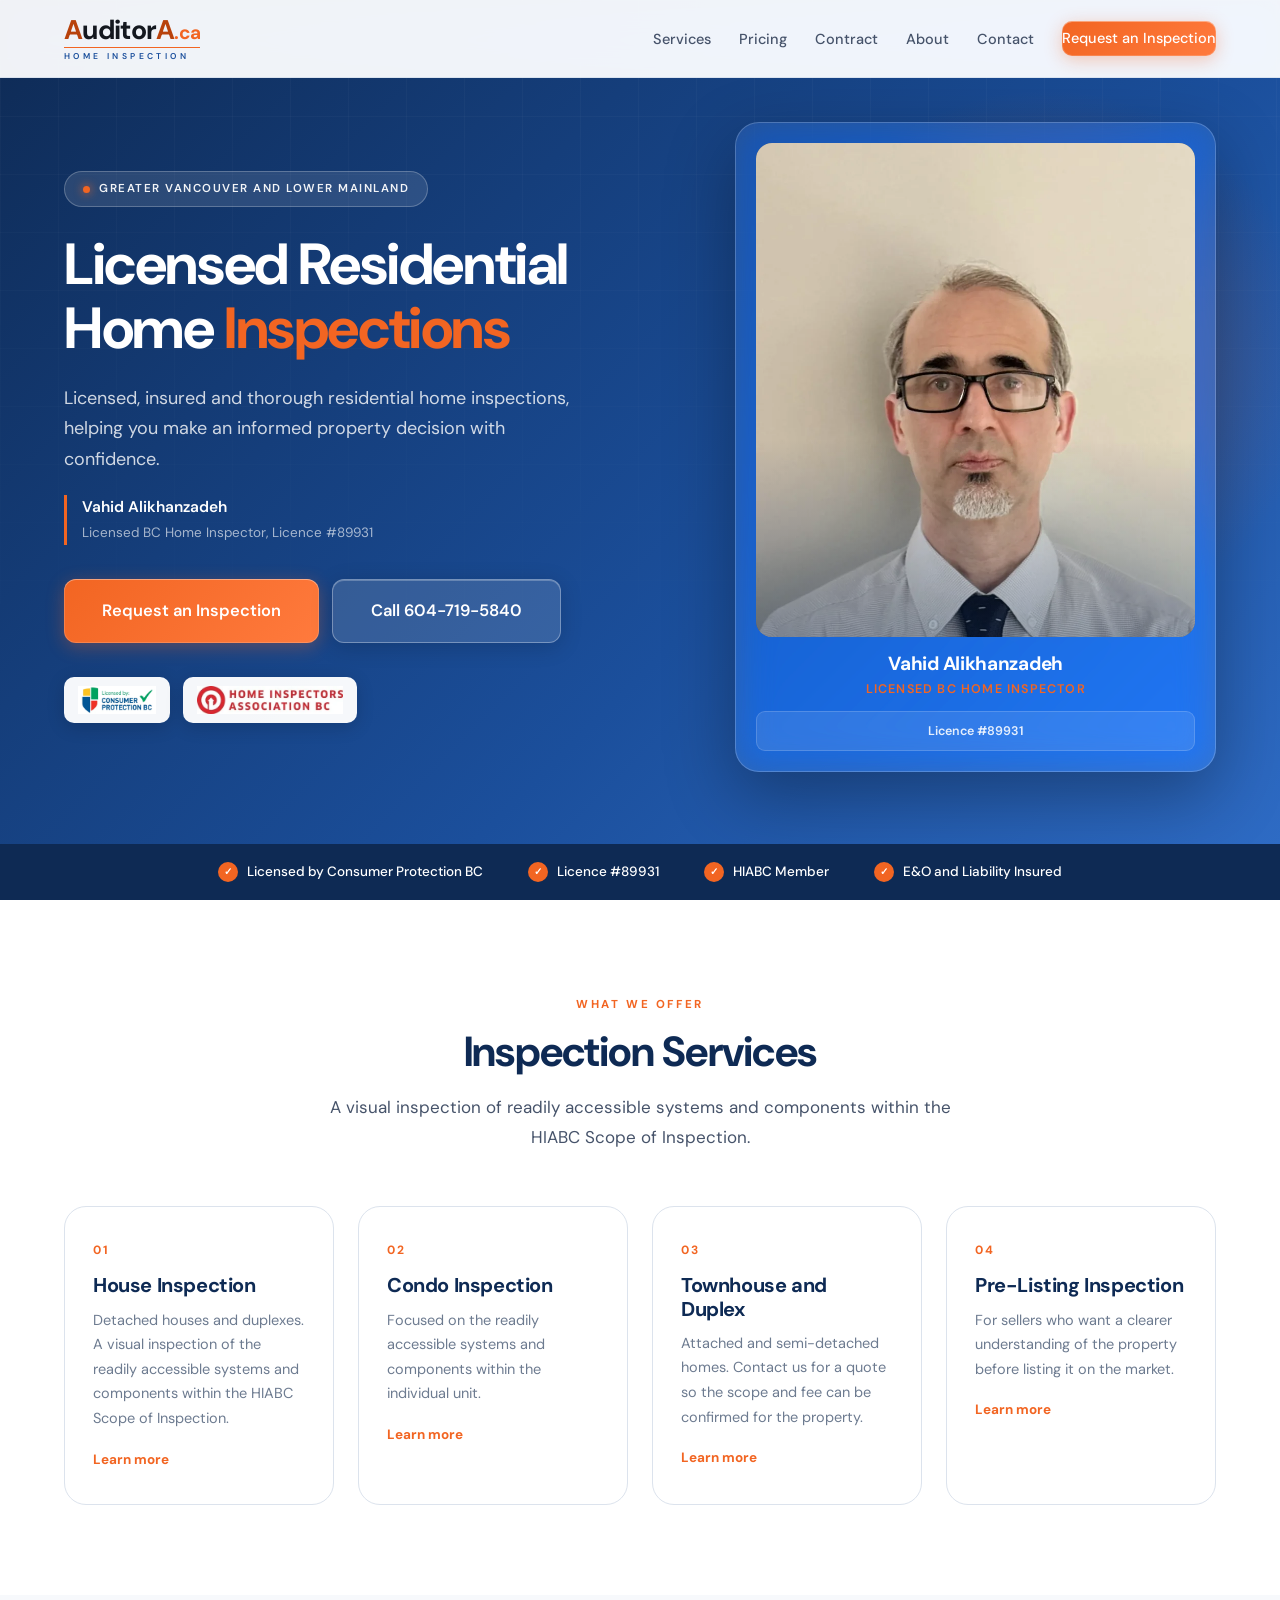
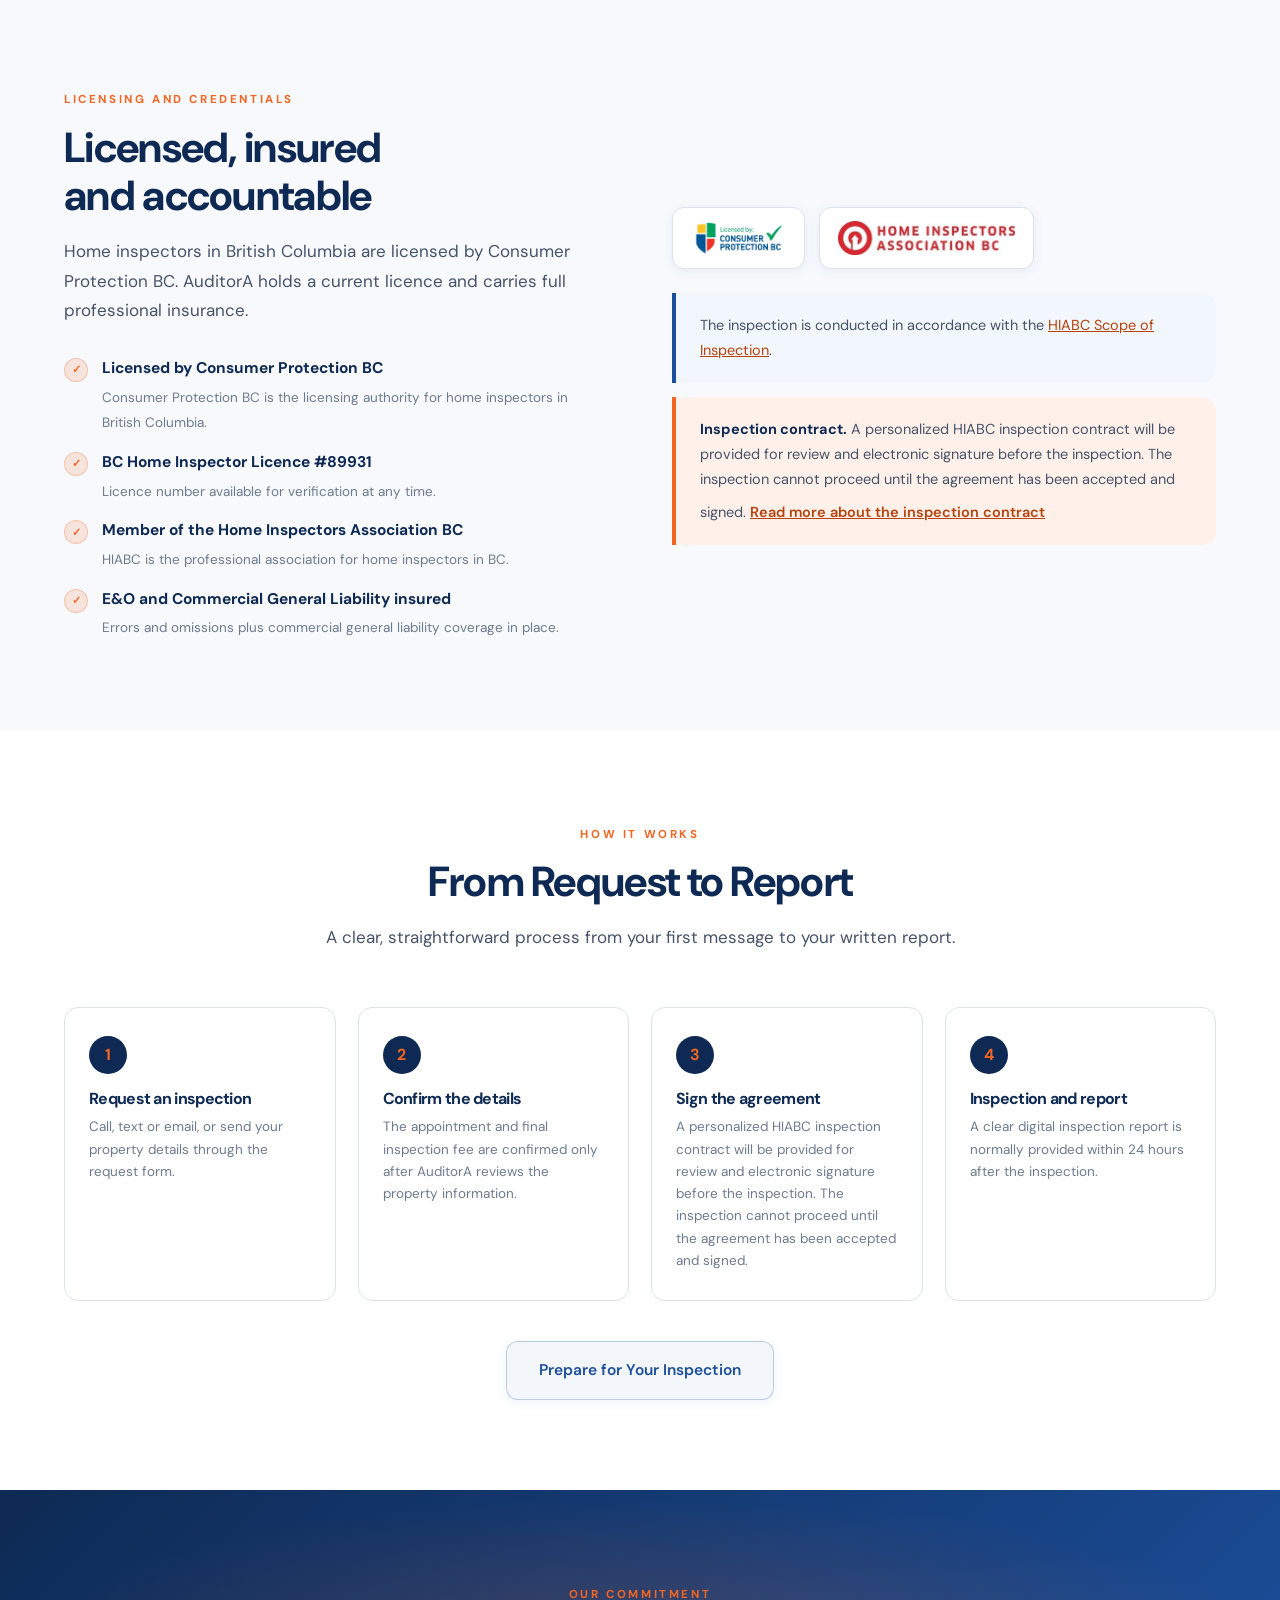
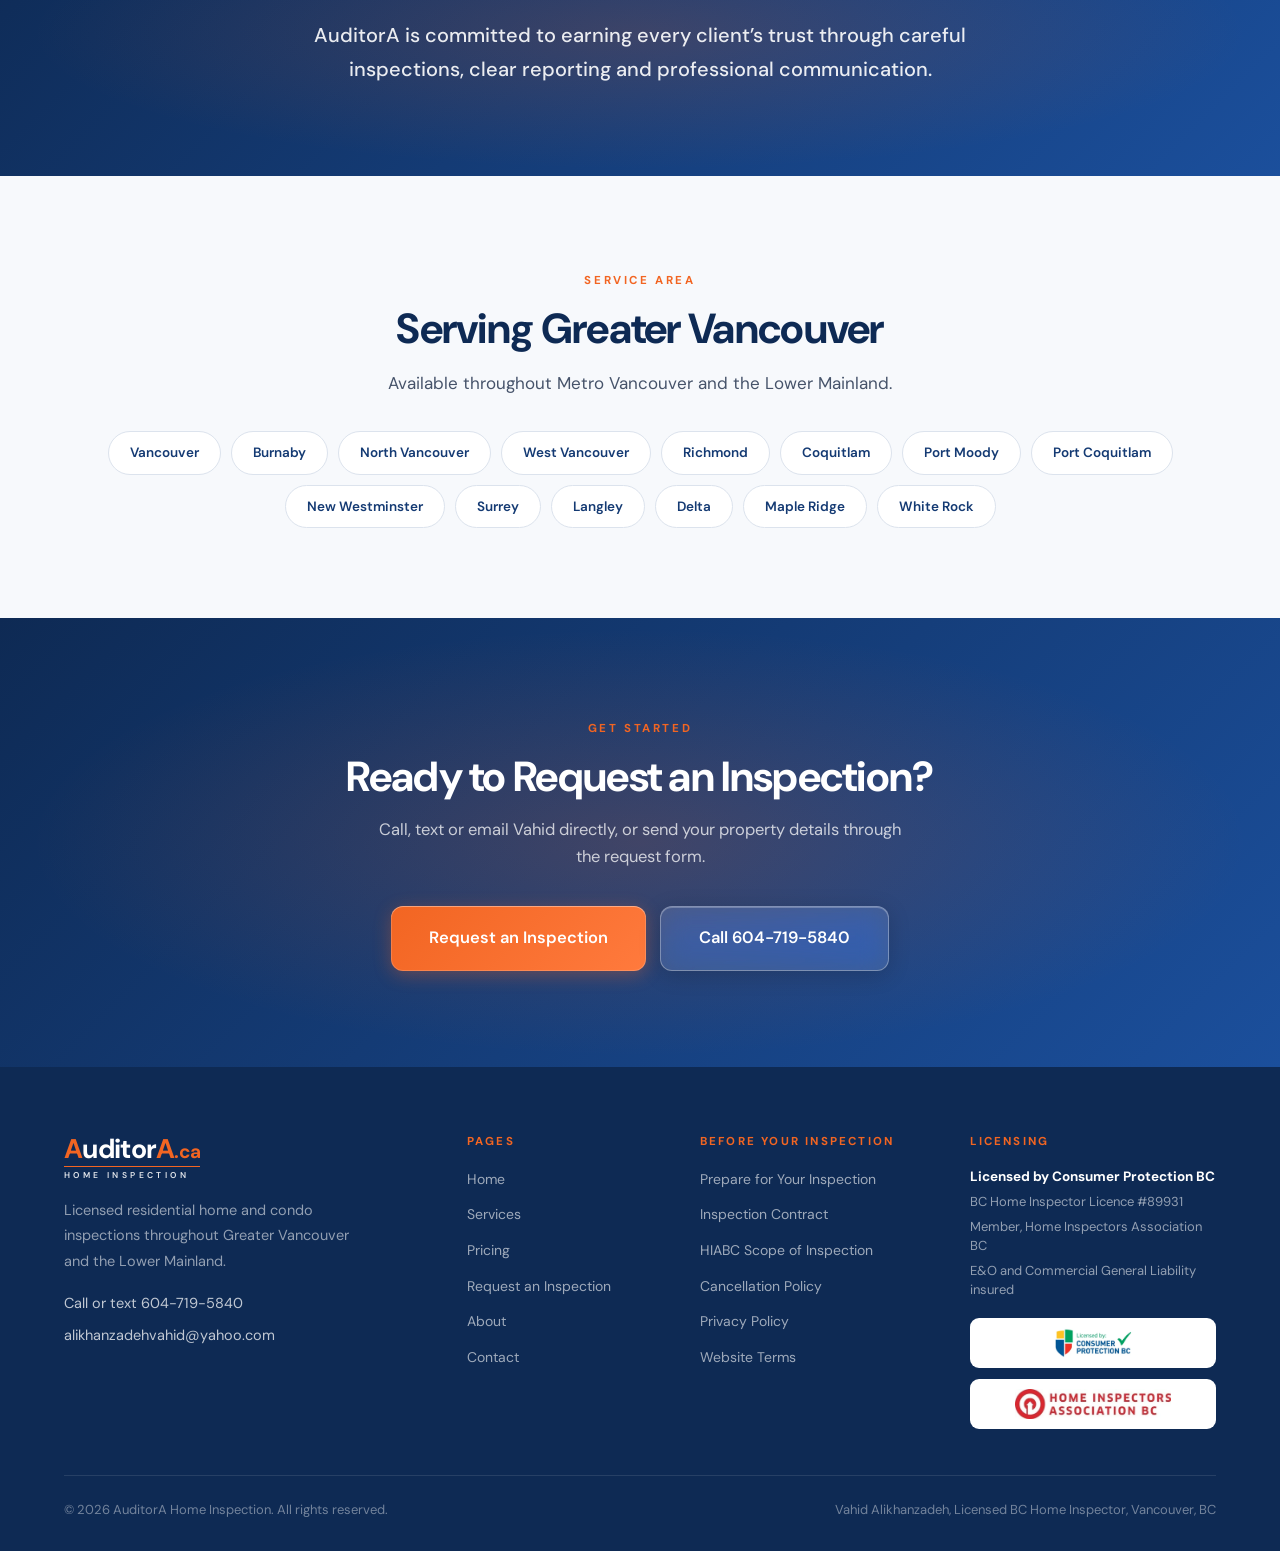
<file: index.html>
<!DOCTYPE html>
<html lang="en">
<head>
<meta charset="UTF-8"/>
<meta name="viewport" content="width=device-width, initial-scale=1.0"/>
<title>Licensed BC Home Inspector in Vancouver | AuditorA Home Inspection</title>
<meta name="description" content="Licensed, insured and thorough residential home inspections in Greater Vancouver by Vahid Alikhanzadeh, Licensed BC Home Inspector, Licence #89931. Call 604-719-5840."/>
<meta property="og:title" content="Licensed BC Home Inspector in Vancouver | AuditorA Home Inspection"/>
<meta property="og:description" content="Licensed, insured and thorough residential home inspections in Greater Vancouver by Vahid Alikhanzadeh, Licensed BC Home Inspector, Licence #89931. Call 604-719-5840."/>
<meta property="og:type" content="website"/>
<link rel="preconnect" href="https://fonts.googleapis.com"/>
<link rel="preconnect" href="https://fonts.gstatic.com" crossorigin/>
<link href="https://fonts.googleapis.com/css2?family=DM+Sans:opsz,wght@9..40,400;9..40,500;9..40,600;9..40,700&display=swap" rel="stylesheet"/>
<link rel="stylesheet" href="styles.css?v=4.1"/>
<style>

.hero {
  position: relative; min-height: 92vh; display: flex; align-items: center;
  padding: 122px 5% 72px;
  background: linear-gradient(135deg, #0E2A54 0%, #1B4F9C 62%, #2E6BC4 100%);
  overflow: hidden;
}
.hero-glow { position: absolute; top: 6%; right: -6%; width: 620px; height: 620px;
  background: radial-gradient(circle, rgba(242,101,34,0.28) 0%, transparent 62%); pointer-events: none; }
.hero-lines { position: absolute; inset: 0;
  background-image: linear-gradient(rgba(255,255,255,0.032) 1px, transparent 1px),
                    linear-gradient(90deg, rgba(255,255,255,0.032) 1px, transparent 1px);
  background-size: 58px 58px;
  mask-image: linear-gradient(to bottom, black 0%, transparent 88%);
  -webkit-mask-image: linear-gradient(to bottom, black 0%, transparent 88%); }
.hero-wrap { position: relative; z-index: 3; max-width: 1180px; margin: 0 auto; width: 100%;
  display: grid; grid-template-columns: 1.12fr 0.88fr; gap: 58px; align-items: center; }
.hero-copy { animation: heroUp 0.9s cubic-bezier(0.2,0.8,0.3,1) both; }
@keyframes heroUp { from { opacity:0; transform: translateY(32px);} to {opacity:1;transform:translateY(0);} }
.hero-pill { display: inline-flex; align-items: center; gap: 9px;
  background: rgba(255,255,255,0.11); backdrop-filter: blur(12px);
  border: 1px solid rgba(255,255,255,0.24); border-radius: 100px; padding: 8px 18px;
  font-size: 11.5px; letter-spacing: 1.5px; text-transform: uppercase;
  color: rgba(255,255,255,0.94); font-weight: 600; margin-bottom: 26px; }
.hero-pill::before { content:''; width:7px;height:7px;background:var(--orange);border-radius:50%;
  box-shadow:0 0 10px var(--orange); }
.hero h1 { font-size: clamp(34px, 5.1vw, 58px); font-weight: 700; color: var(--white);
  line-height: 1.10; letter-spacing: -1.4px; margin-bottom: 22px; }
.hero h1 .accent { color: var(--orange); }
.hero-sub { font-size: 18px; color: rgba(255,255,255,0.80); line-height: 1.7; max-width: 540px; margin-bottom: 20px; }
.hero-byline { display: flex; align-items: center; gap: 12px; margin-bottom: 34px;
  padding-left: 15px; border-left: 3px solid var(--orange); }
.hero-byline strong { color: var(--white); font-size: 15.5px; font-weight: 600; display:block; }
.hero-byline span { color: rgba(255,255,255,0.62); font-size: 13.5px; }
.hero-actions { display: flex; gap: 13px; flex-wrap: wrap; margin-bottom: 34px; }
.hero-chips { display: flex; align-items: center; gap: 13px; flex-wrap: wrap; }
.hero-chip { background: rgba(255,255,255,0.96); border-radius: 10px; padding: 9px 14px;
  display: flex; align-items: center; box-shadow: 0 4px 18px rgba(0,0,0,0.16); }
.hero-chip img { height: 28px; width: auto; object-fit: contain; }

.portrait-card { background: rgba(255,255,255,0.09); backdrop-filter: blur(18px) saturate(160%);
  -webkit-backdrop-filter: blur(18px) saturate(160%);
  border: 1px solid rgba(255,255,255,0.20); border-radius: 24px; padding: 20px;
  box-shadow: 0 24px 70px rgba(0,0,0,0.32);
  animation: heroFade 1.1s ease 0.25s both; }
@keyframes heroFade { from {opacity:0; transform: scale(0.96);} to {opacity:1;transform:scale(1);} }
.portrait-img { border-radius: 16px; overflow: hidden; aspect-ratio: 4/4.5;
  background: var(--blue-dark); margin-bottom: 16px; position: relative; }
.portrait-img img { width:100%; height:100%; object-fit: cover; object-position: center 20%; }
.portrait-img::after { content:''; position:absolute; inset:0;
  background: linear-gradient(to top, rgba(14,42,84,0.42) 0%, transparent 40%); }
.portrait-info { text-align: center; }
.portrait-info h2 { color: var(--white); font-size: 19px; font-weight: 700; margin-bottom: 4px; letter-spacing:-0.3px; }
.portrait-info .role { color: var(--orange); font-size: 12.5px; font-weight: 600;
  letter-spacing: 1.2px; text-transform: uppercase; margin-bottom: 12px; }
.portrait-licence { background: rgba(255,255,255,0.10); border: 1px solid rgba(255,255,255,0.16);
  border-radius: 9px; padding: 9px 12px; font-size: 12.5px; color: rgba(255,255,255,0.88); font-weight: 600; }

.svc-grid { display: grid; grid-template-columns: repeat(auto-fit, minmax(252px,1fr)); gap: 24px; }
.svc-card { background: var(--white); border: 1px solid var(--grey-200); border-radius: var(--radius-lg);
  padding: 34px 28px; text-decoration: none; color: inherit; position: relative; overflow: hidden;
  transition: transform 0.3s cubic-bezier(0.34,1.3,0.64,1), box-shadow 0.3s, border-color 0.3s; display: block; }
.svc-card::after { content:''; position:absolute; bottom:0; left:0; right:0; height:4px;
  background: linear-gradient(90deg, var(--orange), #FF8A50);
  transform: scaleX(0); transform-origin: left; transition: transform 0.35s cubic-bezier(0.4,0,0.2,1); }
.svc-card:hover { transform: translateY(-6px); box-shadow: var(--shadow-lg); border-color: rgba(242,101,34,0.3); }
.svc-card:hover::after { transform: scaleX(1); }
.svc-num { font-size: 12px; font-weight: 700; color: var(--orange); letter-spacing: 2px; margin-bottom: 14px; }
.svc-card p { font-size: 14.5px; color: var(--muted); line-height: 1.7; margin-bottom: 18px; }
.svc-link { font-size: 13.5px; color: var(--orange); font-weight: 700; transition: padding-left 0.25s; }
.svc-card:hover .svc-link { padding-left: 5px; }

.cred-section { background: var(--off-white); }
.cred-inner { display: grid; grid-template-columns: 1fr 1fr; gap: 64px; align-items: center; }

.commit { background: linear-gradient(135deg, var(--blue-deep) 0%, var(--blue) 100%);
  position: relative; overflow: hidden; text-align: center; }
.commit::before { content:''; position:absolute; inset:0;
  background: radial-gradient(ellipse 70% 70% at 50% 50%, rgba(242,101,34,0.18) 0%, transparent 68%); }
.commit-in { position: relative; z-index: 2; max-width: 720px; margin: 0 auto; }
.commit p { font-size: 20px; color: rgba(255,255,255,0.90); line-height: 1.7; font-weight: 500; }

.process-grid { display: grid; grid-template-columns: repeat(auto-fit, minmax(230px,1fr)); gap: 22px; }
.step-card { background: var(--white); border: 1px solid var(--grey-200); border-radius: var(--radius);
  padding: 28px 24px; position: relative; }
.step-n { width: 38px; height: 38px; background: var(--blue-deep); color: var(--orange);
  border-radius: 50%; display: flex; align-items: center; justify-content: center;
  font-weight: 700; font-size: 16px; margin-bottom: 16px; }
.step-card h3 { font-size: 16px; font-weight: 700; color: var(--blue-deep); margin-bottom: 8px; }
.step-card p { font-size: 13.5px; color: var(--muted); line-height: 1.65; }

.areas { background: var(--off-white); text-align: center; }
.area-chips { display: flex; flex-wrap: wrap; gap: 10px; justify-content: center; margin-top: 32px; }
.area-chip { background: var(--white); border: 1px solid var(--grey-200); border-radius: 100px;
  padding: 10px 21px; font-size: 13.5px; color: var(--blue-dark); font-weight: 600;
  transition: background 0.25s, border-color 0.25s, transform 0.2s, color 0.25s; }
.area-chip:hover { background: var(--orange); border-color: var(--orange); color: #fff; transform: translateY(-3px); }

.cta { background: linear-gradient(135deg, var(--blue-deep) 0%, var(--blue) 100%);
  text-align: center; position: relative; overflow: hidden; padding: 96px 5%; }
.cta::before { content:''; position:absolute; inset:0;
  background: radial-gradient(ellipse 70% 70% at 50% 50%, rgba(242,101,34,0.20) 0%, transparent 68%); }
.cta-in { position:relative; z-index:2; }
.cta h2 { color: var(--white); }
.cta p { color: rgba(255,255,255,0.74); font-size: 16.5px; max-width: 540px; margin: 0 auto 36px; }
.cta-btns { display:flex; gap:14px; justify-content:center; flex-wrap:wrap; }

@media (max-width: 1040px) {
  .hero-wrap { grid-template-columns: 1fr; gap: 46px; }
  .portrait-card { max-width: 380px; }
  .cred-inner { grid-template-columns: 1fr; gap: 44px; }
}
@media (max-width: 640px) {
  .hero { padding: 106px 5% 58px; min-height: auto; }
  .hero h1 { font-size: 33px; letter-spacing:-1px; }
  .hero-actions { flex-direction: column; }
}

</style>
</head>
<body>

<nav>
  <a href="index.html" class="nav-logo" aria-label="AuditorA Home Inspection, home page">
    <div class="wordmark"><div class="wm-name"><span class="wm-a">A</span>uditor<span class="wm-a">A</span><span class="wm-tld">.ca</span></div><div class="wm-sub">Home Inspection</div></div>
  </a>
  <ul class="nav-links">
    <li><a href="services.html">Services</a></li>
    <li><a href="pricing.html">Pricing</a></li>
    <li><a href="agreement.html">Contract</a></li>
    <li><a href="about.html">About</a></li>
    <li><a href="contact.html">Contact</a></li>
    <li><a href="request.html" class="btn btn-primary btn-nav">Request an Inspection</a></li>
  </ul>
  <button class="hamburger" id="hamburger" onclick="toggleMenu()" aria-label="Open menu" aria-expanded="false">
    <span></span><span></span><span></span>
  </button>
</nav>
<div class="mobile-menu" id="mobileMenu">
  <a href="services.html">Services</a>
  <a href="pricing.html">Pricing</a>
  <a href="agreement.html">Contract</a>
  <a href="about.html">About</a>
  <a href="contact.html">Contact</a>
  <a href="prepare.html">Prepare for Your Inspection</a>
  <a href="request.html" class="btn btn-primary">Request an Inspection</a>
</div>


<section class="hero">
  <div class="hero-lines"></div>
  <div class="hero-glow"></div>
  <div class="hero-wrap">
    <div class="hero-copy">
      <div class="hero-pill">Greater Vancouver and Lower Mainland</div>
      <h1>Licensed Residential<br>Home <span class="accent">Inspections</span></h1>
      <p class="hero-sub">
        Licensed, insured and thorough residential home inspections, helping you make an
        informed property decision with confidence.
      </p>
      <div class="hero-byline">
        <div>
          <strong>Vahid Alikhanzadeh</strong>
          <span>Licensed BC Home Inspector, Licence #89931</span>
        </div>
      </div>
      <div class="hero-actions">
        <a href="request.html" class="btn btn-primary btn-lg">Request an Inspection</a>
        <a href="tel:6047195840" class="btn btn-glass btn-lg">Call 604-719-5840</a>
      </div>
      <div class="hero-chips">
        <div class="hero-chip"><img src="images/badge-cpbc.webp" alt="Licensed by Consumer Protection BC" loading="lazy" decoding="async"/></div>
        <div class="hero-chip"><img src="images/badge-hiabc-wide.webp" alt="Member of the Home Inspectors Association BC" loading="lazy" decoding="async"/></div>
      </div>
    </div>

    <div class="portrait-card">
      <div class="portrait-img">
        <img src="images/headshot.webp" alt="Licensed BC home inspector Vahid Alikhanzadeh." fetchpriority="high" decoding="async"/>
      </div>
      <div class="portrait-info">
        <h2>Vahid Alikhanzadeh</h2>
        <div class="role">Licensed BC Home Inspector</div>
        <div class="portrait-licence">Licence #89931</div>
      </div>
    </div>
  </div>
</section>

<div class="trust-strip">
  <div class="trust-item"><span class="ti-check" aria-hidden="true">&#10003;</span> Licensed by Consumer Protection BC</div>
  <div class="trust-item"><span class="ti-check" aria-hidden="true">&#10003;</span> Licence #89931</div>
  <div class="trust-item"><span class="ti-check" aria-hidden="true">&#10003;</span> HIABC Member</div>
  <div class="trust-item"><span class="ti-check" aria-hidden="true">&#10003;</span> E&amp;O and Liability Insured</div>
</div>

<section class="services">
  <div class="container">
    <div class="section-head center reveal">
      <div class="eyebrow">What We Offer</div>
      <h2 class="h-section">Inspection Services</h2>
      <p class="lead">A visual inspection of readily accessible systems and components within the HIABC Scope of Inspection.</p>
    </div>
    <div class="svc-grid" data-stagger>
      <a href="services.html#house" class="svc-card reveal">
        <div class="svc-num">01</div>
        <h3 class="h-card">House Inspection</h3>
        <p>Detached houses and duplexes. A visual inspection of the readily accessible systems and
           components within the HIABC Scope of Inspection.</p>
        <div class="svc-link">Learn more</div>
      </a>
      <a href="services.html#condo" class="svc-card reveal">
        <div class="svc-num">02</div>
        <h3 class="h-card">Condo Inspection</h3>
        <p>Focused on the readily accessible systems and components within the individual unit.</p>
        <div class="svc-link">Learn more</div>
      </a>
      <a href="services.html#townhouse" class="svc-card reveal">
        <div class="svc-num">03</div>
        <h3 class="h-card">Townhouse and Duplex</h3>
        <p>Attached and semi-detached homes. Contact us for a quote so the scope and fee can be
           confirmed for the property.</p>
        <div class="svc-link">Learn more</div>
      </a>
      <a href="services.html#prelisting" class="svc-card reveal">
        <div class="svc-num">04</div>
        <h3 class="h-card">Pre-Listing Inspection</h3>
        <p>For sellers who want a clearer understanding of the property before listing it on the market.</p>
        <div class="svc-link">Learn more</div>
      </a>
    </div>
  </div>
</section>

<section class="cred-section">
  <div class="container">
    <div class="cred-inner">
      <div class="reveal">
        <div class="eyebrow">Licensing and Credentials</div>
        <h2 class="h-section">Licensed, insured<br>and accountable</h2>
        <p class="lead" style="margin-bottom:30px;">
          Home inspectors in British Columbia are licensed by Consumer Protection BC. AuditorA holds a
          current licence and carries full professional insurance.
        </p>
      <div class="cred-list">
        <div class="cred-row">
          <span class="cred-check" aria-hidden="true">&#10003;</span>
          <div><strong>Licensed by Consumer Protection BC</strong><span>Consumer Protection BC is the licensing authority for home inspectors in British Columbia.</span></div>
        </div>
        <div class="cred-row">
          <span class="cred-check" aria-hidden="true">&#10003;</span>
          <div><strong>BC Home Inspector Licence #89931</strong><span>Licence number available for verification at any time.</span></div>
        </div>
        <div class="cred-row">
          <span class="cred-check" aria-hidden="true">&#10003;</span>
          <div><strong>Member of the Home Inspectors Association BC</strong><span>HIABC is the professional association for home inspectors in BC.</span></div>
        </div>
        <div class="cred-row">
          <span class="cred-check" aria-hidden="true">&#10003;</span>
          <div><strong>E&amp;O and Commercial General Liability insured</strong><span>Errors and omissions plus commercial general liability coverage in place.</span></div>
        </div>
      </div>
      </div>
      <div class="reveal">
      <div class="cred-logos">
        <div class="cred-logo"><img src="images/badge-cpbc.webp" alt="Licensed by Consumer Protection BC" loading="lazy" decoding="async"/></div>
        <div class="cred-logo"><img src="images/badge-hiabc-wide.webp" alt="Member of the Home Inspectors Association BC" loading="lazy" decoding="async"/></div>
      </div>
        <div class="note-box" style="margin-top:24px;">
          The inspection is conducted in accordance with the <a href="https://hiabc.ca/about-us/scope-of-inspection/" target="_blank" rel="noopener">HIABC Scope of Inspection</a>.
        </div>
        <div class="note-box orange" style="margin-top:14px;">
          <strong>Inspection contract.</strong> A personalized HIABC inspection contract will be provided for review and electronic signature before the inspection. The inspection cannot proceed until the agreement has been accepted and signed.
          <a href="agreement.html" style="display:inline-block;margin-top:8px;font-weight:600;">Read more about the inspection contract</a>
        </div>
      </div>
    </div>
  </div>
</section>

<section class="process">
  <div class="container">
    <div class="section-head center reveal">
      <div class="eyebrow">How It Works</div>
      <h2 class="h-section">From Request to Report</h2>
      <p class="lead">A clear, straightforward process from your first message to your written report.</p>
    </div>
    <div class="process-grid" data-stagger>
      <div class="step-card reveal">
        <div class="step-n">1</div>
        <h3>Request an inspection</h3>
        <p>Call, text or email, or send your property details through the request form.</p>
      </div>
      <div class="step-card reveal">
        <div class="step-n">2</div>
        <h3>Confirm the details</h3>
        <p>The appointment and final inspection fee are confirmed only after AuditorA reviews the property information.</p>
      </div>
      <div class="step-card reveal">
        <div class="step-n">3</div>
        <h3>Sign the agreement</h3>
        <p>A personalized HIABC inspection contract will be provided for review and electronic signature before the inspection. The inspection cannot proceed until the agreement has been accepted and signed.</p>
      </div>
      <div class="step-card reveal">
        <div class="step-n">4</div>
        <h3>Inspection and report</h3>
        <p>A clear digital inspection report is normally provided within 24 hours after the inspection.</p>
      </div>
    </div>
    <div class="center" style="margin-top:40px;">
      <a href="prepare.html" class="btn btn-ghost">Prepare for Your Inspection</a>
    </div>
  </div>
</section>

<section class="commit">
  <div class="commit-in reveal">
    <div class="eyebrow">Our Commitment</div>
    <p>AuditorA is committed to earning every client’s trust through careful inspections, clear reporting and professional communication.</p>
  </div>
</section>

<section class="areas">
  <div class="container reveal">
    <div class="eyebrow">Service Area</div>
    <h2 class="h-section">Serving Greater Vancouver</h2>
    <p class="lead" style="max-width:560px;margin:0 auto;">
      Available throughout Metro Vancouver and the Lower Mainland.
    </p>
    <div class="area-chips">
      <div class="area-chip">Vancouver</div><div class="area-chip">Burnaby</div>
      <div class="area-chip">North Vancouver</div><div class="area-chip">West Vancouver</div>
      <div class="area-chip">Richmond</div><div class="area-chip">Coquitlam</div>
      <div class="area-chip">Port Moody</div><div class="area-chip">Port Coquitlam</div>
      <div class="area-chip">New Westminster</div><div class="area-chip">Surrey</div>
      <div class="area-chip">Langley</div><div class="area-chip">Delta</div>
      <div class="area-chip">Maple Ridge</div><div class="area-chip">White Rock</div>
    </div>
  </div>
</section>

<section class="cta">
  <div class="cta-in reveal">
    <div class="eyebrow">Get Started</div>
    <h2 class="h-section">Ready to Request an Inspection?</h2>
    <p>Call, text or email Vahid directly, or send your property details through the request form.</p>
    <div class="cta-btns">
      <a href="request.html" class="btn btn-primary btn-lg">Request an Inspection</a>
      <a href="tel:6047195840" class="btn btn-glass btn-lg">Call 604-719-5840</a>
    </div>
  </div>
</section>


<footer>
  <div class="container">
    <div class="footer-grid">
      <div class="footer-brand">
        <a href="index.html" style="text-decoration:none;display:inline-block;">
          <div class="wordmark light"><div class="wm-name"><span class="wm-a">A</span>uditor<span class="wm-a">A</span><span class="wm-tld">.ca</span></div><div class="wm-sub">Home Inspection</div></div>
        </a>
        <p>Licensed residential home and condo inspections throughout Greater Vancouver and the Lower Mainland.</p>
        <div class="footer-contact">
          <a href="tel:6047195840">Call or text 604-719-5840</a>
          <a href="mailto:alikhanzadehvahid@yahoo.com">alikhanzadehvahid@yahoo.com</a>
        </div>
      </div>

      <div class="footer-col">
        <h4>Pages</h4>
        <ul>
          <li><a href="index.html">Home</a></li>
          <li><a href="services.html">Services</a></li>
          <li><a href="pricing.html">Pricing</a></li>
          <li><a href="request.html">Request an Inspection</a></li>
          <li><a href="about.html">About</a></li>
          <li><a href="contact.html">Contact</a></li>
        </ul>
      </div>

      <div class="footer-col">
        <h4>Before Your Inspection</h4>
        <ul>
          <li><a href="prepare.html">Prepare for Your Inspection</a></li>
          <li><a href="agreement.html">Inspection Contract</a></li>
          <li><a href="https://hiabc.ca/about-us/scope-of-inspection/" target="_blank" rel="noopener">HIABC Scope of Inspection</a></li>
          <li><a href="cancellation.html">Cancellation Policy</a></li>
          <li><a href="privacy.html">Privacy Policy</a></li>
          <li><a href="terms.html">Website Terms</a></li>
        </ul>
      </div>

      <div class="footer-col">
        <h4>Licensing</h4>
        <div class="footer-cred">
          <strong>Licensed by Consumer Protection BC</strong>
          <span>BC Home Inspector Licence #89931</span>
          <span>Member, Home Inspectors Association BC</span>
          <span>E&amp;O and Commercial General Liability insured</span>
        </div>
        <div class="footer-badges">
          <div class="footer-badge"><img src="images/badge-cpbc.webp" alt="Licensed by Consumer Protection BC" loading="lazy" decoding="async"/></div>
          <div class="footer-badge"><img src="images/badge-hiabc-wide.webp" alt="Home Inspectors Association BC" loading="lazy" decoding="async"/></div>
        </div>
      </div>
    </div>

    <div class="footer-bottom">
      <span>&copy; 2026 AuditorA Home Inspection. All rights reserved.</span>
      <span>Vahid Alikhanzadeh, Licensed BC Home Inspector, Vancouver, BC</span>
    </div>
  </div>
</footer>

<script src="script.js?v=4.1"></script>
<!-- Cloudflare Web Analytics --><script defer src="https://static.cloudflareinsights.com/beacon.min.js" data-cf-beacon='{"token": "b3aedcc70441407d8560815a5f0ff880"}'></script><!-- End Cloudflare Web Analytics -->
</body>
</html>
</file>
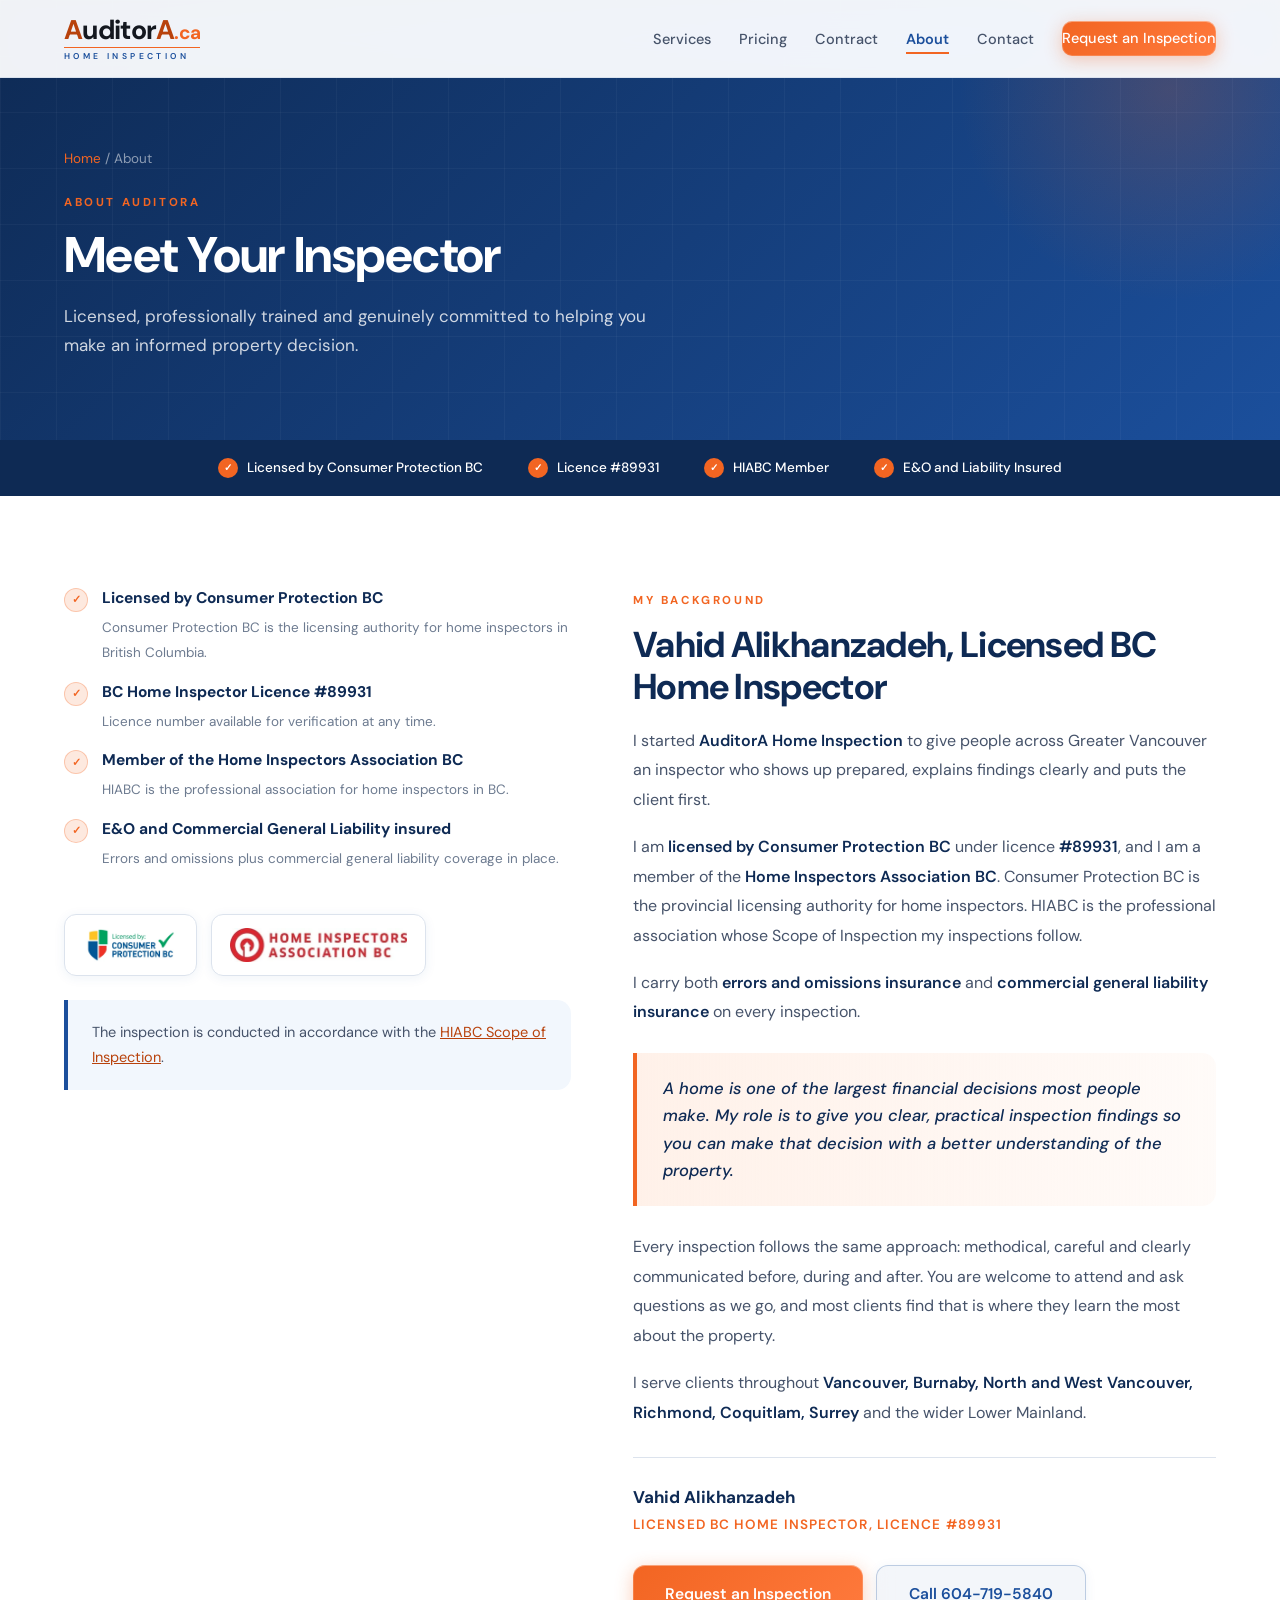
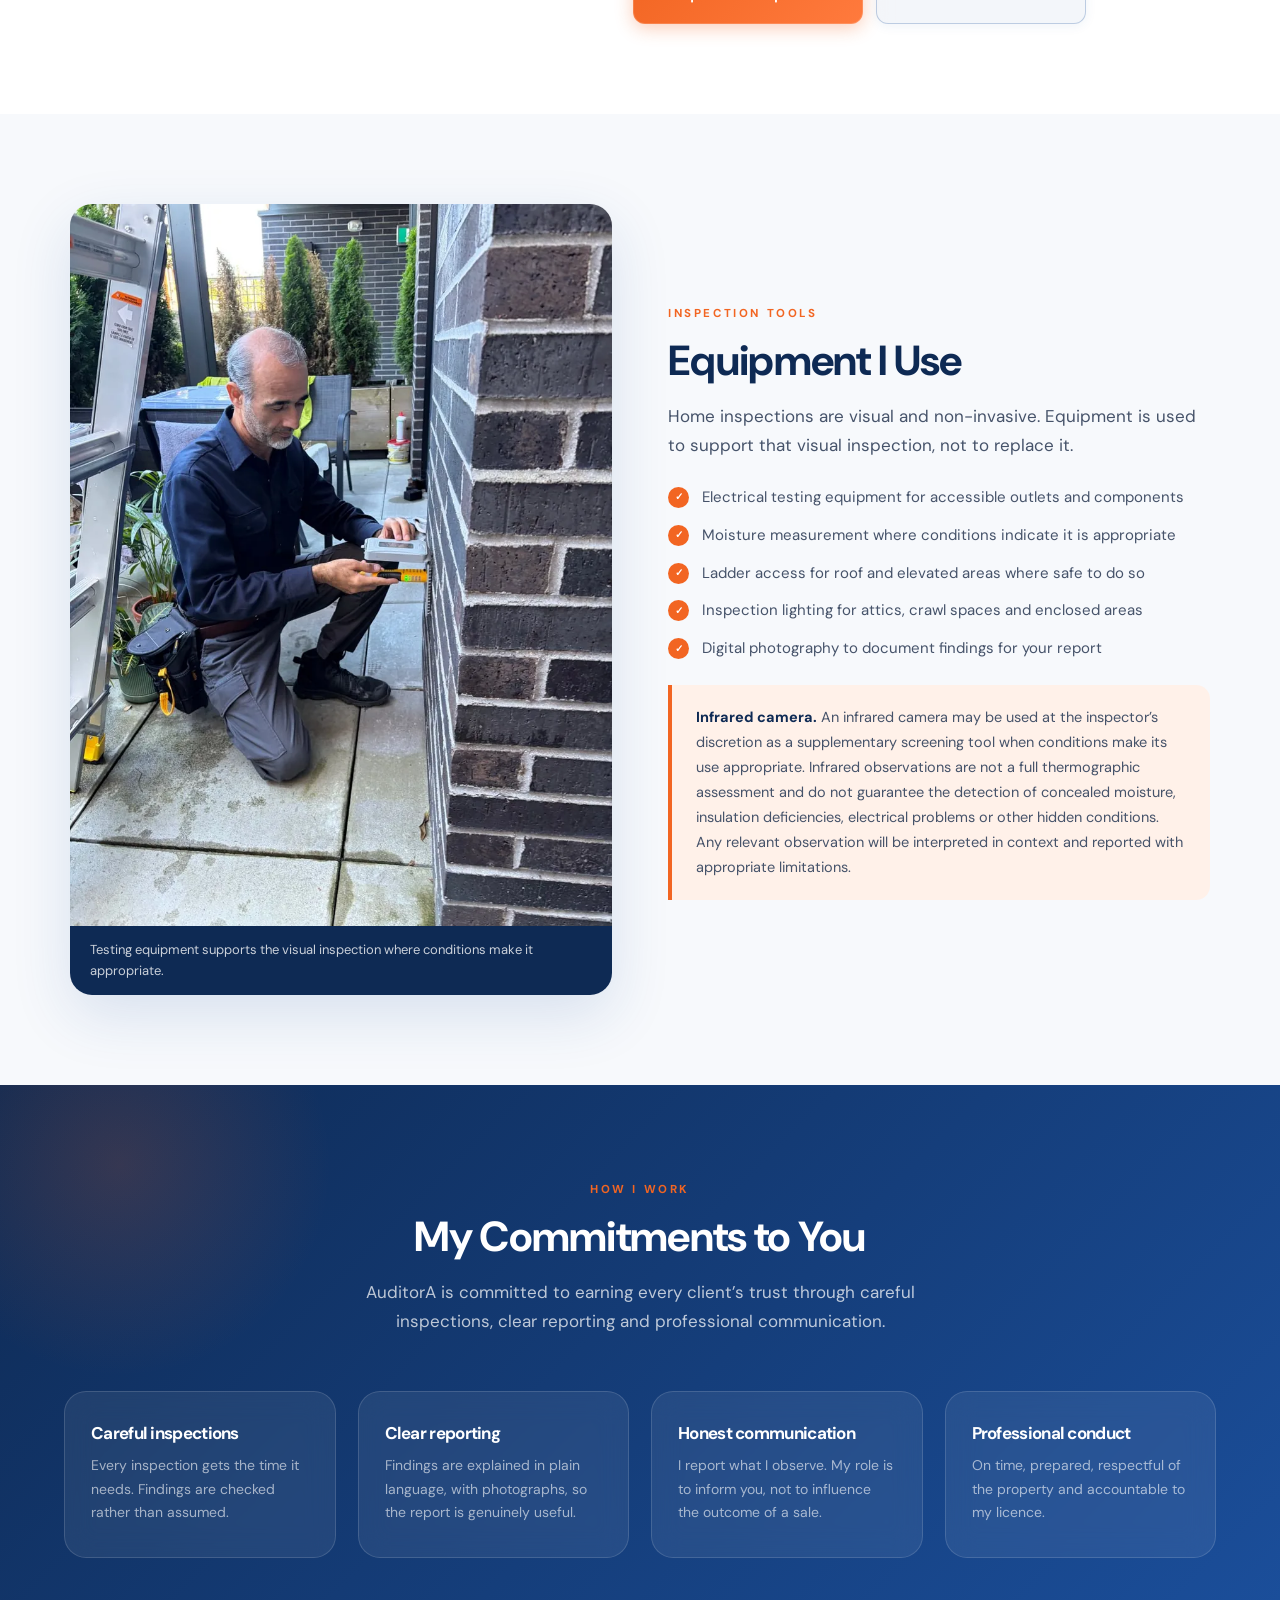
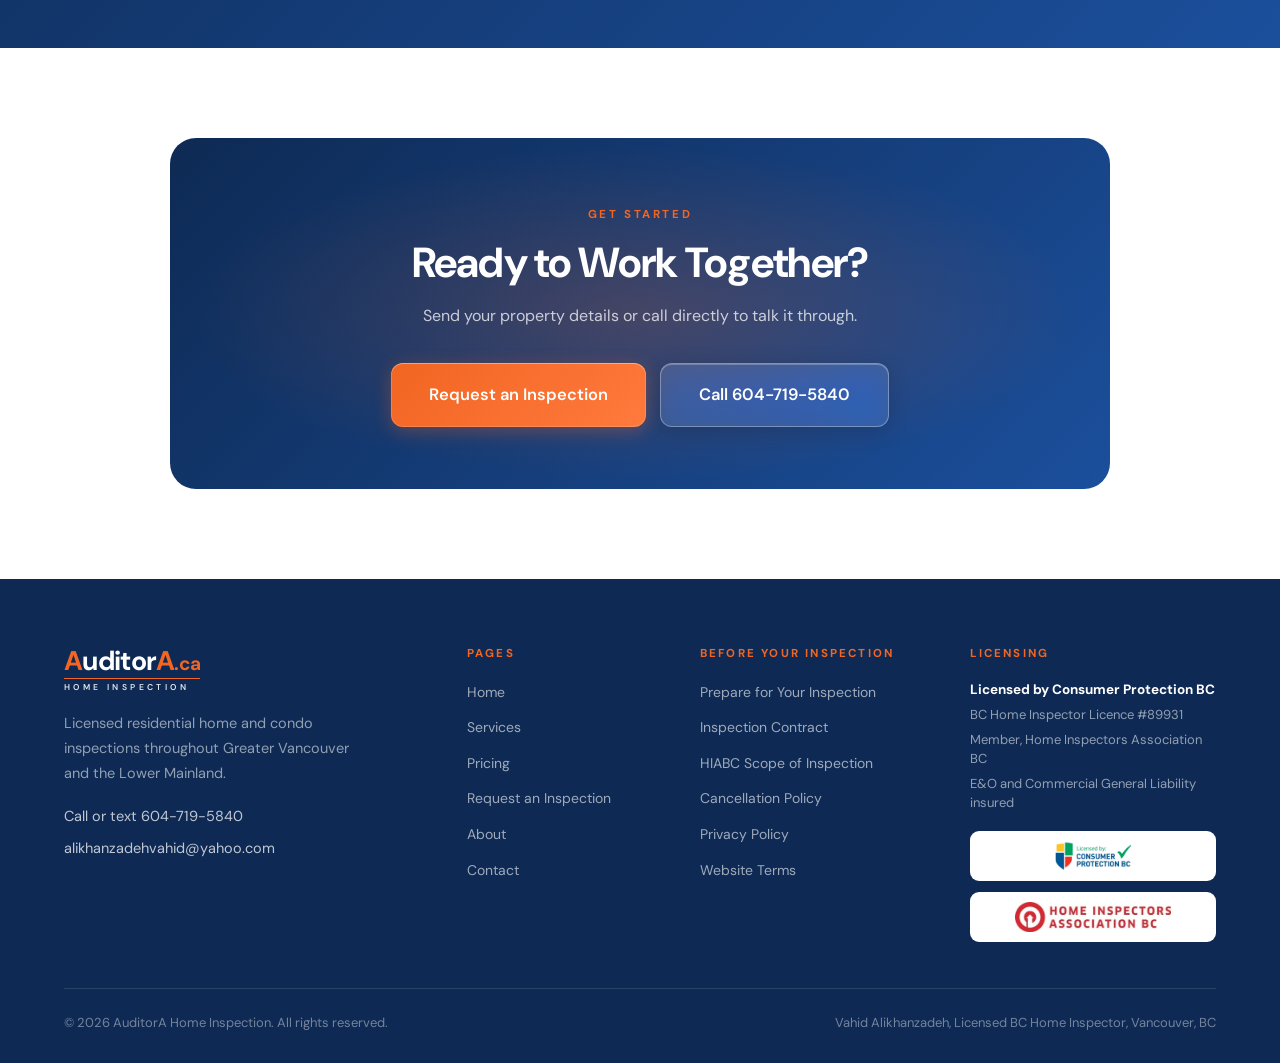
<file: about.html>
<!DOCTYPE html>
<html lang="en">
<head>
<meta charset="UTF-8"/>
<meta name="viewport" content="width=device-width, initial-scale=1.0"/>
<title>About Vahid Alikhanzadeh | AuditorA Home Inspection Vancouver</title>
<meta name="description" content="Vahid Alikhanzadeh is a Licensed BC Home Inspector, Licence #89931, licensed by Consumer Protection BC and a member of the Home Inspectors Association BC."/>
<meta property="og:title" content="About Vahid Alikhanzadeh | AuditorA Home Inspection Vancouver"/>
<meta property="og:description" content="Vahid Alikhanzadeh is a Licensed BC Home Inspector, Licence #89931, licensed by Consumer Protection BC and a member of the Home Inspectors Association BC."/>
<meta property="og:type" content="website"/>
<link rel="preconnect" href="https://fonts.googleapis.com"/>
<link rel="preconnect" href="https://fonts.gstatic.com" crossorigin/>
<link href="https://fonts.googleapis.com/css2?family=DM+Sans:opsz,wght@9..40,400;9..40,500;9..40,600;9..40,700&display=swap" rel="stylesheet"/>
<link rel="stylesheet" href="styles.css?v=4.1"/>
<style>

.about-main { background: var(--white); }
.about-inner { display: grid; grid-template-columns: 1fr 1.15fr; gap: 62px; align-items: start; }
.about-side { display: flex; flex-direction: column; gap: 18px; position: sticky; top: 100px; }
.about-story h2 { font-size: clamp(25px,3vw,36px); font-weight: 700; color: var(--blue-deep);
  margin-bottom: 18px; }
.about-story p { font-size: 16px; color: var(--text-mid); line-height: 1.84; margin-bottom: 18px; }
.about-story p strong { color: var(--blue-deep); font-weight: 600; }
.about-quote { border-left: 4px solid var(--orange);
  background: linear-gradient(90deg, var(--orange-light) 0%, rgba(255,241,233,0.3) 100%);
  border-radius: 0 14px 14px 0; padding: 22px 26px; margin: 26px 0;
  font-size: 16.5px; color: var(--blue-deep); line-height: 1.66; font-weight: 500; font-style: italic; }
.signature { margin-top: 30px; padding-top: 26px; border-top: 1px solid var(--grey-200); }
.signature strong { display: block; font-size: 17px; font-weight: 700; color: var(--blue-deep); }
.signature span { font-size: 13.5px; color: var(--orange); font-weight: 600;
  letter-spacing: 1.1px; text-transform: uppercase; }
.tools-section { background: var(--off-white); }
.tools-inner { display: grid; grid-template-columns: 1fr 1fr; gap: 56px; align-items: center;
  max-width: 1140px; margin: 0 auto; }
.values { background: linear-gradient(135deg, var(--blue-deep) 0%, var(--blue) 100%);
  position: relative; overflow: hidden; }
.values::before { content:''; position:absolute; top:-150px; left:-110px; width:460px; height:460px;
  background: radial-gradient(circle, rgba(242,101,34,0.17) 0%, transparent 65%); }
.values .container { position: relative; z-index: 2; }
.values h2 { color: var(--white); }
.values .lead { color: rgba(255,255,255,0.72); }
.val-grid { display: grid; grid-template-columns: repeat(auto-fit, minmax(225px,1fr));
  gap: 22px; margin-top: 46px; }
.val-card { background: rgba(255,255,255,0.07); backdrop-filter: blur(14px);
  border: 1px solid rgba(255,255,255,0.14); border-radius: var(--radius-lg); padding: 32px 26px;
  transition: background 0.3s, border-color 0.3s, transform 0.3s; }
.val-card:hover { background: rgba(255,255,255,0.12); border-color: rgba(255,255,255,0.28);
  transform: translateY(-5px); }
.val-card h3 { color: var(--white); font-size: 17px; font-weight: 700; margin-bottom: 10px; }
.val-card p { color: rgba(255,255,255,0.60); font-size: 14px; line-height: 1.7; }
.cta { background: var(--white); text-align: center; }
.cta-box { background: linear-gradient(135deg, var(--blue-deep) 0%, var(--blue) 100%);
  border-radius: 26px; padding: 62px 40px; position: relative; overflow: hidden;
  max-width: 940px; margin: 0 auto; }
.cta-box::before { content:''; position:absolute; inset:0;
  background: radial-gradient(ellipse 70% 70% at 50% 50%, rgba(242,101,34,0.22) 0%, transparent 68%); }
.cta-box-in { position: relative; z-index: 2; }
.cta-box h2 { color: var(--white); }
.cta-box p { color: rgba(255,255,255,0.74); font-size: 16px; max-width: 520px; margin: 0 auto 34px; }
.cta-btns { display: flex; gap: 14px; justify-content: center; flex-wrap: wrap; }
@media(max-width:1000px){
  .about-inner { grid-template-columns: 1fr; gap: 40px; }
  .about-side { position: static; max-width: 460px; }
  .tools-inner { grid-template-columns: 1fr; gap: 40px; }
}

</style>
</head>
<body>

<nav>
  <a href="index.html" class="nav-logo" aria-label="AuditorA Home Inspection, home page">
    <div class="wordmark"><div class="wm-name"><span class="wm-a">A</span>uditor<span class="wm-a">A</span><span class="wm-tld">.ca</span></div><div class="wm-sub">Home Inspection</div></div>
  </a>
  <ul class="nav-links">
    <li><a href="services.html">Services</a></li>
    <li><a href="pricing.html">Pricing</a></li>
    <li><a href="agreement.html">Contract</a></li>
    <li><a href="about.html" class="active">About</a></li>
    <li><a href="contact.html">Contact</a></li>
    <li><a href="request.html" class="btn btn-primary btn-nav">Request an Inspection</a></li>
  </ul>
  <button class="hamburger" id="hamburger" onclick="toggleMenu()" aria-label="Open menu" aria-expanded="false">
    <span></span><span></span><span></span>
  </button>
</nav>
<div class="mobile-menu" id="mobileMenu">
  <a href="services.html">Services</a>
  <a href="pricing.html">Pricing</a>
  <a href="agreement.html">Contract</a>
  <a href="about.html">About</a>
  <a href="contact.html">Contact</a>
  <a href="prepare.html">Prepare for Your Inspection</a>
  <a href="request.html" class="btn btn-primary">Request an Inspection</a>
</div>


<div class="page-hero">
  <div class="page-hero-inner">
    <div class="crumb"><a href="index.html">Home</a> / About</div>
    <div class="eyebrow">About AuditorA</div>
    <h1>Meet Your Inspector</h1>
    <p>Licensed, professionally trained and genuinely committed to helping you make an informed
       property decision.</p>
  </div>
</div>

<div class="trust-strip">
  <div class="trust-item"><span class="ti-check" aria-hidden="true">&#10003;</span> Licensed by Consumer Protection BC</div>
  <div class="trust-item"><span class="ti-check" aria-hidden="true">&#10003;</span> Licence #89931</div>
  <div class="trust-item"><span class="ti-check" aria-hidden="true">&#10003;</span> HIABC Member</div>
  <div class="trust-item"><span class="ti-check" aria-hidden="true">&#10003;</span> E&amp;O and Liability Insured</div>
</div>

<section class="about-main">
  <div class="container">
    <div class="about-inner">
      <div class="about-side reveal">
      <div class="cred-list">
        <div class="cred-row">
          <span class="cred-check" aria-hidden="true">&#10003;</span>
          <div><strong>Licensed by Consumer Protection BC</strong><span>Consumer Protection BC is the licensing authority for home inspectors in British Columbia.</span></div>
        </div>
        <div class="cred-row">
          <span class="cred-check" aria-hidden="true">&#10003;</span>
          <div><strong>BC Home Inspector Licence #89931</strong><span>Licence number available for verification at any time.</span></div>
        </div>
        <div class="cred-row">
          <span class="cred-check" aria-hidden="true">&#10003;</span>
          <div><strong>Member of the Home Inspectors Association BC</strong><span>HIABC is the professional association for home inspectors in BC.</span></div>
        </div>
        <div class="cred-row">
          <span class="cred-check" aria-hidden="true">&#10003;</span>
          <div><strong>E&amp;O and Commercial General Liability insured</strong><span>Errors and omissions plus commercial general liability coverage in place.</span></div>
        </div>
      </div>
      <div class="cred-logos">
        <div class="cred-logo"><img src="images/badge-cpbc.webp" alt="Licensed by Consumer Protection BC" loading="lazy" decoding="async"/></div>
        <div class="cred-logo"><img src="images/badge-hiabc-wide.webp" alt="Member of the Home Inspectors Association BC" loading="lazy" decoding="async"/></div>
      </div>
        <div class="note-box" style="margin-top:6px;">The inspection is conducted in accordance with the <a href="https://hiabc.ca/about-us/scope-of-inspection/" target="_blank" rel="noopener">HIABC Scope of Inspection</a>.</div>
      </div>

      <div class="about-story reveal">
        <div class="eyebrow">My Background</div>
        <h2>Vahid Alikhanzadeh, Licensed BC Home Inspector</h2>
        <p>I started <strong>AuditorA Home Inspection</strong> to give people across Greater Vancouver an
           inspector who shows up prepared, explains findings clearly and puts the client first.</p>
        <p>I am <strong>licensed by Consumer Protection BC</strong> under licence <strong>#89931</strong>,
           and I am a member of the <strong>Home Inspectors Association BC</strong>. Consumer Protection BC
           is the provincial licensing authority for home inspectors. HIABC is the professional association
           whose Scope of Inspection my inspections follow.</p>
        <p>I carry both <strong>errors and omissions insurance</strong> and
           <strong>commercial general liability insurance</strong> on every inspection.</p>

        <div class="about-quote">
          A home is one of the largest financial decisions most people make. My role is to give you clear,
          practical inspection findings so you can make that decision with a better understanding of the
          property.
        </div>

        <p>Every inspection follows the same approach: methodical, careful and clearly communicated before,
           during and after. You are welcome to attend and ask questions as we go, and most clients find
           that is where they learn the most about the property.</p>
        <p>I serve clients throughout <strong>Vancouver, Burnaby, North and West Vancouver, Richmond,
           Coquitlam, Surrey</strong> and the wider Lower Mainland.</p>

        <div class="signature">
          <strong>Vahid Alikhanzadeh</strong>
          <span>Licensed BC Home Inspector, Licence #89931</span>
        </div>

        <div style="display:flex;gap:13px;flex-wrap:wrap;margin-top:28px;">
          <a href="request.html" class="btn btn-primary">Request an Inspection</a>
          <a href="tel:6047195840" class="btn btn-ghost">Call 604-719-5840</a>
        </div>
      </div>
    </div>
  </div>
</section>

<section class="tools-section">
  <div class="tools-inner">
    <div class="reveal">
      <figure class="photo-figure">
        <img src="images/work-tester.webp" alt="Home inspector using professional testing equipment during a residential inspection." loading="lazy" decoding="async"/>
        <figcaption>Testing equipment supports the visual inspection where conditions make it appropriate.</figcaption>
      </figure>
    </div>
    <div class="reveal">
      <div class="eyebrow">Inspection Tools</div>
      <h2 class="h-section">Equipment I Use</h2>
      <p class="lead" style="margin-bottom:24px;">
        Home inspections are visual and non-invasive. Equipment is used to support that visual inspection,
        not to replace it.
      </p>
      <ul class="checklist">
        <li>Electrical testing equipment for accessible outlets and components</li>
        <li>Moisture measurement where conditions indicate it is appropriate</li>
        <li>Ladder access for roof and elevated areas where safe to do so</li>
        <li>Inspection lighting for attics, crawl spaces and enclosed areas</li>
        <li>Digital photography to document findings for your report</li>
      </ul>
      <div class="note-box orange" style="margin-top:24px;">
        <strong>Infrared camera.</strong> An infrared camera may be used at the inspector’s discretion as a supplementary screening tool when conditions make its use appropriate. Infrared observations are not a full thermographic assessment and do not guarantee the detection of concealed moisture, insulation deficiencies, electrical problems or other hidden conditions. Any relevant observation will be interpreted in context and reported with appropriate limitations.
      </div>
    </div>
  </div>
</section>

<section class="values">
  <div class="container">
    <div class="section-head center reveal">
      <div class="eyebrow">How I Work</div>
      <h2 class="h-section">My Commitments to You</h2>
      <p class="lead" style="max-width:560px;margin:0 auto;">AuditorA is committed to earning every client’s trust through careful inspections, clear reporting and professional communication.</p>
    </div>
    <div class="val-grid" data-stagger>
      <div class="val-card reveal">
        <h3>Careful inspections</h3>
        <p>Every inspection gets the time it needs. Findings are checked rather than assumed.</p>
      </div>
      <div class="val-card reveal">
        <h3>Clear reporting</h3>
        <p>Findings are explained in plain language, with photographs, so the report is genuinely useful.</p>
      </div>
      <div class="val-card reveal">
        <h3>Honest communication</h3>
        <p>I report what I observe. My role is to inform you, not to influence the outcome of a sale.</p>
      </div>
      <div class="val-card reveal">
        <h3>Professional conduct</h3>
        <p>On time, prepared, respectful of the property and accountable to my licence.</p>
      </div>
    </div>
  </div>
</section>

<section class="cta">
  <div class="cta-box reveal">
    <div class="cta-box-in">
      <div class="eyebrow">Get Started</div>
      <h2 class="h-section">Ready to Work Together?</h2>
      <p>Send your property details or call directly to talk it through.</p>
      <div class="cta-btns">
        <a href="request.html" class="btn btn-primary btn-lg">Request an Inspection</a>
        <a href="tel:6047195840" class="btn btn-glass btn-lg">Call 604-719-5840</a>
      </div>
    </div>
  </div>
</section>


<footer>
  <div class="container">
    <div class="footer-grid">
      <div class="footer-brand">
        <a href="index.html" style="text-decoration:none;display:inline-block;">
          <div class="wordmark light"><div class="wm-name"><span class="wm-a">A</span>uditor<span class="wm-a">A</span><span class="wm-tld">.ca</span></div><div class="wm-sub">Home Inspection</div></div>
        </a>
        <p>Licensed residential home and condo inspections throughout Greater Vancouver and the Lower Mainland.</p>
        <div class="footer-contact">
          <a href="tel:6047195840">Call or text 604-719-5840</a>
          <a href="mailto:alikhanzadehvahid@yahoo.com">alikhanzadehvahid@yahoo.com</a>
        </div>
      </div>

      <div class="footer-col">
        <h4>Pages</h4>
        <ul>
          <li><a href="index.html">Home</a></li>
          <li><a href="services.html">Services</a></li>
          <li><a href="pricing.html">Pricing</a></li>
          <li><a href="request.html">Request an Inspection</a></li>
          <li><a href="about.html">About</a></li>
          <li><a href="contact.html">Contact</a></li>
        </ul>
      </div>

      <div class="footer-col">
        <h4>Before Your Inspection</h4>
        <ul>
          <li><a href="prepare.html">Prepare for Your Inspection</a></li>
          <li><a href="agreement.html">Inspection Contract</a></li>
          <li><a href="https://hiabc.ca/about-us/scope-of-inspection/" target="_blank" rel="noopener">HIABC Scope of Inspection</a></li>
          <li><a href="cancellation.html">Cancellation Policy</a></li>
          <li><a href="privacy.html">Privacy Policy</a></li>
          <li><a href="terms.html">Website Terms</a></li>
        </ul>
      </div>

      <div class="footer-col">
        <h4>Licensing</h4>
        <div class="footer-cred">
          <strong>Licensed by Consumer Protection BC</strong>
          <span>BC Home Inspector Licence #89931</span>
          <span>Member, Home Inspectors Association BC</span>
          <span>E&amp;O and Commercial General Liability insured</span>
        </div>
        <div class="footer-badges">
          <div class="footer-badge"><img src="images/badge-cpbc.webp" alt="Licensed by Consumer Protection BC" loading="lazy" decoding="async"/></div>
          <div class="footer-badge"><img src="images/badge-hiabc-wide.webp" alt="Home Inspectors Association BC" loading="lazy" decoding="async"/></div>
        </div>
      </div>
    </div>

    <div class="footer-bottom">
      <span>&copy; 2026 AuditorA Home Inspection. All rights reserved.</span>
      <span>Vahid Alikhanzadeh, Licensed BC Home Inspector, Vancouver, BC</span>
    </div>
  </div>
</footer>

<script src="script.js?v=4.1"></script>
<!-- Cloudflare Web Analytics --><script defer src="https://static.cloudflareinsights.com/beacon.min.js" data-cf-beacon='{"token": "b3aedcc70441407d8560815a5f0ff880"}'></script><!-- End Cloudflare Web Analytics -->
</body>
</html>
</file>
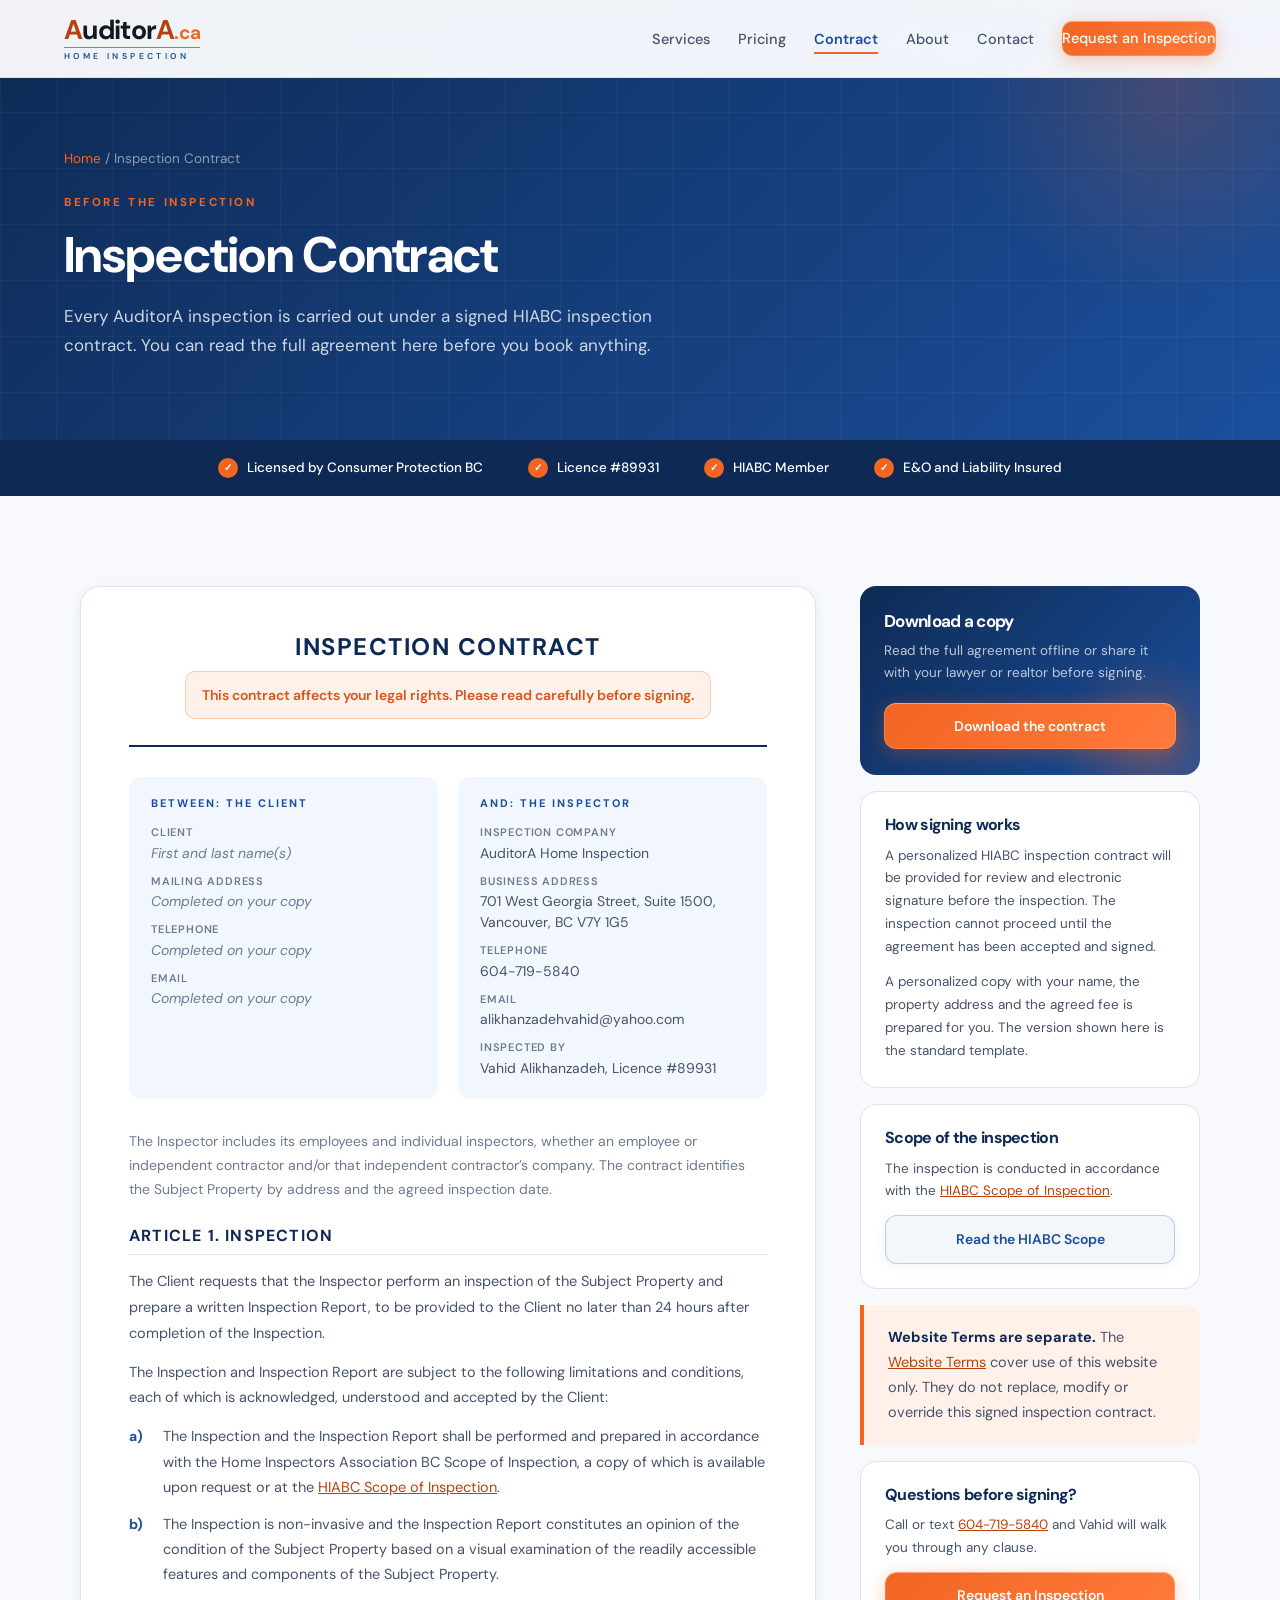
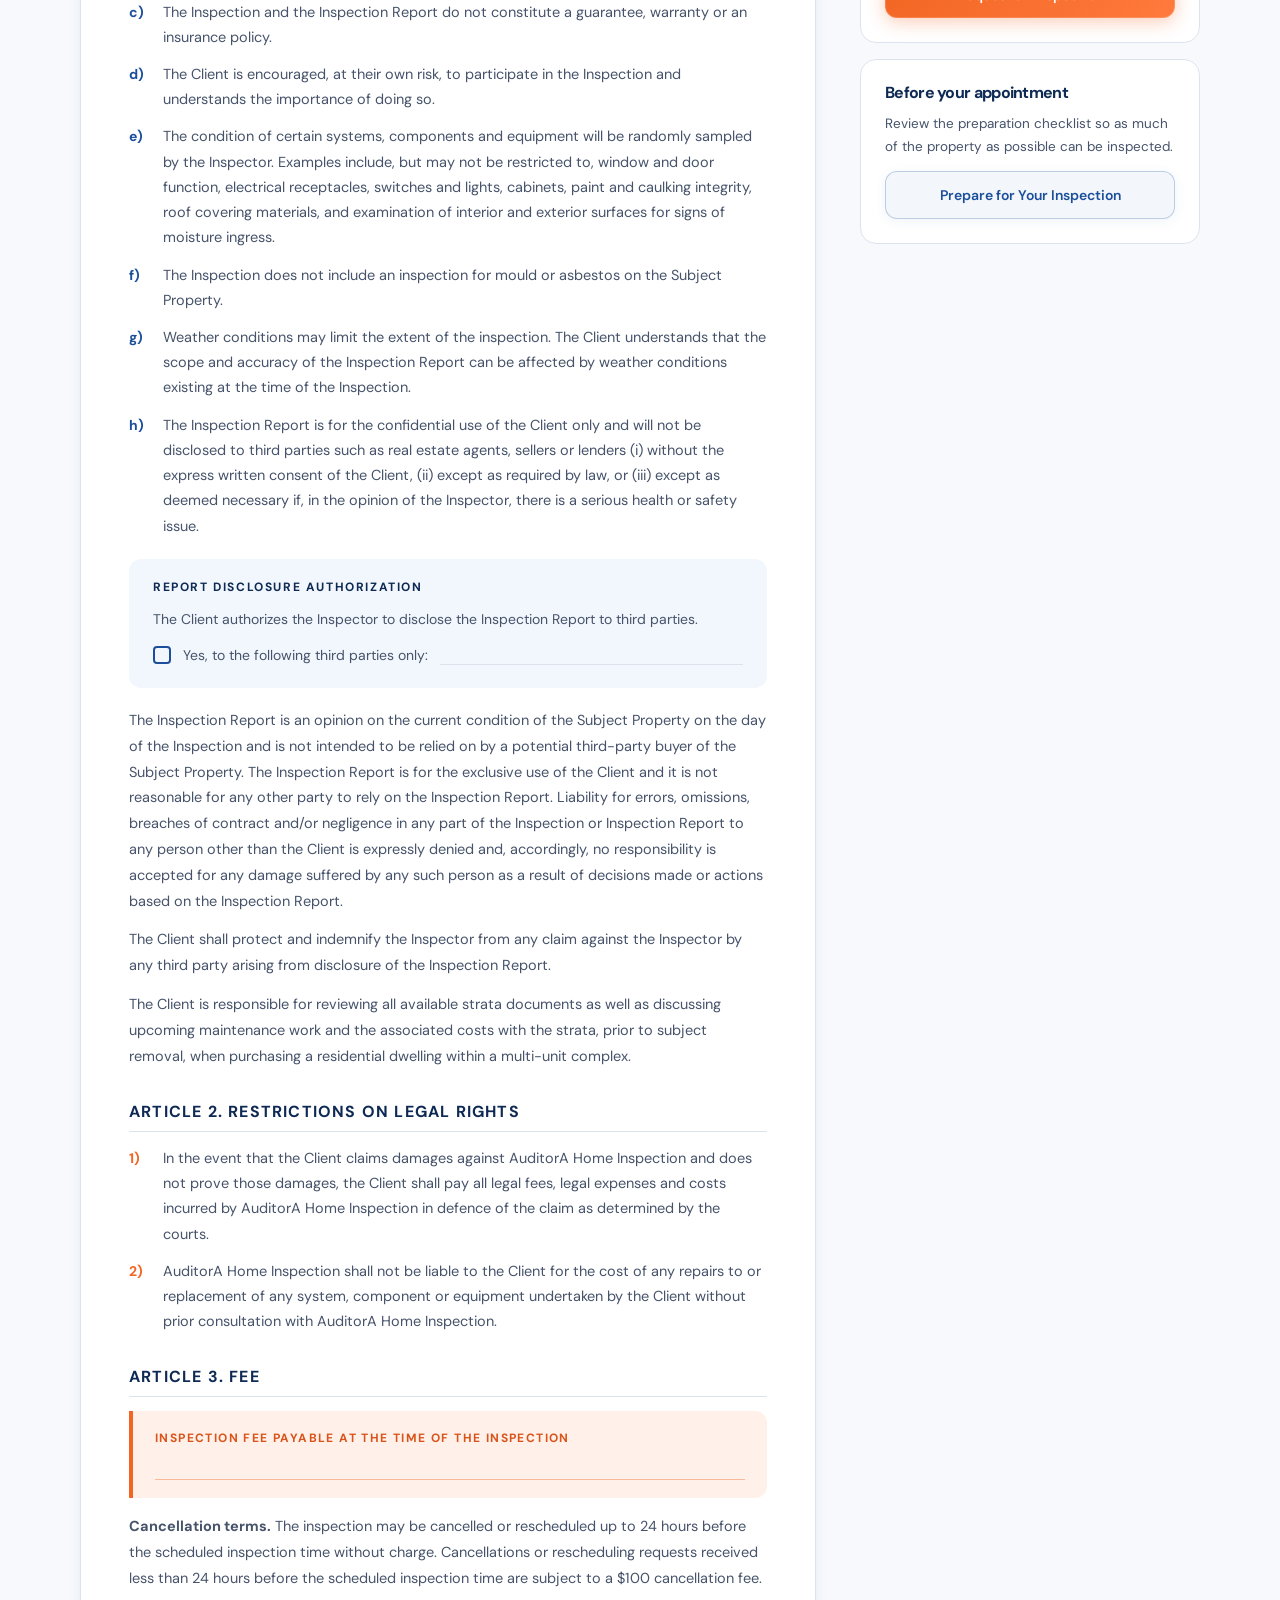
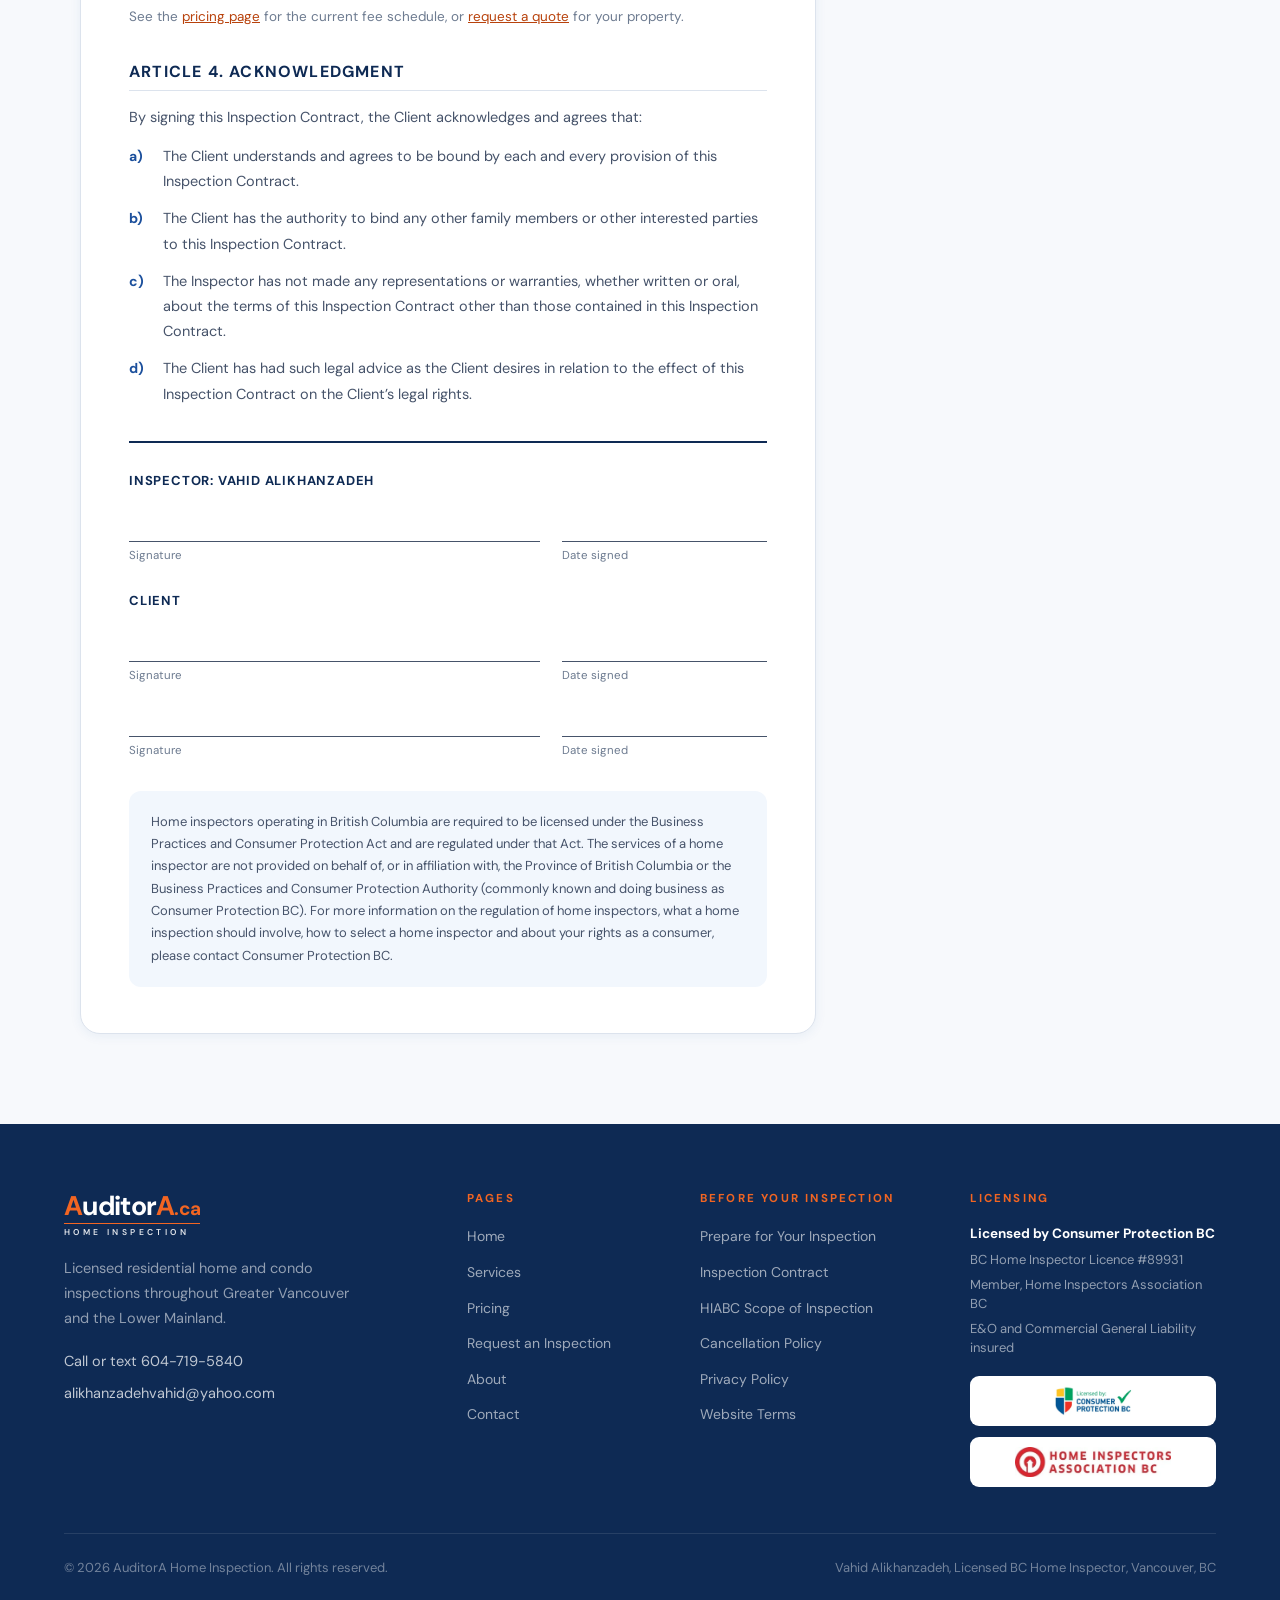
<file: agreement.html>
<!DOCTYPE html>
<html lang="en">
<head>
<meta charset="UTF-8"/>
<meta name="viewport" content="width=device-width, initial-scale=1.0"/>
<title>Inspection Contract | AuditorA Home Inspection</title>
<meta name="description" content="Read the full AuditorA home inspection contract before you book. Provided for review and electronic signature before every inspection, in accordance with the HIABC Scope of Inspection."/>
<meta property="og:title" content="Inspection Contract | AuditorA Home Inspection"/>
<meta property="og:description" content="Read the full AuditorA home inspection contract before you book. Provided for review and electronic signature before every inspection, in accordance with the HIABC Scope of Inspection."/>
<meta property="og:type" content="website"/>
<link rel="preconnect" href="https://fonts.googleapis.com"/>
<link rel="preconnect" href="https://fonts.gstatic.com" crossorigin/>
<link href="https://fonts.googleapis.com/css2?family=DM+Sans:opsz,wght@9..40,400;9..40,500;9..40,600;9..40,700&display=swap" rel="stylesheet"/>
<link rel="stylesheet" href="styles.css?v=4.1"/>
<style>

.contract-shell { background: var(--off-white); }
.contract-inner { max-width: 1120px; margin: 0 auto; display: grid;
  grid-template-columns: 1fr 340px; gap: 44px; align-items: start; }

.doc { background: var(--white); border: 1px solid var(--line, var(--grey-200));
  border-radius: 20px; padding: 46px 48px; box-shadow: var(--shadow-sm); }
.doc-head { text-align: center; padding-bottom: 26px; margin-bottom: 30px;
  border-bottom: 2px solid var(--blue-deep); }
.doc-head h2 { font-size: 24px; font-weight: 700; color: var(--blue-deep);
  letter-spacing: 1.5px; text-transform: uppercase; margin-bottom: 10px; }
.doc-warn { background: var(--orange-light); border: 1px solid rgba(242,101,34,0.28);
  border-radius: 10px; padding: 12px 16px; font-size: 14px; color: var(--orange-dark);
  font-weight: 600; display: inline-block; }

.party-grid { display: grid; grid-template-columns: 1fr 1fr; gap: 20px; margin-bottom: 30px; }
.party { background: var(--blue-tint); border-radius: 12px; padding: 20px 22px; }
.party h3 { font-size: 11px; letter-spacing: 2px; text-transform: uppercase;
  color: var(--blue); font-weight: 700; margin-bottom: 14px; }
.party dl { display: flex; flex-direction: column; gap: 9px; }
.party .fld { font-size: 14px; color: var(--text-mid); line-height: 1.5; }
.party .fld b { display: block; font-size: 11px; letter-spacing: 0.8px;
  text-transform: uppercase; color: var(--muted); font-weight: 600; margin-bottom: 2px; }
.blank { color: var(--muted); font-style: italic; }

.art { margin-bottom: 34px; }
.art > h3 { font-size: 16px; font-weight: 700; color: var(--blue-deep);
  letter-spacing: 1.2px; text-transform: uppercase; margin-bottom: 14px;
  padding-bottom: 9px; border-bottom: 1px solid var(--grey-200); }
.art p { font-size: 14.5px; color: var(--text-mid); line-height: 1.78; margin-bottom: 13px; }
.art ol.clauses { list-style: none; counter-reset: cl; padding: 0; margin: 0 0 14px; }
.art ol.clauses > li { counter-increment: cl; position: relative; padding-left: 34px;
  margin-bottom: 12px; font-size: 14.5px; color: var(--text-mid); line-height: 1.74; }
.art ol.clauses > li::before { content: counter(cl) ")"; position: absolute; left: 0; top: 0;
  font-weight: 700; color: var(--orange); font-size: 14px; }
.art ol.lettered { list-style: none; counter-reset: lt; padding: 0; margin: 0 0 14px; }
.art ol.lettered > li { counter-increment: lt; position: relative; padding-left: 34px;
  margin-bottom: 12px; font-size: 14.5px; color: var(--text-mid); line-height: 1.74; }
.art ol.lettered > li::before { content: counter(lt, lower-alpha) ")"; position: absolute;
  left: 0; top: 0; font-weight: 700; color: var(--blue); font-size: 14px; }

.disclose { background: var(--blue-tint); border-radius: 12px; padding: 22px 24px; margin: 20px 0; }
.disclose h4 { font-size: 12px; letter-spacing: 1.6px; text-transform: uppercase;
  color: var(--blue-deep); font-weight: 700; margin-bottom: 12px; }
.disclose p { font-size: 14px; margin-bottom: 12px; }
.tick-line { display: flex; align-items: center; gap: 12px; font-size: 14px;
  color: var(--text-mid); flex-wrap: wrap; }
.tickbox { width: 18px; height: 18px; border: 2px solid var(--blue); border-radius: 4px; flex-shrink: 0; }
.ruled { flex: 1; min-width: 180px; border-bottom: 1px solid var(--grey-200); height: 20px; }

.fee-line { background: var(--orange-light); border-left: 4px solid var(--orange);
  border-radius: 0 12px 12px 0; padding: 18px 22px; margin-bottom: 16px; }
.fee-line .lbl { font-size: 12px; letter-spacing: 1.4px; text-transform: uppercase;
  color: var(--orange-dark); font-weight: 700; margin-bottom: 8px; }
.fee-line .amount-rule { border-bottom: 1px solid rgba(242,101,34,0.4); height: 24px; }

.sig-block { margin-top: 34px; padding-top: 28px; border-top: 2px solid var(--blue-deep); }
.sig-row { margin-bottom: 26px; }
.sig-row .who { font-size: 13px; font-weight: 700; color: var(--blue-deep);
  letter-spacing: 0.8px; text-transform: uppercase; margin-bottom: 16px; }
.sig-fields { display: grid; grid-template-columns: 2fr 1fr; gap: 22px; }
.sig-fields .f { border-bottom: 1px solid var(--text-mid); height: 34px; }
.sig-fields .cap { font-size: 11.5px; color: var(--muted); margin-top: 5px; }

.cpbc-note { background: var(--blue-tint); border-radius: 12px; padding: 20px 22px;
  margin-top: 30px; font-size: 13px; color: var(--text-mid); line-height: 1.72; }

.side { display: flex; flex-direction: column; gap: 16px; position: sticky; top: 100px; }
.side-card { background: var(--white); border: 1px solid var(--grey-200);
  border-radius: 16px; padding: 24px; }
.side-card h3 { font-size: 16px; font-weight: 700; color: var(--blue-deep); margin-bottom: 10px; }
.side-card p { font-size: 13.5px; color: var(--text-mid); line-height: 1.7; margin-bottom: 12px; }
.side-card p:last-child { margin-bottom: 0; }
.dl-card { background: linear-gradient(135deg, var(--blue-deep), var(--blue));
  border-radius: 16px; padding: 26px 24px; position: relative; overflow: hidden; }
.dl-card::before { content:''; position:absolute; bottom:-70px; right:-50px; width:200px; height:200px;
  background: radial-gradient(circle, rgba(242,101,34,0.28), transparent 65%); }
.dl-in { position: relative; z-index: 2; }
.dl-in h3 { color: var(--white); font-size: 17px; font-weight: 700; margin-bottom: 8px; }
.dl-in p { color: rgba(255,255,255,0.72); font-size: 13.5px; line-height: 1.66; margin-bottom: 18px; }

@media (max-width: 1000px) {
  .contract-inner { grid-template-columns: 1fr; gap: 34px; }
  .side { position: static; }
  .doc { padding: 32px 24px; }
  .party-grid { grid-template-columns: 1fr; }
}
@media (max-width: 640px) {
  .sig-fields { grid-template-columns: 1fr; gap: 16px; }
}
@media print {
  nav, .mobile-menu, .page-hero, .trust-strip, .side, footer, .no-print { display: none !important; }
  .doc { border: none; box-shadow: none; padding: 0; }
  body { background: #fff; }
}

</style>
</head>
<body>

<nav>
  <a href="index.html" class="nav-logo" aria-label="AuditorA Home Inspection, home page">
    <div class="wordmark"><div class="wm-name"><span class="wm-a">A</span>uditor<span class="wm-a">A</span><span class="wm-tld">.ca</span></div><div class="wm-sub">Home Inspection</div></div>
  </a>
  <ul class="nav-links">
    <li><a href="services.html">Services</a></li>
    <li><a href="pricing.html">Pricing</a></li>
    <li><a href="agreement.html" class="active">Contract</a></li>
    <li><a href="about.html">About</a></li>
    <li><a href="contact.html">Contact</a></li>
    <li><a href="request.html" class="btn btn-primary btn-nav">Request an Inspection</a></li>
  </ul>
  <button class="hamburger" id="hamburger" onclick="toggleMenu()" aria-label="Open menu" aria-expanded="false">
    <span></span><span></span><span></span>
  </button>
</nav>
<div class="mobile-menu" id="mobileMenu">
  <a href="services.html">Services</a>
  <a href="pricing.html">Pricing</a>
  <a href="agreement.html">Contract</a>
  <a href="about.html">About</a>
  <a href="contact.html">Contact</a>
  <a href="prepare.html">Prepare for Your Inspection</a>
  <a href="request.html" class="btn btn-primary">Request an Inspection</a>
</div>


<div class="page-hero">
  <div class="page-hero-inner">
    <div class="crumb"><a href="index.html">Home</a> / Inspection Contract</div>
    <div class="eyebrow">Before the Inspection</div>
    <h1>Inspection Contract</h1>
    <p>Every AuditorA inspection is carried out under a signed HIABC inspection contract. You can read
       the full agreement here before you book anything.</p>
  </div>
</div>

<div class="trust-strip">
  <div class="trust-item"><span class="ti-check" aria-hidden="true">&#10003;</span> Licensed by Consumer Protection BC</div>
  <div class="trust-item"><span class="ti-check" aria-hidden="true">&#10003;</span> Licence #89931</div>
  <div class="trust-item"><span class="ti-check" aria-hidden="true">&#10003;</span> HIABC Member</div>
  <div class="trust-item"><span class="ti-check" aria-hidden="true">&#10003;</span> E&amp;O and Liability Insured</div>
</div>

<section class="contract-shell">
  <div class="contract-inner">

    <div class="doc reveal">
      <div class="doc-head">
        <h2>Inspection Contract</h2>
        <div class="doc-warn">This contract affects your legal rights. Please read carefully before signing.</div>
      </div>

      <div class="party-grid">
        <div class="party">
          <h3>Between: The Client</h3>
          <dl>
            <div class="fld"><b>Client</b><span class="blank">First and last name(s)</span></div>
            <div class="fld"><b>Mailing address</b><span class="blank">Completed on your copy</span></div>
            <div class="fld"><b>Telephone</b><span class="blank">Completed on your copy</span></div>
            <div class="fld"><b>Email</b><span class="blank">Completed on your copy</span></div>
          </dl>
        </div>
        <div class="party">
          <h3>And: The Inspector</h3>
          <dl>
            <div class="fld"><b>Inspection company</b>AuditorA Home Inspection</div>
            <div class="fld"><b>Business address</b>701 West Georgia Street, Suite 1500, Vancouver, BC V7Y 1G5</div>
            <div class="fld"><b>Telephone</b>604-719-5840</div>
            <div class="fld"><b>Email</b>alikhanzadehvahid@yahoo.com</div>
            <div class="fld"><b>Inspected by</b>Vahid Alikhanzadeh, Licence #89931</div>
          </dl>
        </div>
      </div>

      <p style="font-size:14px;color:var(--muted);line-height:1.72;margin-bottom:26px;">
        The Inspector includes its employees and individual inspectors, whether an employee or independent
        contractor and/or that independent contractor&#8217;s company. The contract identifies the Subject
        Property by address and the agreed inspection date.
      </p>

      <div class="art">
        <h3>Article 1. Inspection</h3>
        <p>The Client requests that the Inspector perform an inspection of the Subject Property and prepare
           a written Inspection Report, to be provided to the Client no later than 24 hours after completion
           of the Inspection.</p>
        <p>The Inspection and Inspection Report are subject to the following limitations and conditions,
           each of which is acknowledged, understood and accepted by the Client:</p>
        <ol class="lettered">
          <li>The Inspection and the Inspection Report shall be performed and prepared in accordance with the
              Home Inspectors Association BC Scope of Inspection, a copy of which is available upon request
              or at the <a href="https://hiabc.ca/about-us/scope-of-inspection/" target="_blank" rel="noopener">HIABC Scope of Inspection</a>.</li>
          <li>The Inspection is non-invasive and the Inspection Report constitutes an opinion of the condition
              of the Subject Property based on a visual examination of the readily accessible features and
              components of the Subject Property.</li>
          <li>The Inspection and the Inspection Report do not constitute a guarantee, warranty or an
              insurance policy.</li>
          <li>The Client is encouraged, at their own risk, to participate in the Inspection and understands
              the importance of doing so.</li>
          <li>The condition of certain systems, components and equipment will be randomly sampled by the
              Inspector. Examples include, but may not be restricted to, window and door function, electrical
              receptacles, switches and lights, cabinets, paint and caulking integrity, roof covering
              materials, and examination of interior and exterior surfaces for signs of moisture ingress.</li>
          <li>The Inspection does not include an inspection for mould or asbestos on the Subject Property.</li>
          <li>Weather conditions may limit the extent of the inspection. The Client understands that the
              scope and accuracy of the Inspection Report can be affected by weather conditions existing at
              the time of the Inspection.</li>
          <li>The Inspection Report is for the confidential use of the Client only and will not be disclosed
              to third parties such as real estate agents, sellers or lenders (i) without the express written
              consent of the Client, (ii) except as required by law, or (iii) except as deemed necessary if,
              in the opinion of the Inspector, there is a serious health or safety issue.</li>
        </ol>

        <div class="disclose">
          <h4>Report Disclosure Authorization</h4>
          <p>The Client authorizes the Inspector to disclose the Inspection Report to third parties.</p>
          <div class="tick-line">
            <span class="tickbox" aria-hidden="true"></span>
            <span>Yes, to the following third parties only:</span>
            <span class="ruled" aria-hidden="true"></span>
          </div>
        </div>

        <p>The Inspection Report is an opinion on the current condition of the Subject Property on the day of
           the Inspection and is not intended to be relied on by a potential third-party buyer of the Subject
           Property. The Inspection Report is for the exclusive use of the Client and it is not reasonable for
           any other party to rely on the Inspection Report. Liability for errors, omissions, breaches of
           contract and/or negligence in any part of the Inspection or Inspection Report to any person other
           than the Client is expressly denied and, accordingly, no responsibility is accepted for any damage
           suffered by any such person as a result of decisions made or actions based on the Inspection Report.</p>
        <p>The Client shall protect and indemnify the Inspector from any claim against the Inspector by any
           third party arising from disclosure of the Inspection Report.</p>
        <p>The Client is responsible for reviewing all available strata documents as well as discussing
           upcoming maintenance work and the associated costs with the strata, prior to subject removal, when
           purchasing a residential dwelling within a multi-unit complex.</p>
      </div>

      <div class="art">
        <h3>Article 2. Restrictions on Legal Rights</h3>
        <ol class="clauses">
          <li>In the event that the Client claims damages against AuditorA Home Inspection and does not prove
              those damages, the Client shall pay all legal fees, legal expenses and costs incurred by
              AuditorA Home Inspection in defence of the claim as determined by the courts.</li>
          <li>AuditorA Home Inspection shall not be liable to the Client for the cost of any repairs to or
              replacement of any system, component or equipment undertaken by the Client without prior
              consultation with AuditorA Home Inspection.</li>
        </ol>
      </div>

      <div class="art">
        <h3>Article 3. Fee</h3>
        <div class="fee-line">
          <div class="lbl">Inspection fee payable at the time of the Inspection</div>
          <div class="amount-rule" aria-hidden="true"></div>
        </div>
        <p><strong>Cancellation terms.</strong> The inspection may be cancelled or rescheduled up to 24 hours before the scheduled inspection time without charge. Cancellations or rescheduling requests received less than 24 hours before the scheduled inspection time are subject to a $100 cancellation fee.</p>
        <p style="font-size:13.5px;color:var(--muted);">See the
           <a href="pricing.html">pricing page</a> for the current fee schedule, or
           <a href="request.html">request a quote</a> for your property.</p>
      </div>

      <div class="art">
        <h3>Article 4. Acknowledgment</h3>
        <p>By signing this Inspection Contract, the Client acknowledges and agrees that:</p>
        <ol class="lettered">
          <li>The Client understands and agrees to be bound by each and every provision of this Inspection
              Contract.</li>
          <li>The Client has the authority to bind any other family members or other interested parties to
              this Inspection Contract.</li>
          <li>The Inspector has not made any representations or warranties, whether written or oral, about
              the terms of this Inspection Contract other than those contained in this Inspection Contract.</li>
          <li>The Client has had such legal advice as the Client desires in relation to the effect of this
              Inspection Contract on the Client&#8217;s legal rights.</li>
        </ol>
      </div>

      <div class="sig-block">
        <div class="sig-row">
          <div class="who">Inspector: Vahid Alikhanzadeh</div>
          <div class="sig-fields">
            <div><div class="f" aria-hidden="true"></div><div class="cap">Signature</div></div>
            <div><div class="f" aria-hidden="true"></div><div class="cap">Date signed</div></div>
          </div>
        </div>
        <div class="sig-row">
          <div class="who">Client</div>
          <div class="sig-fields">
            <div><div class="f" aria-hidden="true"></div><div class="cap">Signature</div></div>
            <div><div class="f" aria-hidden="true"></div><div class="cap">Date signed</div></div>
          </div>
          <div class="sig-fields" style="margin-top:18px;">
            <div><div class="f" aria-hidden="true"></div><div class="cap">Signature</div></div>
            <div><div class="f" aria-hidden="true"></div><div class="cap">Date signed</div></div>
          </div>
        </div>
      </div>

      <div class="cpbc-note">
        Home inspectors operating in British Columbia are required to be licensed under the Business Practices
        and Consumer Protection Act and are regulated under that Act. The services of a home inspector are not
        provided on behalf of, or in affiliation with, the Province of British Columbia or the Business
        Practices and Consumer Protection Authority (commonly known and doing business as Consumer Protection
        BC). For more information on the regulation of home inspectors, what a home inspection should involve,
        how to select a home inspector and about your rights as a consumer, please contact Consumer Protection BC.
      </div>
    </div>

    <div class="side reveal">
      <div class="dl-card">
        <div class="dl-in">
          <h3>Download a copy</h3>
          <p>Read the full agreement offline or share it with your lawyer or realtor before signing.</p>
          <a href="Auditora-Home-Inspection-Contract.docx" class="btn btn-primary btn-full btn-sm" download>Download the contract</a>
        </div>
      </div>

      <div class="side-card">
        <h3>How signing works</h3>
        <p>A personalized HIABC inspection contract will be provided for review and electronic signature before the inspection. The inspection cannot proceed until the agreement has been accepted and signed.</p>
        <p>A personalized copy with your name, the property address and the agreed fee is prepared for you.
           The version shown here is the standard template.</p>
      </div>

      <div class="side-card">
        <h3>Scope of the inspection</h3>
        <p>The inspection is conducted in accordance with the <a href="https://hiabc.ca/about-us/scope-of-inspection/" target="_blank" rel="noopener">HIABC Scope of Inspection</a>.</p>
        <a href="https://hiabc.ca/about-us/scope-of-inspection/" target="_blank" rel="noopener" class="btn btn-ghost btn-full btn-sm">Read the HIABC Scope</a>
      </div>

      <div class="note-box orange">
        <strong>Website Terms are separate.</strong> The
        <a href="terms.html">Website Terms</a> cover use of this website only. They do not replace, modify or
        override this signed inspection contract.
      </div>

      <div class="side-card">
        <h3>Questions before signing?</h3>
        <p>Call or text <a href="tel:6047195840">604-719-5840</a> and Vahid will walk you through any clause.</p>
        <a href="request.html" class="btn btn-primary btn-full btn-sm">Request an Inspection</a>
      </div>

      <div class="side-card no-print">
        <h3>Before your appointment</h3>
        <p>Review the preparation checklist so as much of the property as possible can be inspected.</p>
        <a href="prepare.html" class="btn btn-ghost btn-full btn-sm">Prepare for Your Inspection</a>
      </div>
    </div>

  </div>
</section>


<footer>
  <div class="container">
    <div class="footer-grid">
      <div class="footer-brand">
        <a href="index.html" style="text-decoration:none;display:inline-block;">
          <div class="wordmark light"><div class="wm-name"><span class="wm-a">A</span>uditor<span class="wm-a">A</span><span class="wm-tld">.ca</span></div><div class="wm-sub">Home Inspection</div></div>
        </a>
        <p>Licensed residential home and condo inspections throughout Greater Vancouver and the Lower Mainland.</p>
        <div class="footer-contact">
          <a href="tel:6047195840">Call or text 604-719-5840</a>
          <a href="mailto:alikhanzadehvahid@yahoo.com">alikhanzadehvahid@yahoo.com</a>
        </div>
      </div>

      <div class="footer-col">
        <h4>Pages</h4>
        <ul>
          <li><a href="index.html">Home</a></li>
          <li><a href="services.html">Services</a></li>
          <li><a href="pricing.html">Pricing</a></li>
          <li><a href="request.html">Request an Inspection</a></li>
          <li><a href="about.html">About</a></li>
          <li><a href="contact.html">Contact</a></li>
        </ul>
      </div>

      <div class="footer-col">
        <h4>Before Your Inspection</h4>
        <ul>
          <li><a href="prepare.html">Prepare for Your Inspection</a></li>
          <li><a href="agreement.html">Inspection Contract</a></li>
          <li><a href="https://hiabc.ca/about-us/scope-of-inspection/" target="_blank" rel="noopener">HIABC Scope of Inspection</a></li>
          <li><a href="cancellation.html">Cancellation Policy</a></li>
          <li><a href="privacy.html">Privacy Policy</a></li>
          <li><a href="terms.html">Website Terms</a></li>
        </ul>
      </div>

      <div class="footer-col">
        <h4>Licensing</h4>
        <div class="footer-cred">
          <strong>Licensed by Consumer Protection BC</strong>
          <span>BC Home Inspector Licence #89931</span>
          <span>Member, Home Inspectors Association BC</span>
          <span>E&amp;O and Commercial General Liability insured</span>
        </div>
        <div class="footer-badges">
          <div class="footer-badge"><img src="images/badge-cpbc.webp" alt="Licensed by Consumer Protection BC" loading="lazy" decoding="async"/></div>
          <div class="footer-badge"><img src="images/badge-hiabc-wide.webp" alt="Home Inspectors Association BC" loading="lazy" decoding="async"/></div>
        </div>
      </div>
    </div>

    <div class="footer-bottom">
      <span>&copy; 2026 AuditorA Home Inspection. All rights reserved.</span>
      <span>Vahid Alikhanzadeh, Licensed BC Home Inspector, Vancouver, BC</span>
    </div>
  </div>
</footer>

<script src="script.js?v=4.1"></script>
<!-- Cloudflare Web Analytics --><script defer src="https://static.cloudflareinsights.com/beacon.min.js" data-cf-beacon='{"token": "b3aedcc70441407d8560815a5f0ff880"}'></script><!-- End Cloudflare Web Analytics -->
</body>
</html>
</file>
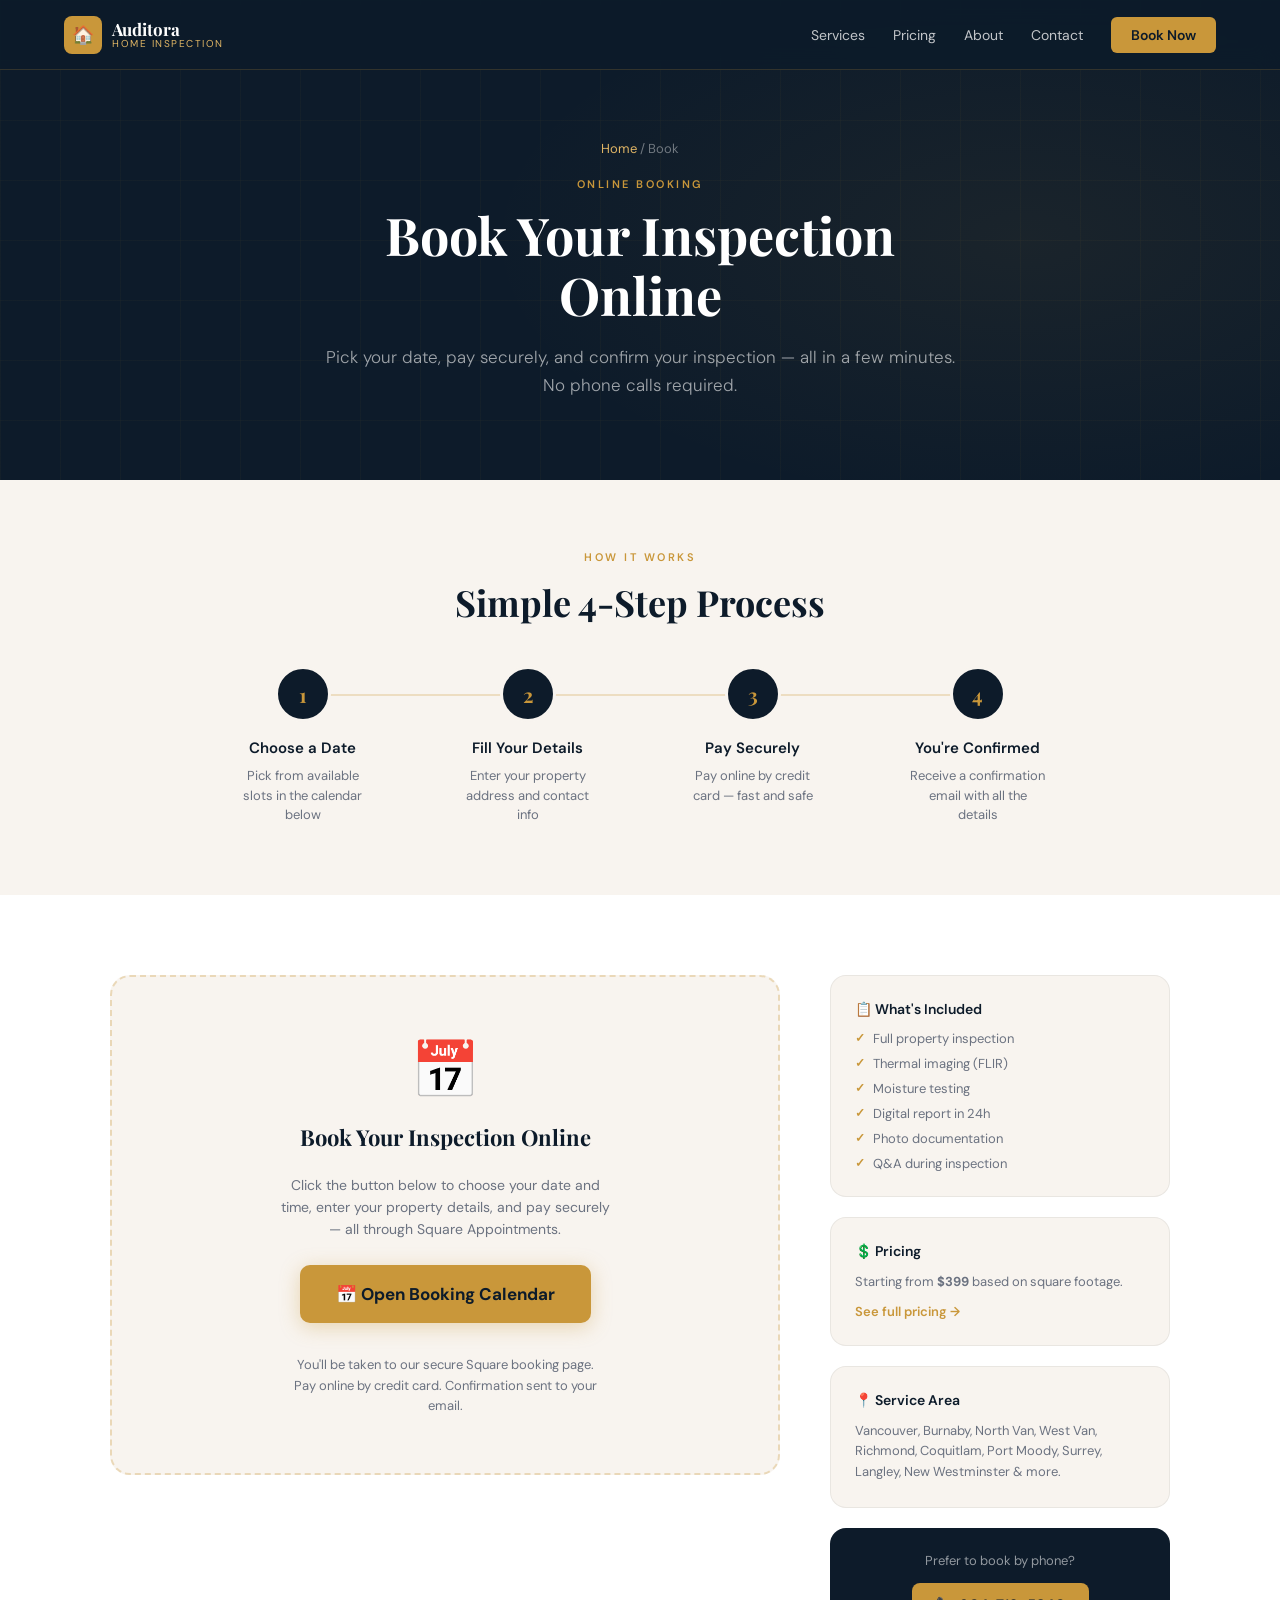
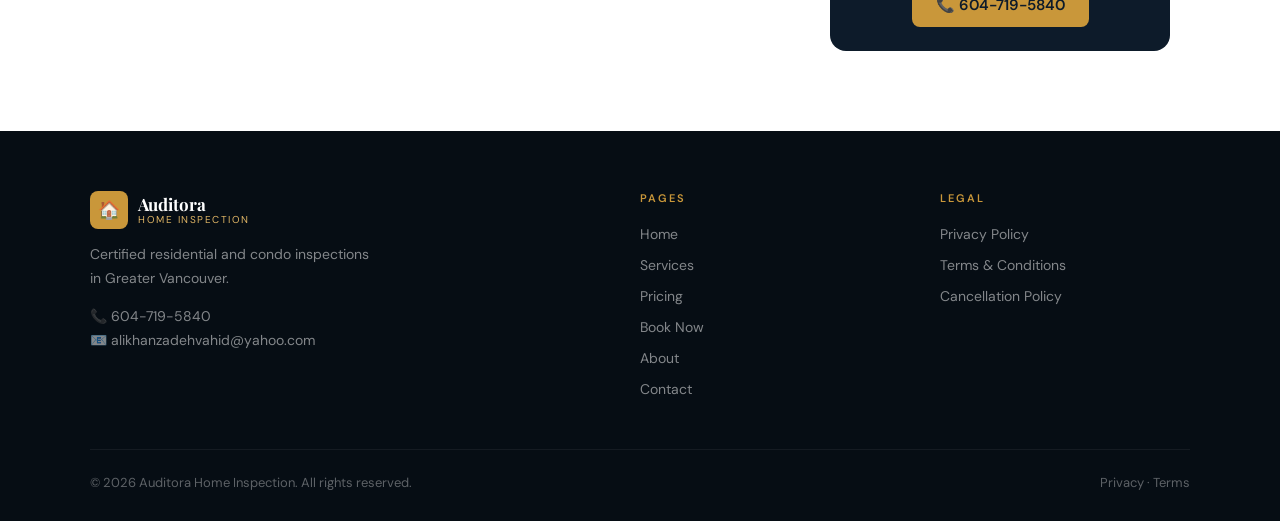
<file: book.html>
<!DOCTYPE html>
<html lang="en">
<head>
  <meta charset="UTF-8"/><meta name="viewport" content="width=device-width,initial-scale=1.0"/>
  <title>Book an Inspection | Auditora Home Inspection Vancouver</title>
  <meta name="description" content="Book your home inspection online with Auditora. Pick a date, pay securely, and confirm your inspection in minutes."/>
  <link rel="canonical" href="https://auditora.ca/book" />
  <meta property="og:type" content="website" />
  <meta property="og:url" content="https://auditora.ca/book" />
  <meta property="og:title" content="Book an Inspection | Auditora Home Inspection Vancouver" />
  <meta property="og:description" content="Book your home inspection online with Auditora. Pick a date, pay securely, and confirm your inspection in minutes." />
  <meta property="og:site_name" content="Auditora Home Inspection" />
  <link href="https://fonts.googleapis.com/css2?family=Playfair+Display:wght@400;600;700&family=DM+Sans:wght@300;400;500;600&display=swap" rel="stylesheet"/>
  <style>
    *,*::before,*::after{box-sizing:border-box;margin:0;padding:0;}
    :root{--navy:#0d1b2a;--gold:#c9973a;--gold-light:#e0b565;--cream:#f8f4ef;--off-white:#f0ece6;--text:#1a1a1a;--muted:#6b7280;--white:#ffffff;}
    html{scroll-behavior:smooth;}body{font-family:'DM Sans',sans-serif;color:var(--text);background:var(--white);overflow-x:hidden;}
    nav{position:fixed;top:0;left:0;right:0;z-index:200;background:rgba(13,27,42,0.97);backdrop-filter:blur(12px);padding:0 5%;display:flex;align-items:center;justify-content:space-between;height:70px;border-bottom:1px solid rgba(201,151,58,0.2);}
    .nav-logo{display:flex;align-items:center;gap:10px;text-decoration:none;}
    .nav-logo-icon{width:38px;height:38px;background:var(--gold);border-radius:8px;display:flex;align-items:center;justify-content:center;font-size:18px;}
    .nav-logo-text{display:flex;flex-direction:column;line-height:1.1;}
    .nav-logo-text span:first-child{font-family:'Playfair Display',serif;font-size:17px;font-weight:700;color:#fff;}
    .nav-logo-text span:last-child{font-size:10px;color:var(--gold-light);letter-spacing:1.5px;text-transform:uppercase;}
    .nav-links{display:flex;align-items:center;gap:28px;list-style:none;}
    .nav-links a{color:rgba(255,255,255,0.75);text-decoration:none;font-size:14px;transition:color 0.2s;}
    .nav-links a:hover,.nav-links a.active{color:var(--gold-light);}
    .btn-nav{background:var(--gold)!important;color:var(--navy)!important;padding:9px 20px;border-radius:6px;font-weight:600!important;}
    .hamburger{display:none;flex-direction:column;gap:5px;cursor:pointer;padding:5px;background:none;border:none;}
    .hamburger span{display:block;width:24px;height:2px;background:#fff;border-radius:2px;}
    .mobile-menu{display:none;position:fixed;top:70px;left:0;right:0;background:var(--navy);z-index:199;padding:20px 5%;flex-direction:column;border-bottom:1px solid rgba(201,151,58,0.2);}
    .mobile-menu.open{display:flex;}
    .mobile-menu a{color:rgba(255,255,255,0.8);text-decoration:none;font-size:16px;padding:14px 0;border-bottom:1px solid rgba(255,255,255,0.06);}
    .mobile-menu a:last-child{border-bottom:none;background:var(--gold);color:var(--navy);font-weight:600;text-align:center;border-radius:8px;margin-top:10px;padding:14px;}
    .page-hero{background:var(--navy);padding:140px 5% 80px;position:relative;overflow:hidden;}
    .page-hero::before{content:'';position:absolute;inset:0;background:radial-gradient(ellipse 60% 80% at 80% 50%,rgba(201,151,58,0.07) 0%,transparent 70%);}
    .page-hero-grid{position:absolute;inset:0;background-image:linear-gradient(rgba(201,151,58,0.04) 1px,transparent 1px),linear-gradient(90deg,rgba(201,151,58,0.04) 1px,transparent 1px);background-size:60px 60px;}
    .page-hero-inner{position:relative;z-index:2;text-align:center;max-width:640px;margin:0 auto;}
    .breadcrumb{font-size:13px;color:rgba(255,255,255,0.4);margin-bottom:20px;}
    .breadcrumb a{color:var(--gold-light);text-decoration:none;}
    .section-tag{font-size:11px;letter-spacing:2.5px;text-transform:uppercase;color:var(--gold);font-weight:600;margin-bottom:14px;}
    .page-hero h1{font-family:'Playfair Display',serif;font-size:clamp(34px,4.5vw,52px);font-weight:700;color:#fff;line-height:1.15;margin-bottom:18px;}
    .page-hero p{font-size:17px;color:rgba(255,255,255,0.6);line-height:1.7;font-weight:300;}
    .container{max-width:1100px;margin:0 auto;}
    /* HOW IT WORKS */
    .how-section{padding:70px 5%;background:var(--cream);}
    .steps{display:flex;gap:0;justify-content:center;max-width:900px;margin:40px auto 0;position:relative;}
    .steps::before{content:'';position:absolute;top:28px;left:15%;right:15%;height:2px;background:rgba(201,151,58,0.25);z-index:0;}
    .step{flex:1;display:flex;flex-direction:column;align-items:center;text-align:center;position:relative;z-index:1;}
    .step-num{width:56px;height:56px;background:var(--navy);border-radius:50%;display:flex;align-items:center;justify-content:center;font-family:'Playfair Display',serif;font-size:20px;font-weight:700;color:var(--gold);margin-bottom:16px;border:3px solid var(--cream);}
    .step h4{font-size:15px;font-weight:600;color:var(--navy);margin-bottom:8px;}
    .step p{font-size:13px;color:var(--muted);line-height:1.5;max-width:140px;}
    /* BOOKING WIDGET */
    .booking-section{padding:80px 5%;background:#fff;}
    .booking-inner{display:grid;grid-template-columns:1fr 340px;gap:50px;max-width:1060px;margin:0 auto;align-items:start;}
    .booking-widget-area{background:var(--cream);border-radius:20px;padding:40px;min-height:500px;border:2px dashed rgba(201,151,58,0.3);display:flex;align-items:center;justify-content:center;flex-direction:column;text-align:center;gap:16px;}
    .widget-icon{font-size:56px;}
    .booking-widget-area h3{font-family:'Playfair Display',serif;font-size:22px;color:var(--navy);margin-bottom:6px;}
    .booking-widget-area p{font-size:14px;color:var(--muted);line-height:1.6;max-width:340px;}
    .booking-widget-area code{font-size:12px;background:rgba(0,0,0,0.07);padding:10px 16px;border-radius:8px;display:block;margin-top:12px;color:var(--navy);font-family:monospace;line-height:1.6;text-align:left;}
    .booking-sidebar{display:flex;flex-direction:column;gap:20px;}
    .side-card{background:var(--cream);border-radius:16px;padding:24px;border:1px solid rgba(0,0,0,0.06);}
    .side-card h4{font-size:14px;font-weight:600;color:var(--navy);margin-bottom:12px;display:flex;align-items:center;gap:8px;}
    .side-card p{font-size:13px;color:var(--muted);line-height:1.6;}
    .side-card ul{list-style:none;display:flex;flex-direction:column;gap:8px;}
    .side-card ul li{font-size:13px;color:var(--muted);display:flex;align-items:center;gap:8px;}
    .side-card ul li::before{content:'✓';color:var(--gold);font-weight:700;font-size:12px;}
    .call-card{background:var(--navy);border-radius:16px;padding:24px;text-align:center;}
    .call-card p{font-size:13px;color:rgba(255,255,255,0.55);margin-bottom:14px;}
    .call-card a{display:inline-flex;align-items:center;gap:8px;background:var(--gold);color:var(--navy);padding:12px 24px;border-radius:8px;text-decoration:none;font-weight:600;font-size:15px;transition:background 0.2s;}
    .call-card a:hover{background:var(--gold-light);}
    footer{background:#060d14;padding:60px 5% 30px;}
    .footer-grid{display:grid;grid-template-columns:2fr 1fr 1fr;gap:50px;margin-bottom:50px;}
    .footer-brand p{font-size:14px;color:rgba(255,255,255,0.5);line-height:1.7;max-width:280px;margin-top:14px;}
    .footer-brand .contact-info{margin-top:16px;display:flex;flex-direction:column;gap:6px;}
    .footer-brand .contact-info a{color:rgba(255,255,255,0.5);text-decoration:none;font-size:14px;}
    .footer-brand .contact-info a:hover{color:var(--gold-light);}
    .footer-col h4{font-size:11px;letter-spacing:2px;text-transform:uppercase;color:var(--gold);margin-bottom:18px;font-weight:600;}
    .footer-col ul{list-style:none;display:flex;flex-direction:column;gap:10px;}
    .footer-col a{color:rgba(255,255,255,0.5);text-decoration:none;font-size:14px;}
    .footer-col a:hover{color:var(--gold-light);}
    .footer-bottom{border-top:1px solid rgba(255,255,255,0.06);padding-top:24px;display:flex;justify-content:space-between;font-size:13px;color:rgba(255,255,255,0.35);gap:12px;flex-wrap:wrap;}
    .footer-bottom a{color:rgba(255,255,255,0.35);text-decoration:none;}
    @media(max-width:900px){.booking-inner{grid-template-columns:1fr;}.steps::before{display:none;}.steps{flex-direction:column;gap:24px;align-items:flex-start;padding-left:20px;}.step{flex-direction:row;text-align:left;gap:16px;align-items:flex-start;}.step-num{flex-shrink:0;}.step p{max-width:none;}.footer-grid{grid-template-columns:1fr 1fr;}.nav-links{display:none;}.hamburger{display:flex;}}
    @media(max-width:600px){.footer-grid{grid-template-columns:1fr;}.footer-bottom{flex-direction:column;text-align:center;}}
  </style>
</head>
<body>
<nav>
  <a href="index.html" class="nav-logo"><div class="nav-logo-icon">🏠</div><div class="nav-logo-text"><span>Auditora</span><span>Home Inspection</span></div></a>
  <ul class="nav-links">
    <li><a href="services.html">Services</a></li><li><a href="pricing.html">Pricing</a></li><li><a href="about.html">About</a></li><li><a href="contact.html">Contact</a></li><li><a href="book.html" class="btn-nav active">Book Now</a></li>
  </ul>
  <button class="hamburger" onclick="toggleMenu()"><span></span><span></span><span></span></button>
</nav>
<div class="mobile-menu" id="mobileMenu">
  <a href="services.html">Services</a><a href="pricing.html">Pricing</a><a href="about.html">About</a><a href="contact.html">Contact</a><a href="book.html">Book Now</a>
</div>

<div class="page-hero">
  <div class="page-hero-grid"></div>
  <div class="page-hero-inner">
    <div class="breadcrumb"><a href="index.html">Home</a> / Book</div>
    <div class="section-tag">Online Booking</div>
    <h1>Book Your Inspection Online</h1>
    <p>Pick your date, pay securely, and confirm your inspection — all in a few minutes. No phone calls required.</p>
  </div>
</div>

<section class="how-section">
  <div style="text-align:center;"><div class="section-tag">How It Works</div><h2 style="font-family:'Playfair Display',serif;font-size:clamp(24px,3vw,36px);color:var(--navy);">Simple 4-Step Process</h2></div>
  <div class="steps">
    <div class="step"><div class="step-num">1</div><h4>Choose a Date</h4><p>Pick from available slots in the calendar below</p></div>
    <div class="step"><div class="step-num">2</div><h4>Fill Your Details</h4><p>Enter your property address and contact info</p></div>
    <div class="step"><div class="step-num">3</div><h4>Pay Securely</h4><p>Pay online by credit card — fast and safe</p></div>
    <div class="step"><div class="step-num">4</div><h4>You're Confirmed</h4><p>Receive a confirmation email with all the details</p></div>
  </div>
</section>

<section class="booking-section">
  <div class="booking-inner">
    <!-- SQUARE APPOINTMENTS BOOKING -->
    <div class="booking-widget-area">
      <div class="widget-icon">📅</div>
      <h3>Book Your Inspection Online</h3>
      <p>Click the button below to choose your date and time, enter your property details, and pay securely — all through Square Appointments.</p>

      <!-- ✅ SQUARE BOOKING BUTTON — replace YOUR_SQUARE_LINK with your actual Square URL -->
      <a href="YOUR_SQUARE_LINK"
         target="_blank"
         rel="noopener noreferrer"
         style="display:inline-flex;align-items:center;gap:10px;background:var(--gold);color:var(--navy);padding:18px 36px;border-radius:10px;text-decoration:none;font-weight:700;font-size:17px;margin-top:8px;box-shadow:0 4px 20px rgba(201,151,58,0.35);transition:background 0.2s;"
         onmouseover="this.style.background='#e0b565'"
         onmouseout="this.style.background='var(--gold)'">
        📅 Open Booking Calendar
      </a>

      <p style="font-size:13px;color:var(--muted);margin-top:16px;">You'll be taken to our secure Square booking page.<br>Pay online by credit card. Confirmation sent to your email.</p>
    </div>

    <div class="booking-sidebar">
      <div class="side-card">
        <h4>📋 What's Included</h4>
        <ul>
          <li>Full property inspection</li>
          <li>Thermal imaging (FLIR)</li>
          <li>Moisture testing</li>
          <li>Digital report in 24h</li>
          <li>Photo documentation</li>
          <li>Q&amp;A during inspection</li>
        </ul>
      </div>
      <div class="side-card">
        <h4>💲 Pricing</h4>
        <p>Starting from <strong>$399</strong> based on square footage.</p>
        <a href="pricing.html" style="display:inline-flex;align-items:center;gap:6px;color:var(--gold);font-size:13px;font-weight:600;text-decoration:none;margin-top:10px;">See full pricing →</a>
      </div>
      <div class="side-card">
        <h4>📍 Service Area</h4>
        <p>Vancouver, Burnaby, North Van, West Van, Richmond, Coquitlam, Port Moody, Surrey, Langley, New Westminster &amp; more.</p>
      </div>
      <div class="call-card">
        <p>Prefer to book by phone?</p>
        <a href="tel:6047195840">📞 604-719-5840</a>
      </div>
    </div>
  </div>
</section>

<footer>
  <div class="container">
    <div class="footer-grid">
      <div class="footer-brand"><a href="index.html" class="nav-logo"><div class="nav-logo-icon">🏠</div><div class="nav-logo-text"><span>Auditora</span><span>Home Inspection</span></div></a><p>Certified residential and condo inspections in Greater Vancouver.</p><div class="contact-info"><a href="tel:6047195840">📞 604-719-5840</a><a href="alikhanzadehvahid@yahoo.com">📧 alikhanzadehvahid@yahoo.com</a></div></div>
      <div class="footer-col"><h4>Pages</h4><ul><li><a href="index.html">Home</a></li><li><a href="services.html">Services</a></li><li><a href="pricing.html">Pricing</a></li><li><a href="book.html">Book Now</a></li><li><a href="about.html">About</a></li><li><a href="contact.html">Contact</a></li></ul></div>
      <div class="footer-col"><h4>Legal</h4><ul><li><a href="privacy.html">Privacy Policy</a></li><li><a href="terms.html">Terms &amp; Conditions</a></li><li><a href="cancellation.html">Cancellation Policy</a></li></ul></div>
    </div>
    <div class="footer-bottom"><span>© 2026 Auditora Home Inspection. All rights reserved.</span><span><a href="privacy.html">Privacy</a> · <a href="terms.html">Terms</a></span></div>
  </div>
</footer>
<script>
  function toggleMenu(){document.getElementById('mobileMenu').classList.toggle('open');}
</script>
</body>
</html>
</file>
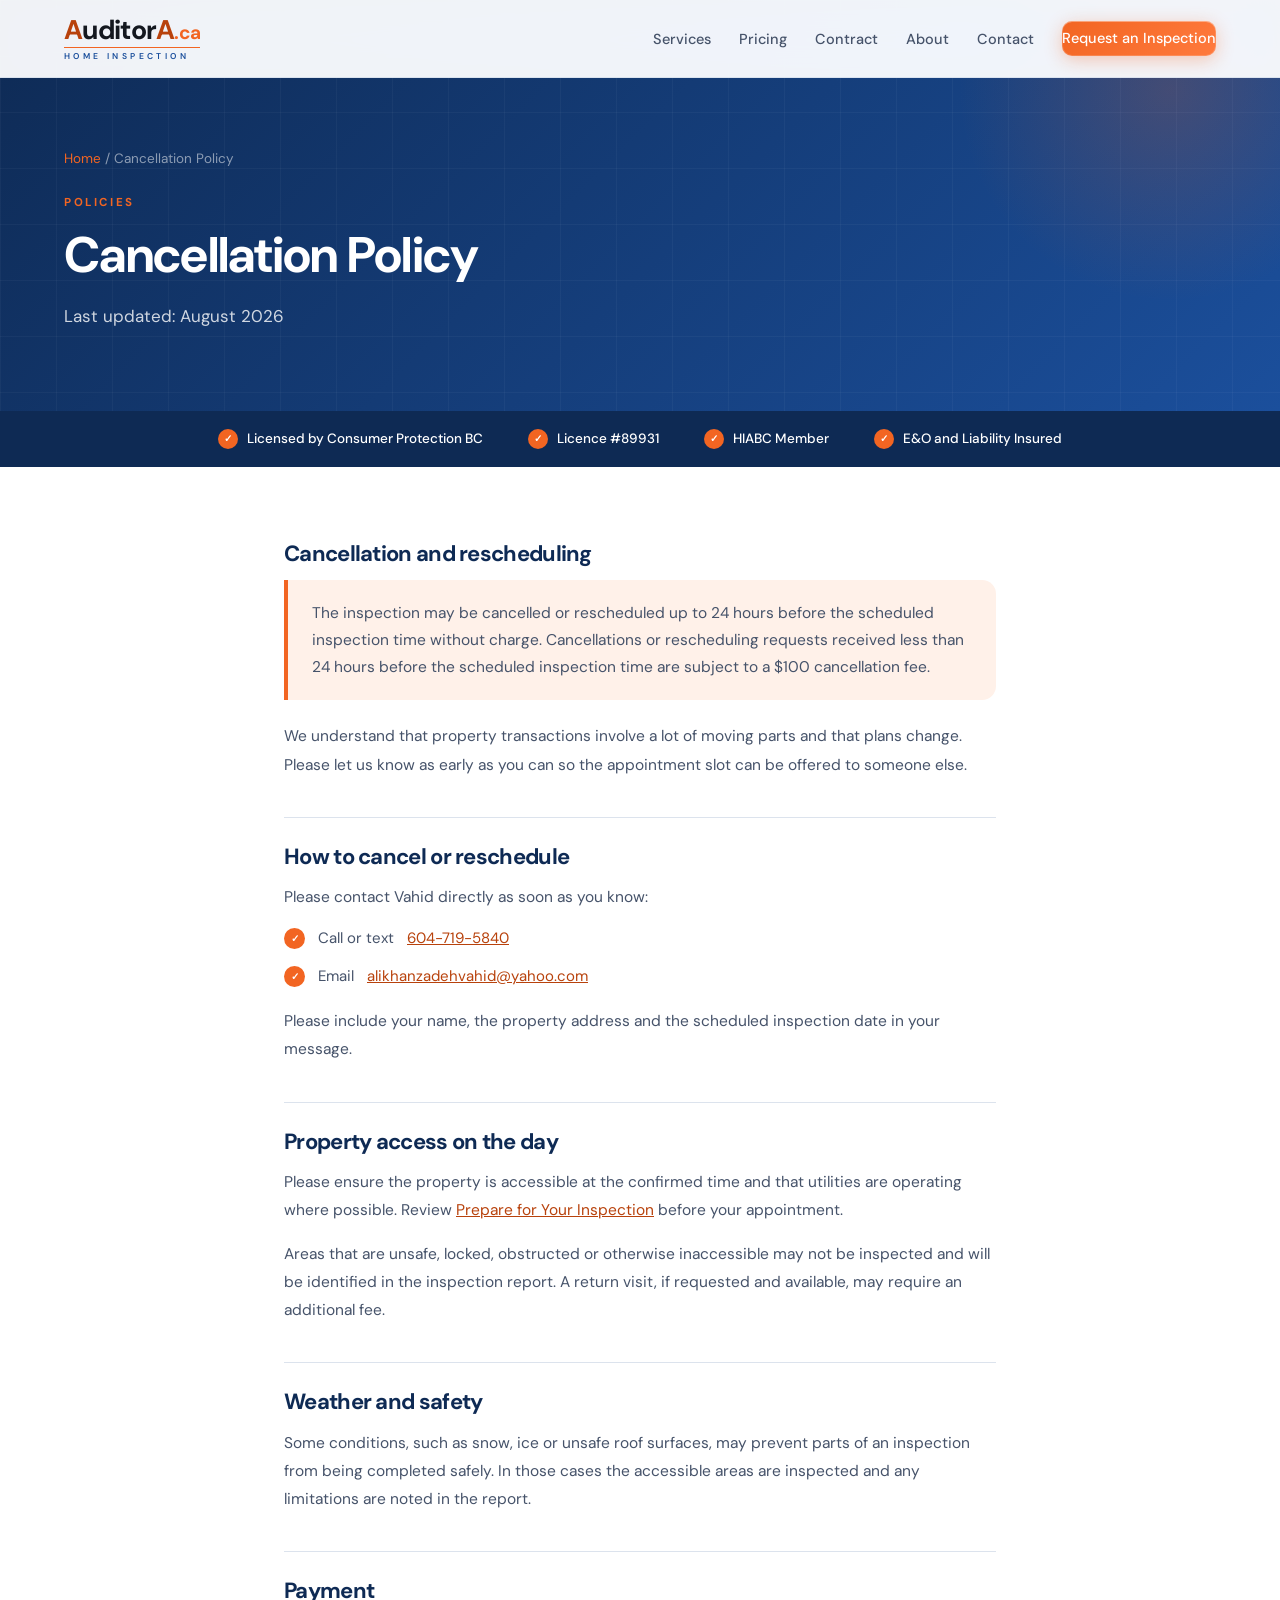
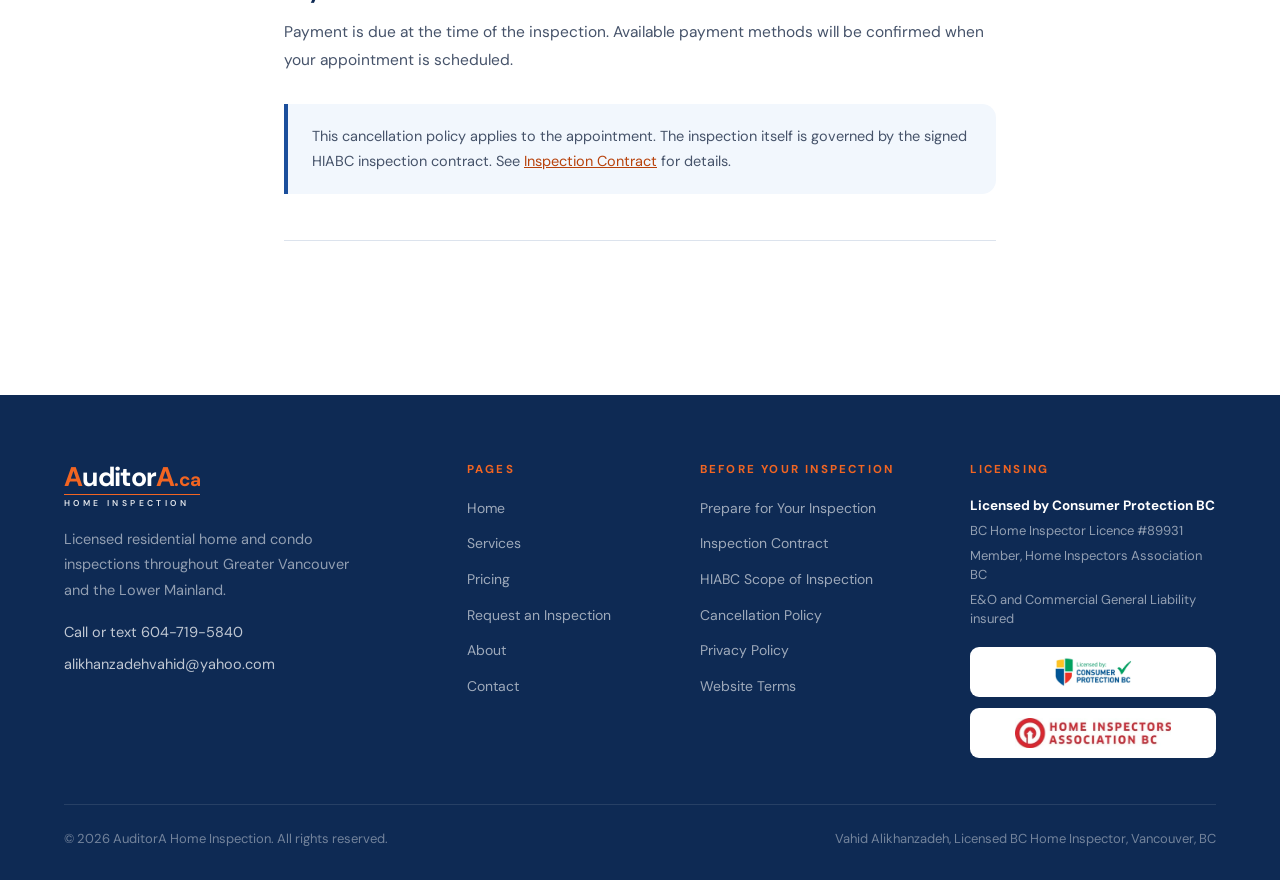
<file: cancellation.html>
<!DOCTYPE html>
<html lang="en">
<head>
<meta charset="UTF-8"/>
<meta name="viewport" content="width=device-width, initial-scale=1.0"/>
<title>Cancellation Policy | AuditorA Home Inspection</title>
<meta name="description" content="Cancellation and rescheduling policy for AuditorA Home Inspection appointments in Greater Vancouver."/>
<meta property="og:title" content="Cancellation Policy | AuditorA Home Inspection"/>
<meta property="og:description" content="Cancellation and rescheduling policy for AuditorA Home Inspection appointments in Greater Vancouver."/>
<meta property="og:type" content="website"/>
<link rel="preconnect" href="https://fonts.googleapis.com"/>
<link rel="preconnect" href="https://fonts.gstatic.com" crossorigin/>
<link href="https://fonts.googleapis.com/css2?family=DM+Sans:opsz,wght@9..40,400;9..40,500;9..40,600;9..40,700&display=swap" rel="stylesheet"/>
<link rel="stylesheet" href="styles.css?v=4.1"/>
<style>

.legal-body { padding: 74px 5%; max-width: 840px; margin: 0 auto; }
.legal-body h2 { font-size: 22px; font-weight: 700; color: var(--blue-deep); margin: 38px 0 14px;
  padding-top: 26px; border-top: 1px solid var(--grey-200); }
.legal-body h2:first-of-type { border-top: none; padding-top: 0; margin-top: 0; }
.legal-body p { font-size: 15.5px; color: var(--text-mid); line-height: 1.82; margin-bottom: 15px; }
.legal-body ul { margin: 12px 0 18px; }
.legal-nav { display: flex; gap: 12px; flex-wrap: wrap; margin-top: 46px;
  padding-top: 32px; border-top: 1px solid var(--grey-200); }

</style>
</head>
<body>

<nav>
  <a href="index.html" class="nav-logo" aria-label="AuditorA Home Inspection, home page">
    <div class="wordmark"><div class="wm-name"><span class="wm-a">A</span>uditor<span class="wm-a">A</span><span class="wm-tld">.ca</span></div><div class="wm-sub">Home Inspection</div></div>
  </a>
  <ul class="nav-links">
    <li><a href="services.html">Services</a></li>
    <li><a href="pricing.html">Pricing</a></li>
    <li><a href="agreement.html">Contract</a></li>
    <li><a href="about.html">About</a></li>
    <li><a href="contact.html">Contact</a></li>
    <li><a href="request.html" class="btn btn-primary btn-nav">Request an Inspection</a></li>
  </ul>
  <button class="hamburger" id="hamburger" onclick="toggleMenu()" aria-label="Open menu" aria-expanded="false">
    <span></span><span></span><span></span>
  </button>
</nav>
<div class="mobile-menu" id="mobileMenu">
  <a href="services.html">Services</a>
  <a href="pricing.html">Pricing</a>
  <a href="agreement.html">Contract</a>
  <a href="about.html">About</a>
  <a href="contact.html">Contact</a>
  <a href="prepare.html">Prepare for Your Inspection</a>
  <a href="request.html" class="btn btn-primary">Request an Inspection</a>
</div>


<div class="page-hero">
  <div class="page-hero-inner">
    <div class="crumb"><a href="index.html">Home</a> / Cancellation Policy</div>
    <div class="eyebrow">Policies</div>
    <h1>Cancellation Policy</h1>
    <p>Last updated: August 2026</p>
  </div>
</div>

<div class="trust-strip">
  <div class="trust-item"><span class="ti-check" aria-hidden="true">&#10003;</span> Licensed by Consumer Protection BC</div>
  <div class="trust-item"><span class="ti-check" aria-hidden="true">&#10003;</span> Licence #89931</div>
  <div class="trust-item"><span class="ti-check" aria-hidden="true">&#10003;</span> HIABC Member</div>
  <div class="trust-item"><span class="ti-check" aria-hidden="true">&#10003;</span> E&amp;O and Liability Insured</div>
</div>

<div class="legal-body">

  <h2>Cancellation and rescheduling</h2>
  <div class="note-box orange" style="margin-bottom:22px;font-size:15.5px;">
    The inspection may be cancelled or rescheduled up to 24 hours before the scheduled inspection time without charge. Cancellations or rescheduling requests received less than 24 hours before the scheduled inspection time are subject to a $100 cancellation fee.
  </div>
  <p>We understand that property transactions involve a lot of moving parts and that plans change. Please
     let us know as early as you can so the appointment slot can be offered to someone else.</p>

  <h2>How to cancel or reschedule</h2>
  <p>Please contact Vahid directly as soon as you know:</p>
  <ul class="checklist">
    <li>Call or text <a href="tel:6047195840">604-719-5840</a></li>
    <li>Email <a href="mailto:alikhanzadehvahid@yahoo.com">alikhanzadehvahid@yahoo.com</a></li>
  </ul>
  <p>Please include your name, the property address and the scheduled inspection date in your message.</p>

  <h2>Property access on the day</h2>
  <p>Please ensure the property is accessible at the confirmed time and that utilities are operating where
     possible. Review <a href="prepare.html">Prepare for Your Inspection</a> before your appointment.</p>
  <p>Areas that are unsafe, locked, obstructed or otherwise inaccessible may not be inspected and will be
     identified in the inspection report. A return visit, if requested and available, may require an
     additional fee.</p>

  <h2>Weather and safety</h2>
  <p>Some conditions, such as snow, ice or unsafe roof surfaces, may prevent parts of an inspection from
     being completed safely. In those cases the accessible areas are inspected and any limitations are
     noted in the report.</p>

  <h2>Payment</h2>
  <p>Payment is due at the time of the inspection. Available payment methods will be confirmed when your appointment is scheduled.</p>

  <div class="note-box" style="margin-top:30px;">
    This cancellation policy applies to the appointment. The inspection itself is governed by the signed
    HIABC inspection contract. See <a href="agreement.html">Inspection Contract</a> for details.
  </div>

<div class="legal-nav">
  <a href="privacy.html" class="btn btn-ghost btn-sm">Privacy Policy</a>
  <a href="terms.html" class="btn btn-ghost btn-sm">Website Terms</a>
  <a href="agreement.html" class="btn btn-ghost btn-sm">Inspection Contract</a>
  <a href="index.html" class="btn btn-ghost btn-sm">Back to Home</a>
</div>
</div>


<footer>
  <div class="container">
    <div class="footer-grid">
      <div class="footer-brand">
        <a href="index.html" style="text-decoration:none;display:inline-block;">
          <div class="wordmark light"><div class="wm-name"><span class="wm-a">A</span>uditor<span class="wm-a">A</span><span class="wm-tld">.ca</span></div><div class="wm-sub">Home Inspection</div></div>
        </a>
        <p>Licensed residential home and condo inspections throughout Greater Vancouver and the Lower Mainland.</p>
        <div class="footer-contact">
          <a href="tel:6047195840">Call or text 604-719-5840</a>
          <a href="mailto:alikhanzadehvahid@yahoo.com">alikhanzadehvahid@yahoo.com</a>
        </div>
      </div>

      <div class="footer-col">
        <h4>Pages</h4>
        <ul>
          <li><a href="index.html">Home</a></li>
          <li><a href="services.html">Services</a></li>
          <li><a href="pricing.html">Pricing</a></li>
          <li><a href="request.html">Request an Inspection</a></li>
          <li><a href="about.html">About</a></li>
          <li><a href="contact.html">Contact</a></li>
        </ul>
      </div>

      <div class="footer-col">
        <h4>Before Your Inspection</h4>
        <ul>
          <li><a href="prepare.html">Prepare for Your Inspection</a></li>
          <li><a href="agreement.html">Inspection Contract</a></li>
          <li><a href="https://hiabc.ca/about-us/scope-of-inspection/" target="_blank" rel="noopener">HIABC Scope of Inspection</a></li>
          <li><a href="cancellation.html">Cancellation Policy</a></li>
          <li><a href="privacy.html">Privacy Policy</a></li>
          <li><a href="terms.html">Website Terms</a></li>
        </ul>
      </div>

      <div class="footer-col">
        <h4>Licensing</h4>
        <div class="footer-cred">
          <strong>Licensed by Consumer Protection BC</strong>
          <span>BC Home Inspector Licence #89931</span>
          <span>Member, Home Inspectors Association BC</span>
          <span>E&amp;O and Commercial General Liability insured</span>
        </div>
        <div class="footer-badges">
          <div class="footer-badge"><img src="images/badge-cpbc.webp" alt="Licensed by Consumer Protection BC" loading="lazy" decoding="async"/></div>
          <div class="footer-badge"><img src="images/badge-hiabc-wide.webp" alt="Home Inspectors Association BC" loading="lazy" decoding="async"/></div>
        </div>
      </div>
    </div>

    <div class="footer-bottom">
      <span>&copy; 2026 AuditorA Home Inspection. All rights reserved.</span>
      <span>Vahid Alikhanzadeh, Licensed BC Home Inspector, Vancouver, BC</span>
    </div>
  </div>
</footer>

<script src="script.js?v=4.1"></script>
<!-- Cloudflare Web Analytics --><script defer src="https://static.cloudflareinsights.com/beacon.min.js" data-cf-beacon='{"token": "b3aedcc70441407d8560815a5f0ff880"}'></script><!-- End Cloudflare Web Analytics -->
</body>
</html>
</file>
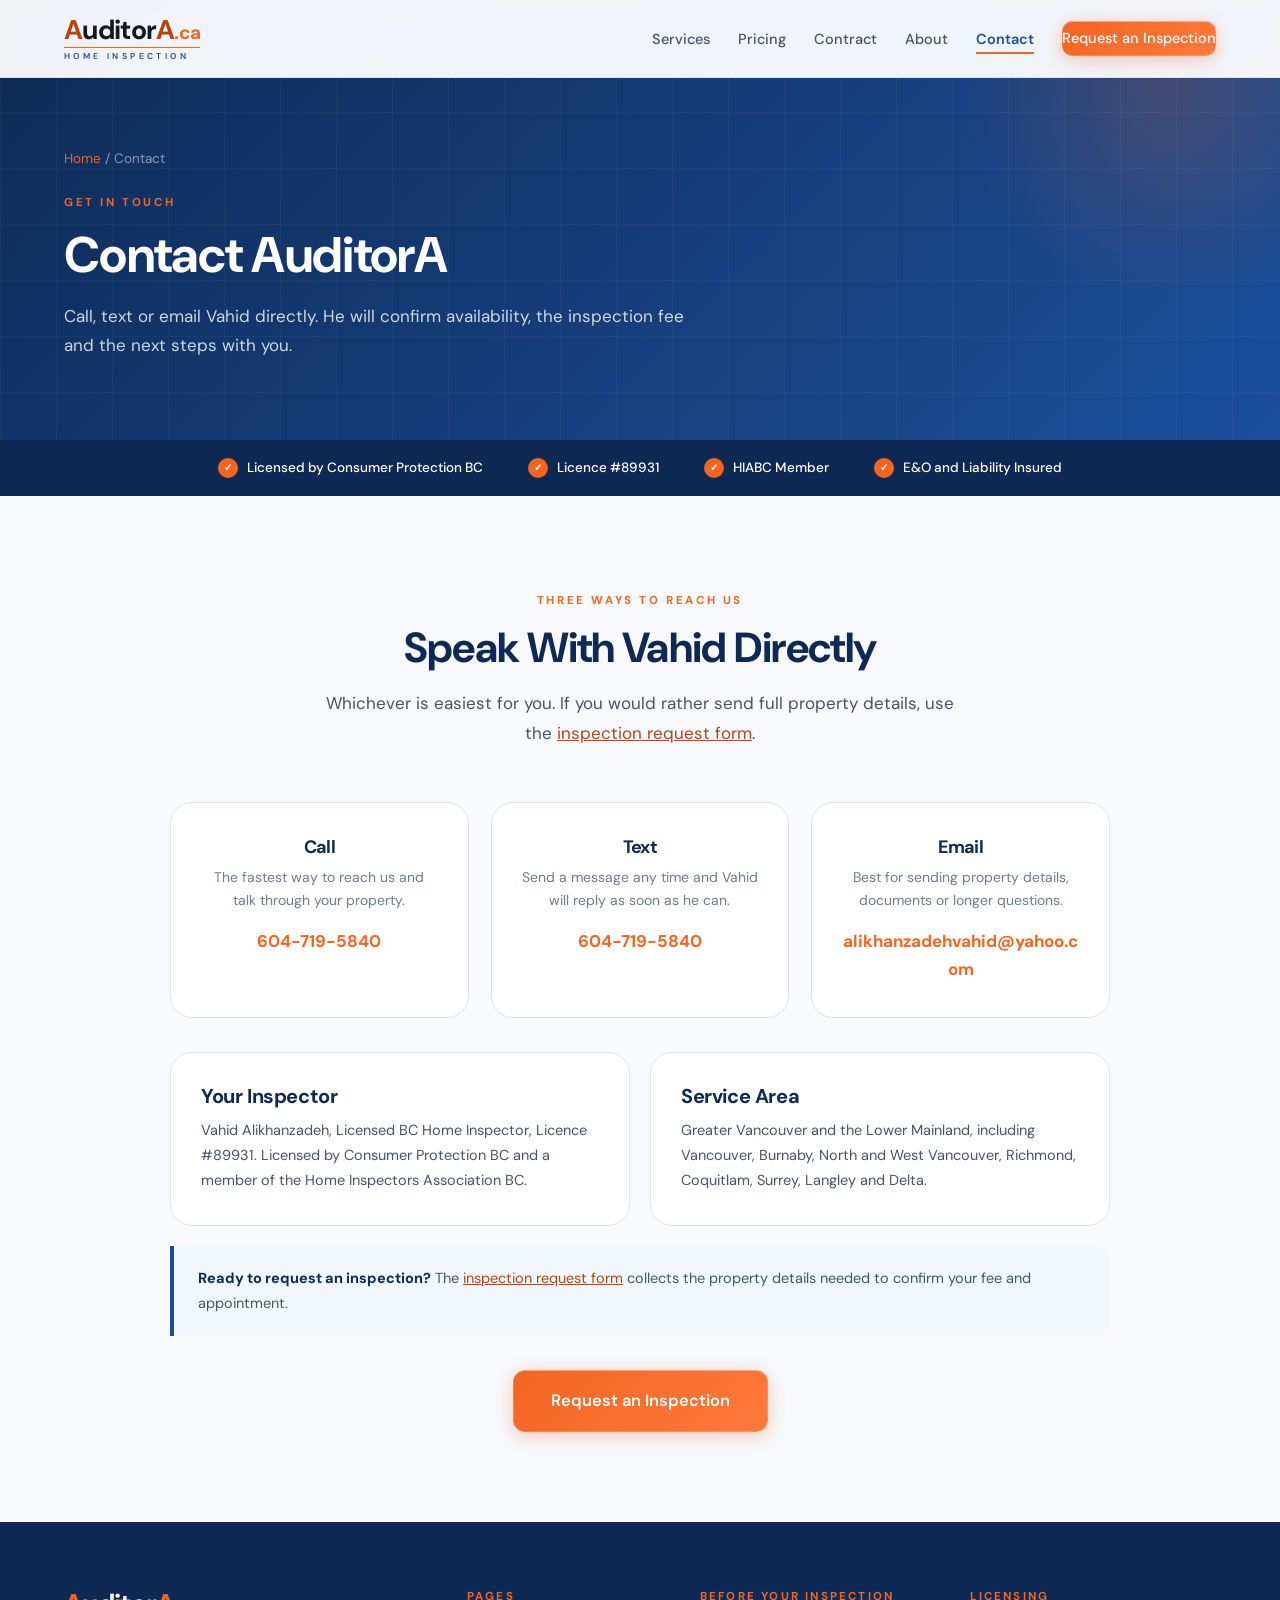
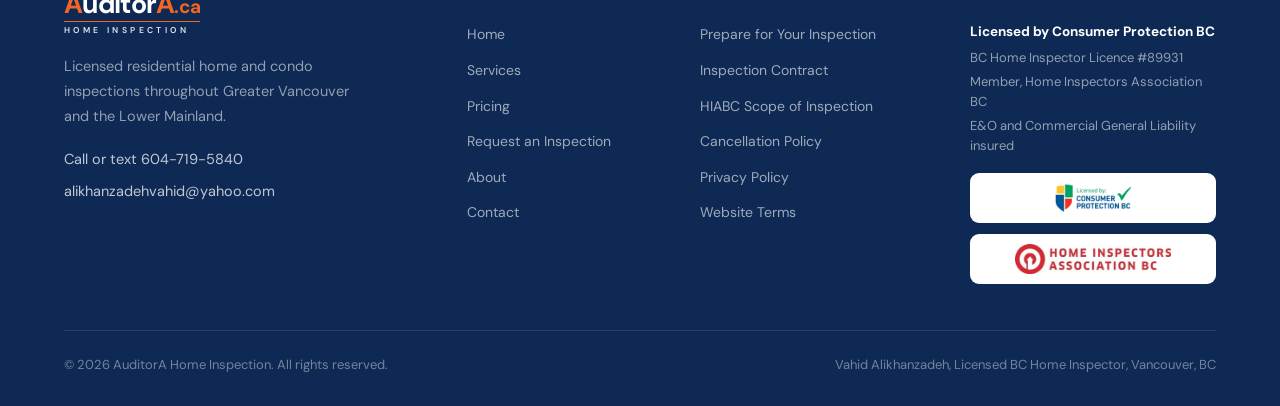
<file: contact.html>
<!DOCTYPE html>
<html lang="en">
<head>
<meta charset="UTF-8"/>
<meta name="viewport" content="width=device-width, initial-scale=1.0"/>
<title>Contact | AuditorA Home Inspection Vancouver</title>
<meta name="description" content="Call, text or email AuditorA Home Inspection in Greater Vancouver. Speak directly with Vahid Alikhanzadeh, Licensed BC Home Inspector."/>
<meta property="og:title" content="Contact | AuditorA Home Inspection Vancouver"/>
<meta property="og:description" content="Call, text or email AuditorA Home Inspection in Greater Vancouver. Speak directly with Vahid Alikhanzadeh, Licensed BC Home Inspector."/>
<meta property="og:type" content="website"/>
<link rel="preconnect" href="https://fonts.googleapis.com"/>
<link rel="preconnect" href="https://fonts.gstatic.com" crossorigin/>
<link href="https://fonts.googleapis.com/css2?family=DM+Sans:opsz,wght@9..40,400;9..40,500;9..40,600;9..40,700&display=swap" rel="stylesheet"/>
<link rel="stylesheet" href="styles.css?v=4.1"/>
<style>

.contact-section { background: var(--off-white); }
.contact-grid { max-width: 940px; margin: 0 auto; display: grid;
  grid-template-columns: repeat(auto-fit, minmax(260px,1fr)); gap: 22px; }
.c-card { background: var(--white); border: 1px solid var(--grey-200); border-radius: var(--radius-lg);
  padding: 34px 30px; text-decoration: none; display: block; text-align: center;
  transition: transform 0.3s cubic-bezier(0.34,1.3,0.64,1), box-shadow 0.3s, border-color 0.3s; }
.c-card:hover { transform: translateY(-6px); box-shadow: var(--shadow-lg); border-color: rgba(242,101,34,0.3); }
.c-card h2 { font-size: 18px; font-weight: 700; color: var(--blue-deep); margin-bottom: 8px; }
.c-card p { font-size: 14px; color: var(--muted); line-height: 1.65; margin-bottom: 16px; }
.c-value { font-size: 17px; font-weight: 700; color: var(--orange); word-break: break-word; }
.contact-detail { max-width: 940px; margin: 34px auto 0; display: grid;
  grid-template-columns: 1fr 1fr; gap: 20px; }
@media(max-width:800px){ .contact-detail { grid-template-columns: 1fr; } }

</style>
</head>
<body>

<nav>
  <a href="index.html" class="nav-logo" aria-label="AuditorA Home Inspection, home page">
    <div class="wordmark"><div class="wm-name"><span class="wm-a">A</span>uditor<span class="wm-a">A</span><span class="wm-tld">.ca</span></div><div class="wm-sub">Home Inspection</div></div>
  </a>
  <ul class="nav-links">
    <li><a href="services.html">Services</a></li>
    <li><a href="pricing.html">Pricing</a></li>
    <li><a href="agreement.html">Contract</a></li>
    <li><a href="about.html">About</a></li>
    <li><a href="contact.html" class="active">Contact</a></li>
    <li><a href="request.html" class="btn btn-primary btn-nav">Request an Inspection</a></li>
  </ul>
  <button class="hamburger" id="hamburger" onclick="toggleMenu()" aria-label="Open menu" aria-expanded="false">
    <span></span><span></span><span></span>
  </button>
</nav>
<div class="mobile-menu" id="mobileMenu">
  <a href="services.html">Services</a>
  <a href="pricing.html">Pricing</a>
  <a href="agreement.html">Contract</a>
  <a href="about.html">About</a>
  <a href="contact.html">Contact</a>
  <a href="prepare.html">Prepare for Your Inspection</a>
  <a href="request.html" class="btn btn-primary">Request an Inspection</a>
</div>


<div class="page-hero">
  <div class="page-hero-inner">
    <div class="crumb"><a href="index.html">Home</a> / Contact</div>
    <div class="eyebrow">Get In Touch</div>
    <h1>Contact AuditorA</h1>
    <p>Call, text or email Vahid directly. He will confirm availability, the inspection fee and the next
       steps with you.</p>
  </div>
</div>

<div class="trust-strip">
  <div class="trust-item"><span class="ti-check" aria-hidden="true">&#10003;</span> Licensed by Consumer Protection BC</div>
  <div class="trust-item"><span class="ti-check" aria-hidden="true">&#10003;</span> Licence #89931</div>
  <div class="trust-item"><span class="ti-check" aria-hidden="true">&#10003;</span> HIABC Member</div>
  <div class="trust-item"><span class="ti-check" aria-hidden="true">&#10003;</span> E&amp;O and Liability Insured</div>
</div>

<section class="contact-section">
  <div class="container">
    <div class="section-head center reveal">
      <div class="eyebrow">Three Ways to Reach Us</div>
      <h2 class="h-section">Speak With Vahid Directly</h2>
      <p class="lead">Whichever is easiest for you. If you would rather send full property details,
         use the <a href="request.html">inspection request form</a>.</p>
    </div>

    <div class="contact-grid" data-stagger>
      <a href="tel:6047195840" class="c-card reveal">
        <h2>Call</h2>
        <p>The fastest way to reach us and talk through your property.</p>
        <div class="c-value">604-719-5840</div>
      </a>
      <a href="sms:6047195840" class="c-card reveal">
        <h2>Text</h2>
        <p>Send a message any time and Vahid will reply as soon as he can.</p>
        <div class="c-value">604-719-5840</div>
      </a>
      <a href="mailto:alikhanzadehvahid@yahoo.com" class="c-card reveal">
        <h2>Email</h2>
        <p>Best for sending property details, documents or longer questions.</p>
        <div class="c-value">alikhanzadehvahid@yahoo.com</div>
      </a>
    </div>

    <div class="contact-detail reveal">
      <div class="info-card">
        <h3 class="h-card">Your Inspector</h3>
        <p style="font-size:14.5px;color:var(--text-mid);line-height:1.72;">
          Vahid Alikhanzadeh, Licensed BC Home Inspector, Licence #89931. Licensed by Consumer
          Protection BC and a member of the Home Inspectors Association BC.
        </p>
      </div>
      <div class="info-card">
        <h3 class="h-card">Service Area</h3>
        <p style="font-size:14.5px;color:var(--text-mid);line-height:1.72;">
          Greater Vancouver and the Lower Mainland, including Vancouver, Burnaby, North and West
          Vancouver, Richmond, Coquitlam, Surrey, Langley and Delta.
        </p>
      </div>
    </div>

    <div style="max-width:940px;margin:20px auto 0;" class="reveal">
      <div class="note-box">
        <strong>Ready to request an inspection?</strong> The
        <a href="request.html">inspection request form</a> collects the property details needed to confirm
        your fee and appointment.
      </div>
    </div>

    <div class="center" style="margin-top:34px;">
      <a href="request.html" class="btn btn-primary btn-lg">Request an Inspection</a>
    </div>
  </div>
</section>


<footer>
  <div class="container">
    <div class="footer-grid">
      <div class="footer-brand">
        <a href="index.html" style="text-decoration:none;display:inline-block;">
          <div class="wordmark light"><div class="wm-name"><span class="wm-a">A</span>uditor<span class="wm-a">A</span><span class="wm-tld">.ca</span></div><div class="wm-sub">Home Inspection</div></div>
        </a>
        <p>Licensed residential home and condo inspections throughout Greater Vancouver and the Lower Mainland.</p>
        <div class="footer-contact">
          <a href="tel:6047195840">Call or text 604-719-5840</a>
          <a href="mailto:alikhanzadehvahid@yahoo.com">alikhanzadehvahid@yahoo.com</a>
        </div>
      </div>

      <div class="footer-col">
        <h4>Pages</h4>
        <ul>
          <li><a href="index.html">Home</a></li>
          <li><a href="services.html">Services</a></li>
          <li><a href="pricing.html">Pricing</a></li>
          <li><a href="request.html">Request an Inspection</a></li>
          <li><a href="about.html">About</a></li>
          <li><a href="contact.html">Contact</a></li>
        </ul>
      </div>

      <div class="footer-col">
        <h4>Before Your Inspection</h4>
        <ul>
          <li><a href="prepare.html">Prepare for Your Inspection</a></li>
          <li><a href="agreement.html">Inspection Contract</a></li>
          <li><a href="https://hiabc.ca/about-us/scope-of-inspection/" target="_blank" rel="noopener">HIABC Scope of Inspection</a></li>
          <li><a href="cancellation.html">Cancellation Policy</a></li>
          <li><a href="privacy.html">Privacy Policy</a></li>
          <li><a href="terms.html">Website Terms</a></li>
        </ul>
      </div>

      <div class="footer-col">
        <h4>Licensing</h4>
        <div class="footer-cred">
          <strong>Licensed by Consumer Protection BC</strong>
          <span>BC Home Inspector Licence #89931</span>
          <span>Member, Home Inspectors Association BC</span>
          <span>E&amp;O and Commercial General Liability insured</span>
        </div>
        <div class="footer-badges">
          <div class="footer-badge"><img src="images/badge-cpbc.webp" alt="Licensed by Consumer Protection BC" loading="lazy" decoding="async"/></div>
          <div class="footer-badge"><img src="images/badge-hiabc-wide.webp" alt="Home Inspectors Association BC" loading="lazy" decoding="async"/></div>
        </div>
      </div>
    </div>

    <div class="footer-bottom">
      <span>&copy; 2026 AuditorA Home Inspection. All rights reserved.</span>
      <span>Vahid Alikhanzadeh, Licensed BC Home Inspector, Vancouver, BC</span>
    </div>
  </div>
</footer>

<script src="script.js?v=4.1"></script>
<!-- Cloudflare Web Analytics --><script defer src="https://static.cloudflareinsights.com/beacon.min.js" data-cf-beacon='{"token": "b3aedcc70441407d8560815a5f0ff880"}'></script><!-- End Cloudflare Web Analytics -->
</body>
</html>
</file>
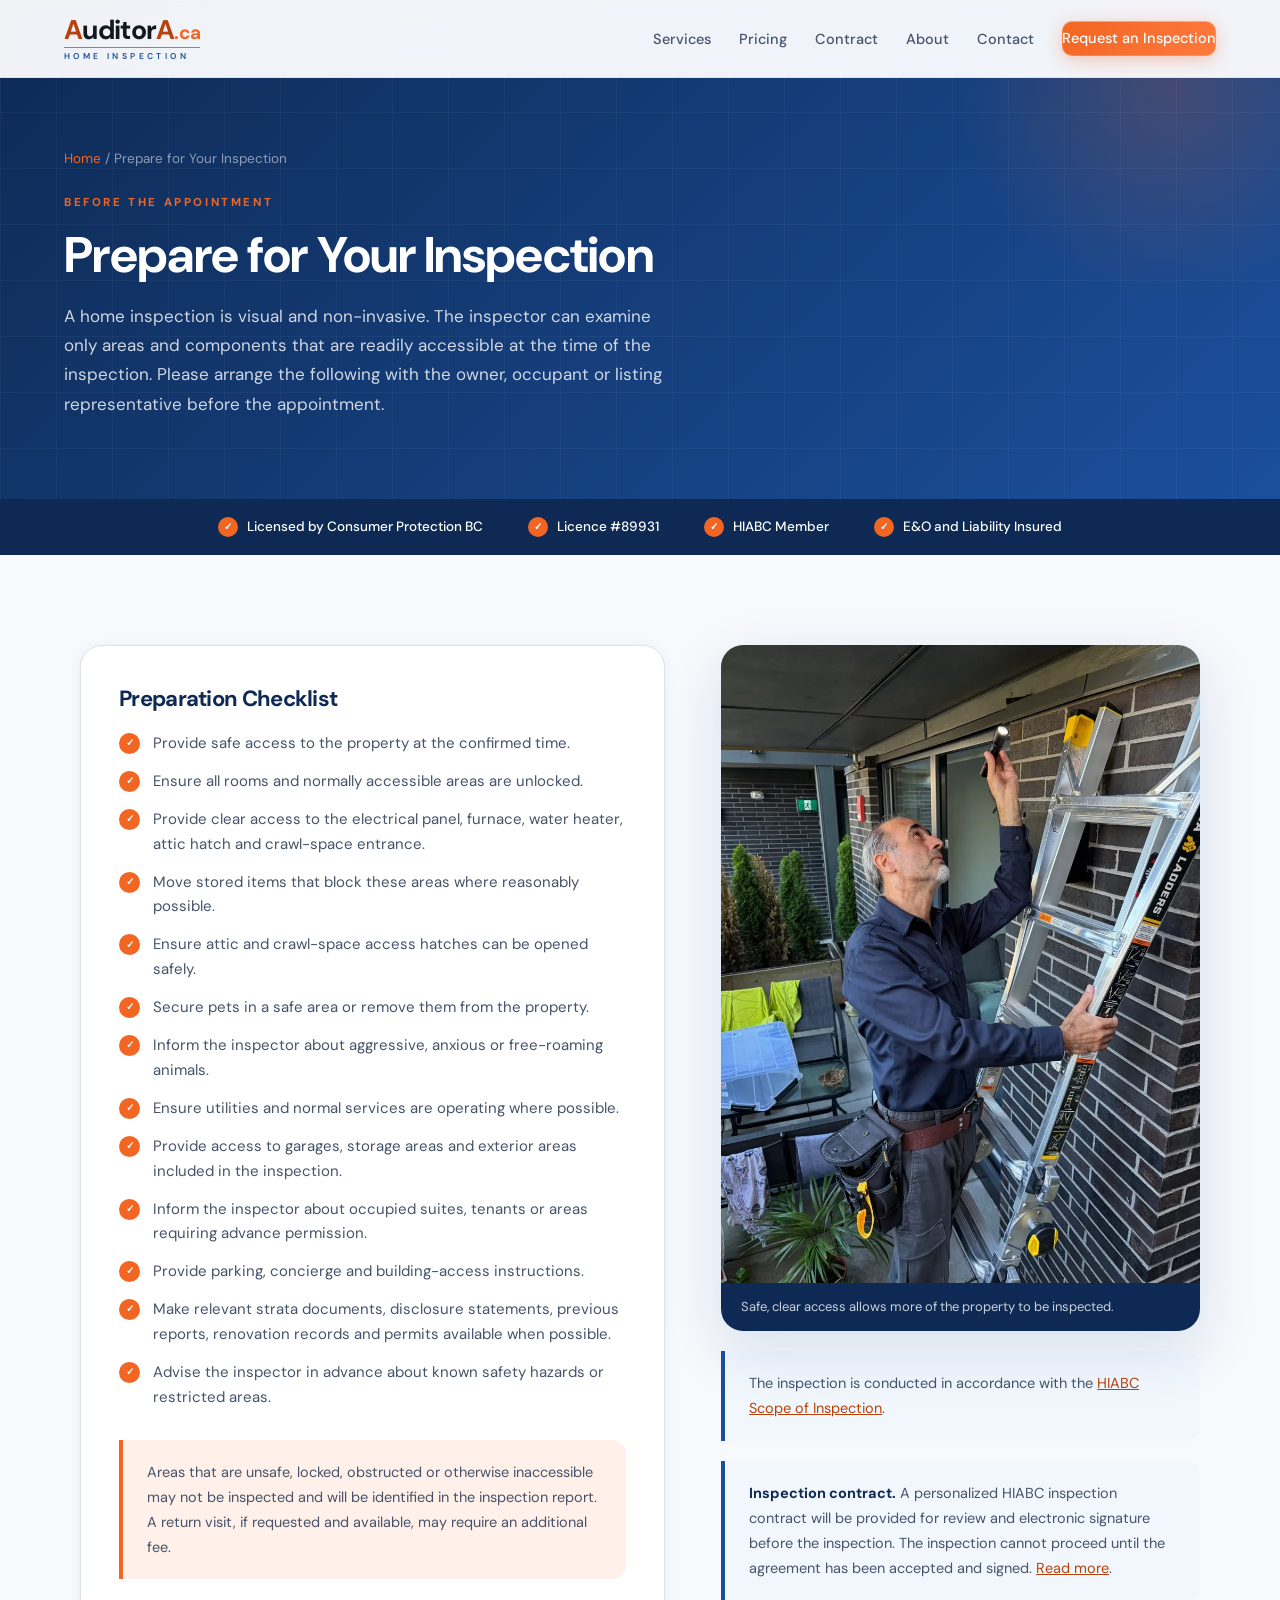
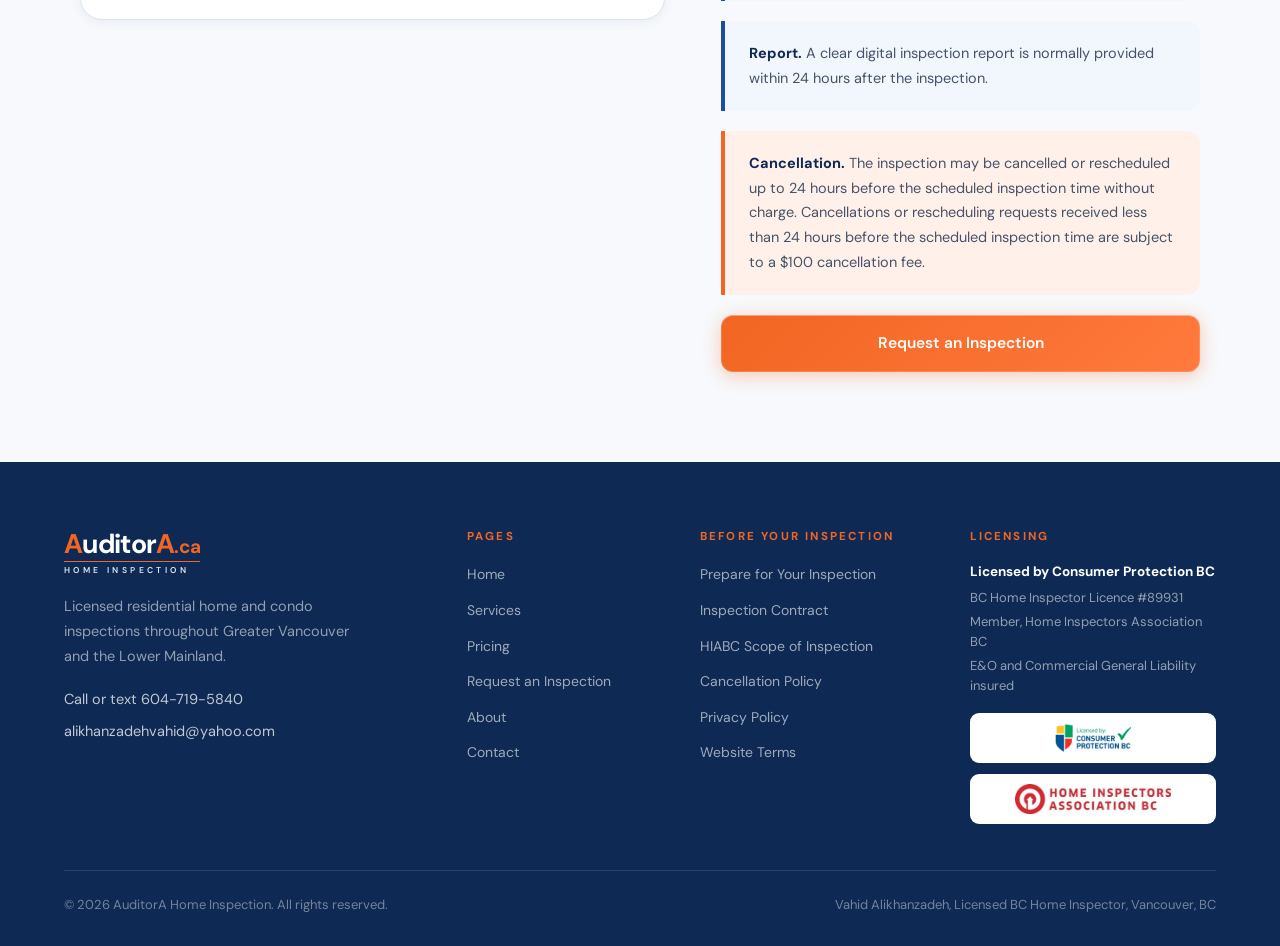
<file: prepare.html>
<!DOCTYPE html>
<html lang="en">
<head>
<meta charset="UTF-8"/>
<meta name="viewport" content="width=device-width, initial-scale=1.0"/>
<title>Prepare for Your Inspection | AuditorA Home Inspection</title>
<meta name="description" content="How to prepare your property for a home inspection in British Columbia. Access, utilities, pets, documents and safety information for your appointment."/>
<meta property="og:title" content="Prepare for Your Inspection | AuditorA Home Inspection"/>
<meta property="og:description" content="How to prepare your property for a home inspection in British Columbia. Access, utilities, pets, documents and safety information for your appointment."/>
<meta property="og:type" content="website"/>
<link rel="preconnect" href="https://fonts.googleapis.com"/>
<link rel="preconnect" href="https://fonts.gstatic.com" crossorigin/>
<link href="https://fonts.googleapis.com/css2?family=DM+Sans:opsz,wght@9..40,400;9..40,500;9..40,600;9..40,700&display=swap" rel="stylesheet"/>
<link rel="stylesheet" href="styles.css?v=4.1"/>
<style>

.prep-intro { background: var(--off-white); }
.prep-inner { max-width: 1120px; margin: 0 auto; display: grid;
  grid-template-columns: 1.1fr 0.9fr; gap: 56px; align-items: start; }
.prep-list-card { background: var(--white); border: 1px solid var(--grey-200);
  border-radius: var(--radius-lg); padding: 40px 38px; box-shadow: var(--shadow-sm); }
.prep-list-card h2 { font-size: 22px; font-weight: 700; color: var(--blue-deep); margin-bottom: 20px; }
.prep-side { display: flex; flex-direction: column; gap: 20px; position: sticky; top: 100px; }
@media(max-width:1000px){
  .prep-inner { grid-template-columns: 1fr; gap: 38px; }
  .prep-side { position: static; }
}
@media(max-width:640px){ .prep-list-card { padding: 30px 24px; } }

</style>
</head>
<body>

<nav>
  <a href="index.html" class="nav-logo" aria-label="AuditorA Home Inspection, home page">
    <div class="wordmark"><div class="wm-name"><span class="wm-a">A</span>uditor<span class="wm-a">A</span><span class="wm-tld">.ca</span></div><div class="wm-sub">Home Inspection</div></div>
  </a>
  <ul class="nav-links">
    <li><a href="services.html">Services</a></li>
    <li><a href="pricing.html">Pricing</a></li>
    <li><a href="agreement.html">Contract</a></li>
    <li><a href="about.html">About</a></li>
    <li><a href="contact.html">Contact</a></li>
    <li><a href="request.html" class="btn btn-primary btn-nav">Request an Inspection</a></li>
  </ul>
  <button class="hamburger" id="hamburger" onclick="toggleMenu()" aria-label="Open menu" aria-expanded="false">
    <span></span><span></span><span></span>
  </button>
</nav>
<div class="mobile-menu" id="mobileMenu">
  <a href="services.html">Services</a>
  <a href="pricing.html">Pricing</a>
  <a href="agreement.html">Contract</a>
  <a href="about.html">About</a>
  <a href="contact.html">Contact</a>
  <a href="prepare.html">Prepare for Your Inspection</a>
  <a href="request.html" class="btn btn-primary">Request an Inspection</a>
</div>


<div class="page-hero">
  <div class="page-hero-inner">
    <div class="crumb"><a href="index.html">Home</a> / Prepare for Your Inspection</div>
    <div class="eyebrow">Before the Appointment</div>
    <h1>Prepare for Your Inspection</h1>
    <p>A home inspection is visual and non-invasive. The inspector can examine only areas and components
       that are readily accessible at the time of the inspection. Please arrange the following with the
       owner, occupant or listing representative before the appointment.</p>
  </div>
</div>

<div class="trust-strip">
  <div class="trust-item"><span class="ti-check" aria-hidden="true">&#10003;</span> Licensed by Consumer Protection BC</div>
  <div class="trust-item"><span class="ti-check" aria-hidden="true">&#10003;</span> Licence #89931</div>
  <div class="trust-item"><span class="ti-check" aria-hidden="true">&#10003;</span> HIABC Member</div>
  <div class="trust-item"><span class="ti-check" aria-hidden="true">&#10003;</span> E&amp;O and Liability Insured</div>
</div>

<section class="prep-intro">
  <div class="prep-inner">
    <div class="prep-list-card reveal">
      <h2>Preparation Checklist</h2>
      <ul class="checklist">
        <li>Provide safe access to the property at the confirmed time.</li>
        <li>Ensure all rooms and normally accessible areas are unlocked.</li>
        <li>Provide clear access to the electrical panel, furnace, water heater, attic hatch and crawl-space entrance.</li>
        <li>Move stored items that block these areas where reasonably possible.</li>
        <li>Ensure attic and crawl-space access hatches can be opened safely.</li>
        <li>Secure pets in a safe area or remove them from the property.</li>
        <li>Inform the inspector about aggressive, anxious or free-roaming animals.</li>
        <li>Ensure utilities and normal services are operating where possible.</li>
        <li>Provide access to garages, storage areas and exterior areas included in the inspection.</li>
        <li>Inform the inspector about occupied suites, tenants or areas requiring advance permission.</li>
        <li>Provide parking, concierge and building-access instructions.</li>
        <li>Make relevant strata documents, disclosure statements, previous reports, renovation records and permits available when possible.</li>
        <li>Advise the inspector in advance about known safety hazards or restricted areas.</li>
      </ul>

      <div class="note-box orange" style="margin-top:30px;">
        Areas that are unsafe, locked, obstructed or otherwise inaccessible may not be inspected and will
        be identified in the inspection report. A return visit, if requested and available, may require an
        additional fee.
      </div>
    </div>

    <div class="prep-side reveal">
      <figure class="photo-figure">
        <img src="images/work-ladder.webp" alt="Licensed BC home inspector Vahid Alikhanzadeh examining an exterior building component." loading="lazy" decoding="async"/>
        <figcaption>Safe, clear access allows more of the property to be inspected.</figcaption>
      </figure>
      <div class="note-box">The inspection is conducted in accordance with the <a href="https://hiabc.ca/about-us/scope-of-inspection/" target="_blank" rel="noopener">HIABC Scope of Inspection</a>.</div>
      <div class="note-box"><strong>Inspection contract.</strong> A personalized HIABC inspection contract will be provided for review and electronic signature before the inspection. The inspection cannot proceed until the agreement has been accepted and signed.
        <a href="agreement.html">Read more</a>.</div>
      <div class="note-box"><strong>Report.</strong> A clear digital inspection report is normally provided within 24 hours after the inspection.</div>
      <div class="note-box orange"><strong>Cancellation.</strong> The inspection may be cancelled or rescheduled up to 24 hours before the scheduled inspection time without charge. Cancellations or rescheduling requests received less than 24 hours before the scheduled inspection time are subject to a $100 cancellation fee.</div>
      <a href="request.html" class="btn btn-primary btn-full">Request an Inspection</a>
    </div>
  </div>
</section>


<footer>
  <div class="container">
    <div class="footer-grid">
      <div class="footer-brand">
        <a href="index.html" style="text-decoration:none;display:inline-block;">
          <div class="wordmark light"><div class="wm-name"><span class="wm-a">A</span>uditor<span class="wm-a">A</span><span class="wm-tld">.ca</span></div><div class="wm-sub">Home Inspection</div></div>
        </a>
        <p>Licensed residential home and condo inspections throughout Greater Vancouver and the Lower Mainland.</p>
        <div class="footer-contact">
          <a href="tel:6047195840">Call or text 604-719-5840</a>
          <a href="mailto:alikhanzadehvahid@yahoo.com">alikhanzadehvahid@yahoo.com</a>
        </div>
      </div>

      <div class="footer-col">
        <h4>Pages</h4>
        <ul>
          <li><a href="index.html">Home</a></li>
          <li><a href="services.html">Services</a></li>
          <li><a href="pricing.html">Pricing</a></li>
          <li><a href="request.html">Request an Inspection</a></li>
          <li><a href="about.html">About</a></li>
          <li><a href="contact.html">Contact</a></li>
        </ul>
      </div>

      <div class="footer-col">
        <h4>Before Your Inspection</h4>
        <ul>
          <li><a href="prepare.html">Prepare for Your Inspection</a></li>
          <li><a href="agreement.html">Inspection Contract</a></li>
          <li><a href="https://hiabc.ca/about-us/scope-of-inspection/" target="_blank" rel="noopener">HIABC Scope of Inspection</a></li>
          <li><a href="cancellation.html">Cancellation Policy</a></li>
          <li><a href="privacy.html">Privacy Policy</a></li>
          <li><a href="terms.html">Website Terms</a></li>
        </ul>
      </div>

      <div class="footer-col">
        <h4>Licensing</h4>
        <div class="footer-cred">
          <strong>Licensed by Consumer Protection BC</strong>
          <span>BC Home Inspector Licence #89931</span>
          <span>Member, Home Inspectors Association BC</span>
          <span>E&amp;O and Commercial General Liability insured</span>
        </div>
        <div class="footer-badges">
          <div class="footer-badge"><img src="images/badge-cpbc.webp" alt="Licensed by Consumer Protection BC" loading="lazy" decoding="async"/></div>
          <div class="footer-badge"><img src="images/badge-hiabc-wide.webp" alt="Home Inspectors Association BC" loading="lazy" decoding="async"/></div>
        </div>
      </div>
    </div>

    <div class="footer-bottom">
      <span>&copy; 2026 AuditorA Home Inspection. All rights reserved.</span>
      <span>Vahid Alikhanzadeh, Licensed BC Home Inspector, Vancouver, BC</span>
    </div>
  </div>
</footer>

<script src="script.js?v=4.1"></script>
<!-- Cloudflare Web Analytics --><script defer src="https://static.cloudflareinsights.com/beacon.min.js" data-cf-beacon='{"token": "b3aedcc70441407d8560815a5f0ff880"}'></script><!-- End Cloudflare Web Analytics -->
</body>
</html>
</file>
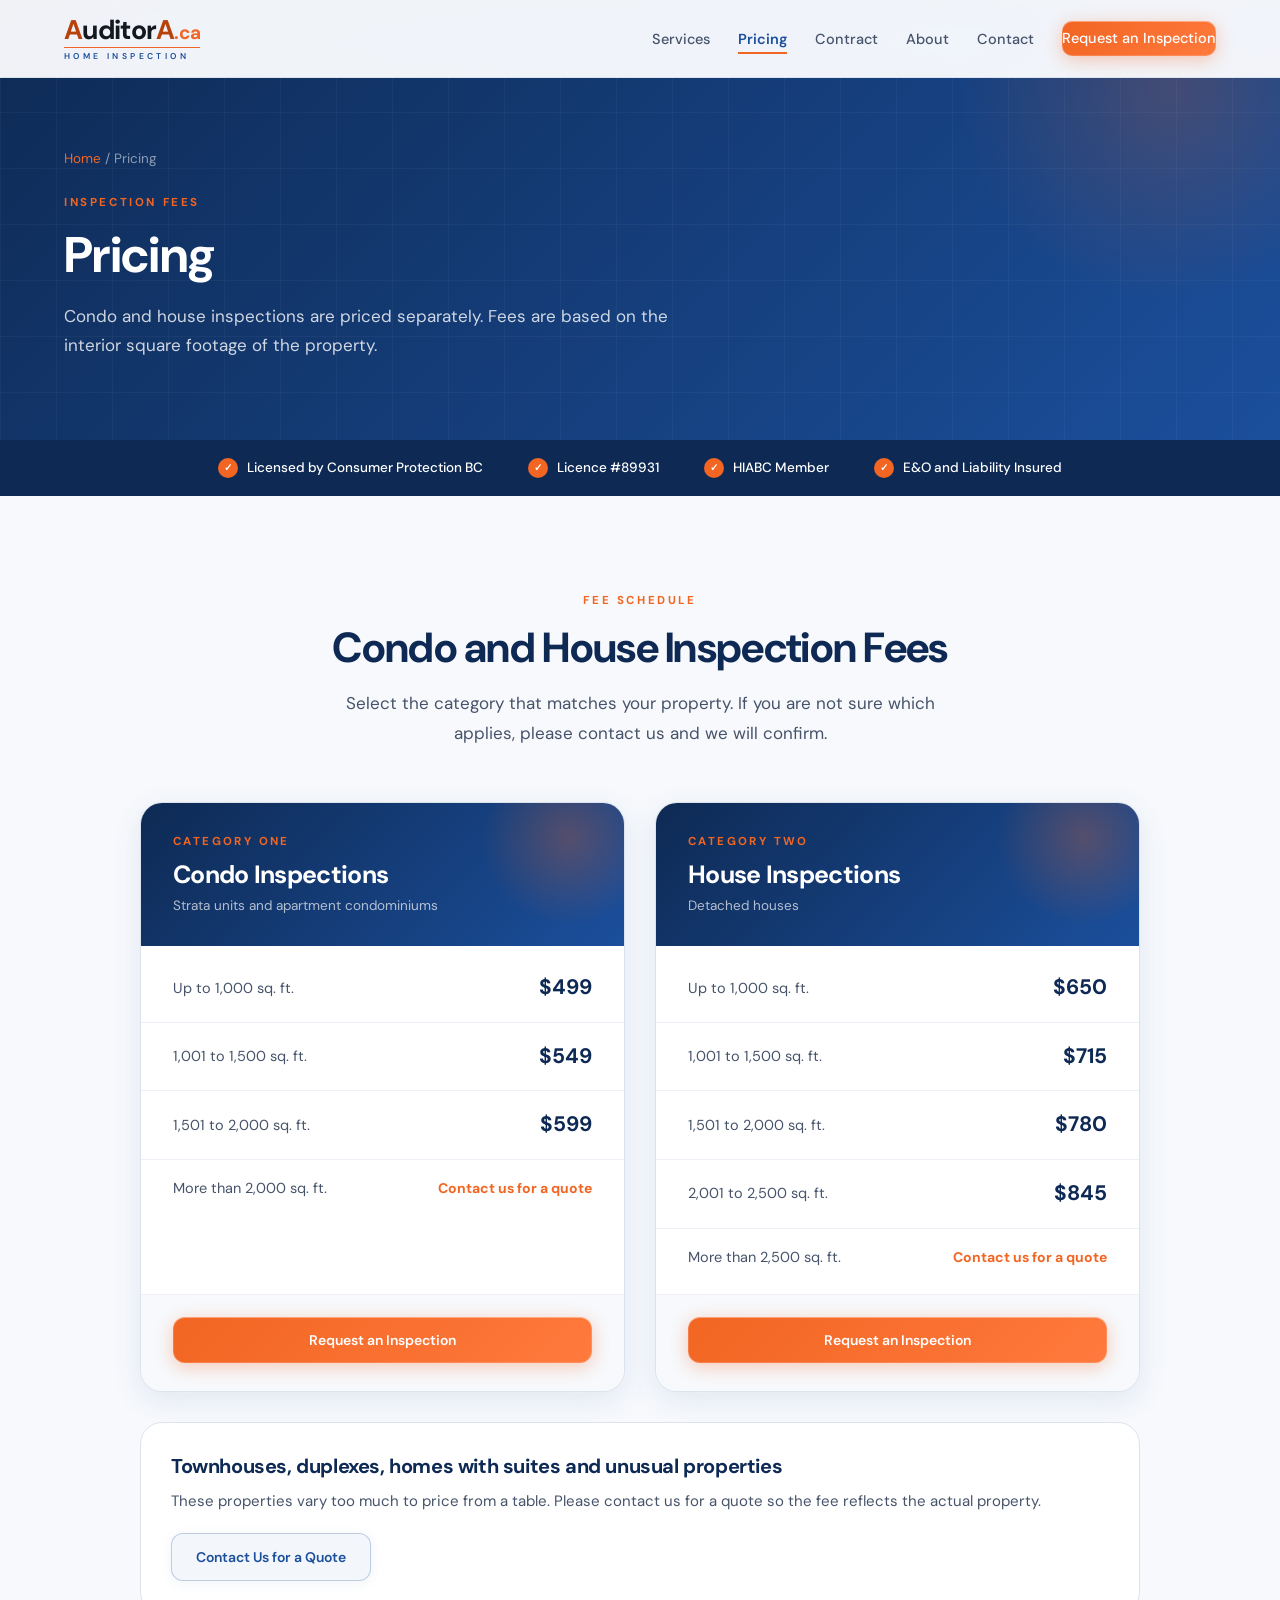
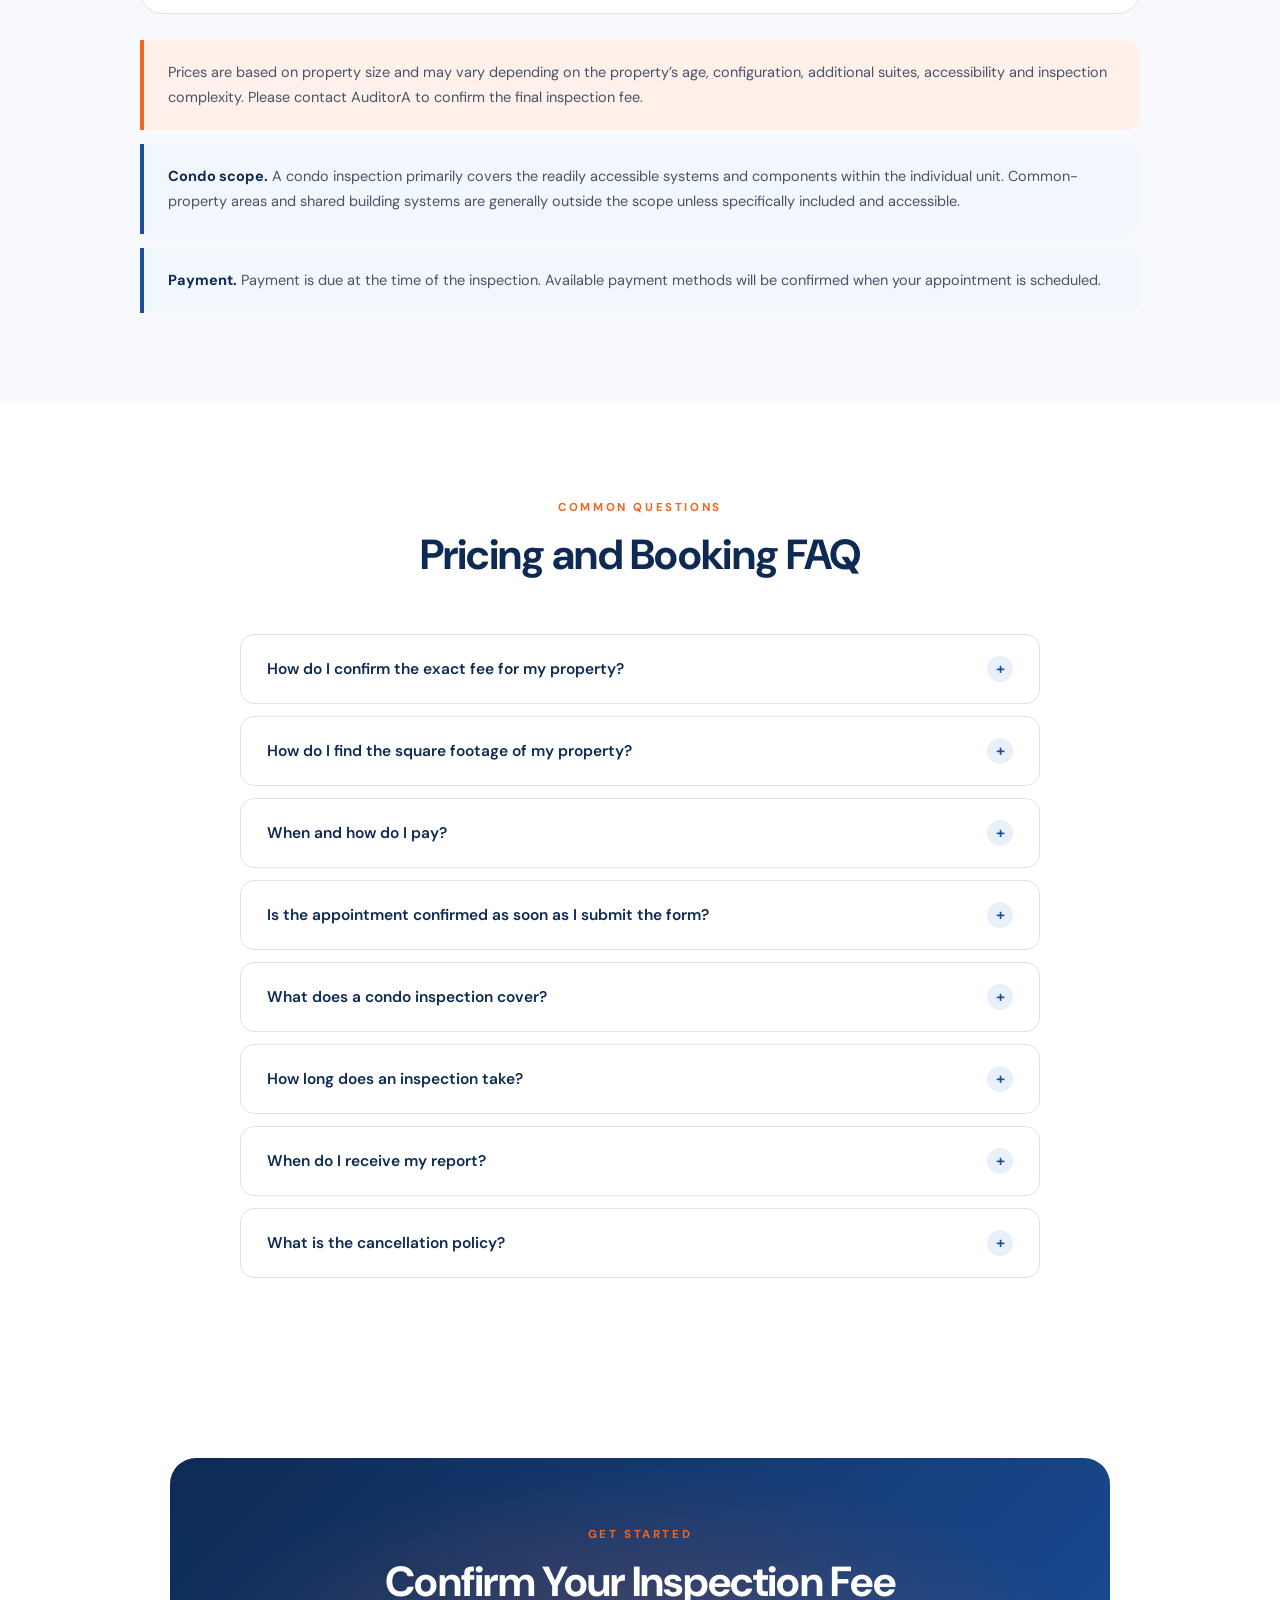
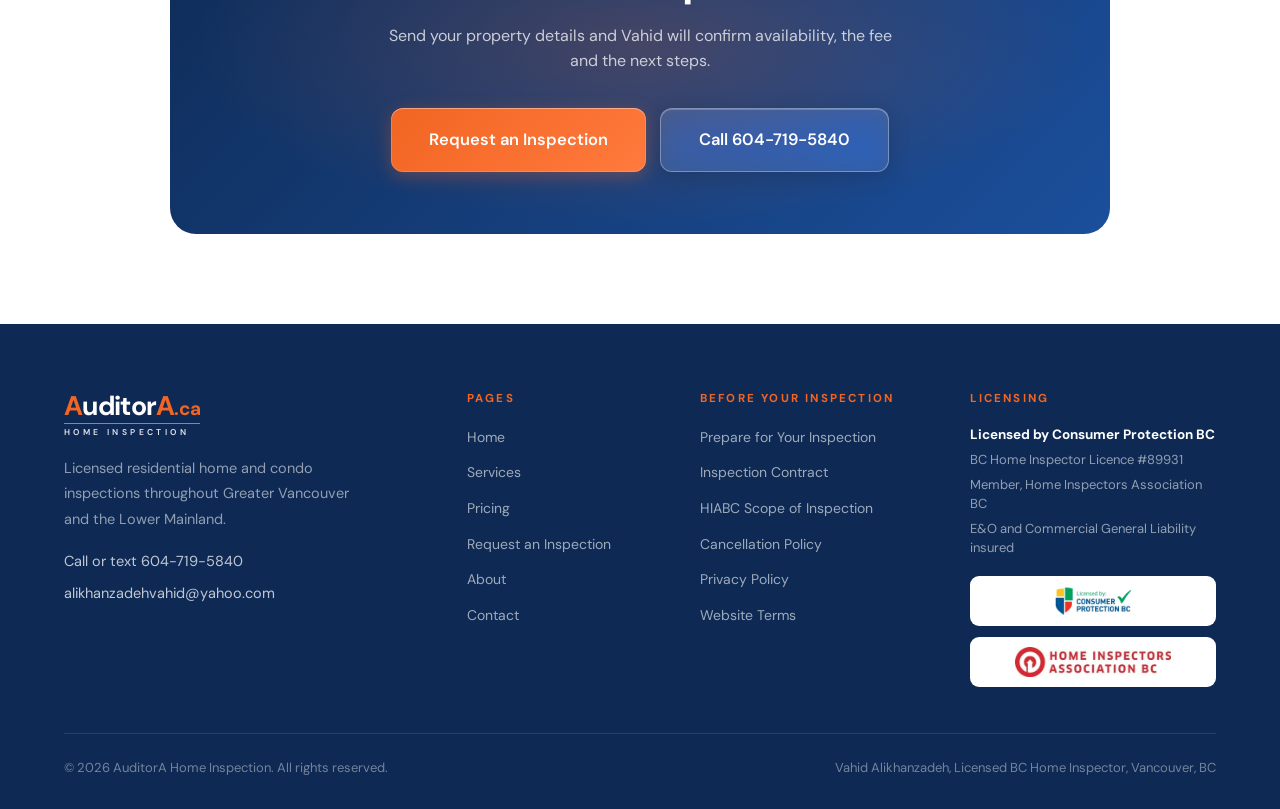
<file: pricing.html>
<!DOCTYPE html>
<html lang="en">
<head>
<meta charset="UTF-8"/>
<meta name="viewport" content="width=device-width, initial-scale=1.0"/>
<title>Inspection Pricing | AuditorA Home Inspection Vancouver</title>
<meta name="description" content="Condo inspections from $499 and house inspections from $650 in Greater Vancouver. Fees are based on property size. Contact AuditorA to confirm the final inspection fee."/>
<meta property="og:title" content="Inspection Pricing | AuditorA Home Inspection Vancouver"/>
<meta property="og:description" content="Condo inspections from $499 and house inspections from $650 in Greater Vancouver. Fees are based on property size. Contact AuditorA to confirm the final inspection fee."/>
<meta property="og:type" content="website"/>
<link rel="preconnect" href="https://fonts.googleapis.com"/>
<link rel="preconnect" href="https://fonts.gstatic.com" crossorigin/>
<link href="https://fonts.googleapis.com/css2?family=DM+Sans:opsz,wght@9..40,400;9..40,500;9..40,600;9..40,700&display=swap" rel="stylesheet"/>
<link rel="stylesheet" href="styles.css?v=4.1"/>
<style>

.price-section { background: var(--off-white); }
.price-cards { display: grid; grid-template-columns: 1fr 1fr; gap: 30px; max-width: 1000px; margin: 0 auto; }
.price-card { background: var(--white); border: 1px solid var(--grey-200); border-radius: var(--radius-lg);
  overflow: hidden; box-shadow: var(--shadow-md); display: flex; flex-direction: column; }
.price-head { background: linear-gradient(135deg, var(--blue-deep) 0%, var(--blue) 100%);
  padding: 30px 32px; position: relative; overflow: hidden; }
.price-head::before { content:''; position:absolute; top:-60px; right:-40px; width:190px; height:190px;
  background: radial-gradient(circle, rgba(242,101,34,0.28) 0%, transparent 65%); }
.price-head-in { position: relative; z-index: 2; }
.price-head .kind { font-size: 11.5px; letter-spacing: 2.4px; text-transform: uppercase;
  color: var(--orange); font-weight: 700; margin-bottom: 8px; }
.price-head h2 { font-size: 25px; font-weight: 700; color: var(--white); margin-bottom: 6px; }
.price-head p { font-size: 13.5px; color: rgba(255,255,255,0.68); line-height: 1.6; }
.price-rows { padding: 8px 0; flex: 1; }
.price-row { display: flex; justify-content: space-between; align-items: center;
  padding: 17px 32px; border-bottom: 1px solid var(--grey-100); gap: 16px; transition: background 0.2s; }
.price-row:last-child { border-bottom: none; }
.price-row:hover { background: var(--blue-tint); }
.price-size { font-size: 14.5px; color: var(--text-mid); }
.price-amt { font-size: 21px; font-weight: 700; color: var(--blue-deep); white-space: nowrap; }
.price-amt.quote { font-size: 14px; color: var(--orange); font-weight: 700; }
.price-foot { padding: 22px 32px 28px; border-top: 1px solid var(--grey-100); background: var(--off-white); }
.other-card { max-width: 1000px; margin: 30px auto 0; }
.faq-list { max-width: 800px; margin: 0 auto; display: flex; flex-direction: column; gap: 12px; }
.faq-item { background: var(--white); border: 1px solid var(--grey-200); border-radius: 14px;
  overflow: hidden; transition: box-shadow 0.3s, border-color 0.3s; }
.faq-item.open { box-shadow: var(--shadow-md); border-color: rgba(242,101,34,0.28); }
.faq-q { padding: 21px 26px; font-size: 15.5px; font-weight: 600; color: var(--blue-deep);
  cursor: pointer; display: flex; justify-content: space-between; align-items: center; gap: 16px;
  user-select: none; background: none; border: none; width: 100%; text-align: left;
  font-family: 'DM Sans', sans-serif; }
.faq-ic { width: 26px; height: 26px; flex-shrink: 0; background: var(--blue-light); border-radius: 50%;
  display: flex; align-items: center; justify-content: center; font-size: 16px; color: var(--blue);
  transition: transform 0.35s cubic-bezier(0.4,0,0.2,1), background 0.3s, color 0.3s; }
.faq-item.open .faq-ic { transform: rotate(135deg); background: var(--orange); color: #fff; }
.faq-a { font-size: 14.5px; color: var(--text-mid); line-height: 1.78; max-height: 0;
  overflow: hidden; transition: max-height 0.4s cubic-bezier(0.4,0,0.2,1), padding 0.35s; padding: 0 26px; }
.faq-item.open .faq-a { max-height: 420px; padding: 0 26px 24px; }
.cta { background: var(--white); text-align: center; }
.cta-box { background: linear-gradient(135deg, var(--blue-deep) 0%, var(--blue) 100%);
  border-radius: 26px; padding: 62px 40px; position: relative; overflow: hidden; max-width: 940px; margin: 0 auto; }
.cta-box::before { content:''; position:absolute; inset:0;
  background: radial-gradient(ellipse 70% 70% at 50% 50%, rgba(242,101,34,0.22) 0%, transparent 68%); }
.cta-box-in { position: relative; z-index: 2; }
.cta-box h2 { color: var(--white); }
.cta-box p { color: rgba(255,255,255,0.74); font-size: 16px; max-width: 520px; margin: 0 auto 34px; }
.cta-btns { display: flex; gap: 14px; justify-content: center; flex-wrap: wrap; }
@media(max-width:900px){ .price-cards { grid-template-columns: 1fr; } }
@media(max-width:640px){ .price-row { padding: 15px 22px; } .price-head { padding: 26px 22px; }
  .price-foot { padding: 20px 22px 24px; } }

</style>
</head>
<body>

<nav>
  <a href="index.html" class="nav-logo" aria-label="AuditorA Home Inspection, home page">
    <div class="wordmark"><div class="wm-name"><span class="wm-a">A</span>uditor<span class="wm-a">A</span><span class="wm-tld">.ca</span></div><div class="wm-sub">Home Inspection</div></div>
  </a>
  <ul class="nav-links">
    <li><a href="services.html">Services</a></li>
    <li><a href="pricing.html" class="active">Pricing</a></li>
    <li><a href="agreement.html">Contract</a></li>
    <li><a href="about.html">About</a></li>
    <li><a href="contact.html">Contact</a></li>
    <li><a href="request.html" class="btn btn-primary btn-nav">Request an Inspection</a></li>
  </ul>
  <button class="hamburger" id="hamburger" onclick="toggleMenu()" aria-label="Open menu" aria-expanded="false">
    <span></span><span></span><span></span>
  </button>
</nav>
<div class="mobile-menu" id="mobileMenu">
  <a href="services.html">Services</a>
  <a href="pricing.html">Pricing</a>
  <a href="agreement.html">Contract</a>
  <a href="about.html">About</a>
  <a href="contact.html">Contact</a>
  <a href="prepare.html">Prepare for Your Inspection</a>
  <a href="request.html" class="btn btn-primary">Request an Inspection</a>
</div>


<div class="page-hero">
  <div class="page-hero-inner">
    <div class="crumb"><a href="index.html">Home</a> / Pricing</div>
    <div class="eyebrow">Inspection Fees</div>
    <h1>Pricing</h1>
    <p>Condo and house inspections are priced separately. Fees are based on the interior square footage
       of the property.</p>
  </div>
</div>

<div class="trust-strip">
  <div class="trust-item"><span class="ti-check" aria-hidden="true">&#10003;</span> Licensed by Consumer Protection BC</div>
  <div class="trust-item"><span class="ti-check" aria-hidden="true">&#10003;</span> Licence #89931</div>
  <div class="trust-item"><span class="ti-check" aria-hidden="true">&#10003;</span> HIABC Member</div>
  <div class="trust-item"><span class="ti-check" aria-hidden="true">&#10003;</span> E&amp;O and Liability Insured</div>
</div>

<section class="price-section">
  <div class="container">
    <div class="section-head center reveal">
      <div class="eyebrow">Fee Schedule</div>
      <h2 class="h-section">Condo and House Inspection Fees</h2>
      <p class="lead">Select the category that matches your property. If you are not sure which applies,
         please contact us and we will confirm.</p>
    </div>

    <div class="price-cards">
      <div class="price-card reveal">
        <div class="price-head">
          <div class="price-head-in">
            <div class="kind">Category One</div>
            <h2>Condo Inspections</h2>
            <p>Strata units and apartment condominiums</p>
          </div>
        </div>
        <div class="price-rows">
      <div class="price-row"><span class="price-size">Up to 1,000 sq. ft.</span><span class="price-amt">$499</span></div>
      <div class="price-row"><span class="price-size">1,001 to 1,500 sq. ft.</span><span class="price-amt">$549</span></div>
      <div class="price-row"><span class="price-size">1,501 to 2,000 sq. ft.</span><span class="price-amt">$599</span></div>
      <div class="price-row"><span class="price-size">More than 2,000 sq. ft.</span><span class="price-amt quote">Contact us for a quote</span></div>
        </div>
        <div class="price-foot">
          <a href="request.html" class="btn btn-primary btn-full btn-sm">Request an Inspection</a>
        </div>
      </div>

      <div class="price-card reveal">
        <div class="price-head">
          <div class="price-head-in">
            <div class="kind">Category Two</div>
            <h2>House Inspections</h2>
            <p>Detached houses</p>
          </div>
        </div>
        <div class="price-rows">
      <div class="price-row"><span class="price-size">Up to 1,000 sq. ft.</span><span class="price-amt">$650</span></div>
      <div class="price-row"><span class="price-size">1,001 to 1,500 sq. ft.</span><span class="price-amt">$715</span></div>
      <div class="price-row"><span class="price-size">1,501 to 2,000 sq. ft.</span><span class="price-amt">$780</span></div>
      <div class="price-row"><span class="price-size">2,001 to 2,500 sq. ft.</span><span class="price-amt">$845</span></div>
      <div class="price-row"><span class="price-size">More than 2,500 sq. ft.</span><span class="price-amt quote">Contact us for a quote</span></div>
        </div>
        <div class="price-foot">
          <a href="request.html" class="btn btn-primary btn-full btn-sm">Request an Inspection</a>
        </div>
      </div>
    </div>

    <div class="other-card reveal">
      <div class="info-card">
        <h3 class="h-card">Townhouses, duplexes, homes with suites and unusual properties</h3>
        <p style="font-size:15px;color:var(--text-mid);line-height:1.74;margin-bottom:18px;">
          These properties vary too much to price from a table. Please contact us for a quote so the fee
          reflects the actual property.
        </p>
        <a href="request.html" class="btn btn-ghost btn-sm">Contact Us for a Quote</a>
      </div>
    </div>

    <div style="max-width:1000px;margin:26px auto 0;" class="reveal">
      <div class="note-box orange">Prices are based on property size and may vary depending on the property’s age, configuration, additional suites, accessibility and inspection complexity. Please contact AuditorA to confirm the final inspection fee.</div>
      <div class="note-box" style="margin-top:14px;"><strong>Condo scope.</strong> A condo inspection primarily covers the readily accessible systems and components within the individual unit. Common-property areas and shared building systems are generally outside the scope unless specifically included and accessible.</div>
      <div class="note-box" style="margin-top:14px;"><strong>Payment.</strong> Payment is due at the time of the inspection. Available payment methods will be confirmed when your appointment is scheduled.</div>
    </div>
  </div>
</section>

<section>
  <div class="container">
    <div class="section-head center reveal">
      <div class="eyebrow">Common Questions</div>
      <h2 class="h-section">Pricing and Booking FAQ</h2>
    </div>
    <div class="faq-list reveal">

      <div class="faq-item">
        <button class="faq-q" onclick="toggleFaq(this)" aria-expanded="false">
          How do I confirm the exact fee for my property?
          <span class="faq-ic" aria-hidden="true">+</span>
        </button>
        <div class="faq-a">Send your property details through the request form or call directly. Prices are based on property size and may vary depending on the property’s age, configuration, additional suites, accessibility and inspection complexity. Please contact AuditorA to confirm the final inspection fee.</div>
      </div>

      <div class="faq-item">
        <button class="faq-q" onclick="toggleFaq(this)" aria-expanded="false">
          How do I find the square footage of my property?
          <span class="faq-ic" aria-hidden="true">+</span>
        </button>
        <div class="faq-a">Square footage is usually shown on the MLS listing, the property assessment or
          strata documents. If you are not certain, give us your best estimate and we will confirm before
          the appointment.</div>
      </div>

      <div class="faq-item">
        <button class="faq-q" onclick="toggleFaq(this)" aria-expanded="false">
          When and how do I pay?
          <span class="faq-ic" aria-hidden="true">+</span>
        </button>
        <div class="faq-a">Payment is due at the time of the inspection. Available payment methods will be confirmed when your appointment is scheduled.</div>
      </div>

      <div class="faq-item">
        <button class="faq-q" onclick="toggleFaq(this)" aria-expanded="false">
          Is the appointment confirmed as soon as I submit the form?
          <span class="faq-ic" aria-hidden="true">+</span>
        </button>
        <div class="faq-a">No. Submitting the form is a request, not a confirmed appointment. The
          appointment and final inspection fee are confirmed only after AuditorA reviews the property
          information.</div>
      </div>

      <div class="faq-item">
        <button class="faq-q" onclick="toggleFaq(this)" aria-expanded="false">
          What does a condo inspection cover?
          <span class="faq-ic" aria-hidden="true">+</span>
        </button>
        <div class="faq-a">A condo inspection primarily covers the readily accessible systems and components within the unit and any other areas specifically included and accessible at the time of inspection. Clients should separately review strata documents, depreciation reports, meeting minutes and planned expenditures.</div>
      </div>

      <div class="faq-item">
        <button class="faq-q" onclick="toggleFaq(this)" aria-expanded="false">
          How long does an inspection take?
          <span class="faq-ic" aria-hidden="true">+</span>
        </button>
        <div class="faq-a">Timing depends on the size, age and condition of the property. You are welcome
          to attend and ask questions during the inspection.</div>
      </div>

      <div class="faq-item">
        <button class="faq-q" onclick="toggleFaq(this)" aria-expanded="false">
          When do I receive my report?
          <span class="faq-ic" aria-hidden="true">+</span>
        </button>
        <div class="faq-a">A clear digital inspection report is normally provided within 24 hours after the inspection.</div>
      </div>

      <div class="faq-item">
        <button class="faq-q" onclick="toggleFaq(this)" aria-expanded="false">
          What is the cancellation policy?
          <span class="faq-ic" aria-hidden="true">+</span>
        </button>
        <div class="faq-a">The inspection may be cancelled or rescheduled up to 24 hours before the scheduled inspection time without charge. Cancellations or rescheduling requests received less than 24 hours before the scheduled inspection time are subject to a $100 cancellation fee. See the <a href="cancellation.html">cancellation policy</a> for details.</div>
      </div>

    </div>
  </div>
</section>

<section class="cta">
  <div class="cta-box reveal">
    <div class="cta-box-in">
      <div class="eyebrow">Get Started</div>
      <h2 class="h-section">Confirm Your Inspection Fee</h2>
      <p>Send your property details and Vahid will confirm availability, the fee and the next steps.</p>
      <div class="cta-btns">
        <a href="request.html" class="btn btn-primary btn-lg">Request an Inspection</a>
        <a href="tel:6047195840" class="btn btn-glass btn-lg">Call 604-719-5840</a>
      </div>
    </div>
  </div>
</section>


<footer>
  <div class="container">
    <div class="footer-grid">
      <div class="footer-brand">
        <a href="index.html" style="text-decoration:none;display:inline-block;">
          <div class="wordmark light"><div class="wm-name"><span class="wm-a">A</span>uditor<span class="wm-a">A</span><span class="wm-tld">.ca</span></div><div class="wm-sub">Home Inspection</div></div>
        </a>
        <p>Licensed residential home and condo inspections throughout Greater Vancouver and the Lower Mainland.</p>
        <div class="footer-contact">
          <a href="tel:6047195840">Call or text 604-719-5840</a>
          <a href="mailto:alikhanzadehvahid@yahoo.com">alikhanzadehvahid@yahoo.com</a>
        </div>
      </div>

      <div class="footer-col">
        <h4>Pages</h4>
        <ul>
          <li><a href="index.html">Home</a></li>
          <li><a href="services.html">Services</a></li>
          <li><a href="pricing.html">Pricing</a></li>
          <li><a href="request.html">Request an Inspection</a></li>
          <li><a href="about.html">About</a></li>
          <li><a href="contact.html">Contact</a></li>
        </ul>
      </div>

      <div class="footer-col">
        <h4>Before Your Inspection</h4>
        <ul>
          <li><a href="prepare.html">Prepare for Your Inspection</a></li>
          <li><a href="agreement.html">Inspection Contract</a></li>
          <li><a href="https://hiabc.ca/about-us/scope-of-inspection/" target="_blank" rel="noopener">HIABC Scope of Inspection</a></li>
          <li><a href="cancellation.html">Cancellation Policy</a></li>
          <li><a href="privacy.html">Privacy Policy</a></li>
          <li><a href="terms.html">Website Terms</a></li>
        </ul>
      </div>

      <div class="footer-col">
        <h4>Licensing</h4>
        <div class="footer-cred">
          <strong>Licensed by Consumer Protection BC</strong>
          <span>BC Home Inspector Licence #89931</span>
          <span>Member, Home Inspectors Association BC</span>
          <span>E&amp;O and Commercial General Liability insured</span>
        </div>
        <div class="footer-badges">
          <div class="footer-badge"><img src="images/badge-cpbc.webp" alt="Licensed by Consumer Protection BC" loading="lazy" decoding="async"/></div>
          <div class="footer-badge"><img src="images/badge-hiabc-wide.webp" alt="Home Inspectors Association BC" loading="lazy" decoding="async"/></div>
        </div>
      </div>
    </div>

    <div class="footer-bottom">
      <span>&copy; 2026 AuditorA Home Inspection. All rights reserved.</span>
      <span>Vahid Alikhanzadeh, Licensed BC Home Inspector, Vancouver, BC</span>
    </div>
  </div>
</footer>

<script src="script.js?v=4.1"></script>
<script>

function toggleFaq(btn){
  var item = btn.closest('.faq-item');
  var open = item.classList.toggle('open');
  btn.setAttribute('aria-expanded', open ? 'true' : 'false');
}

</script>
<!-- Cloudflare Web Analytics --><script defer src="https://static.cloudflareinsights.com/beacon.min.js" data-cf-beacon='{"token": "b3aedcc70441407d8560815a5f0ff880"}'></script><!-- End Cloudflare Web Analytics -->
</body>
</html>
</file>
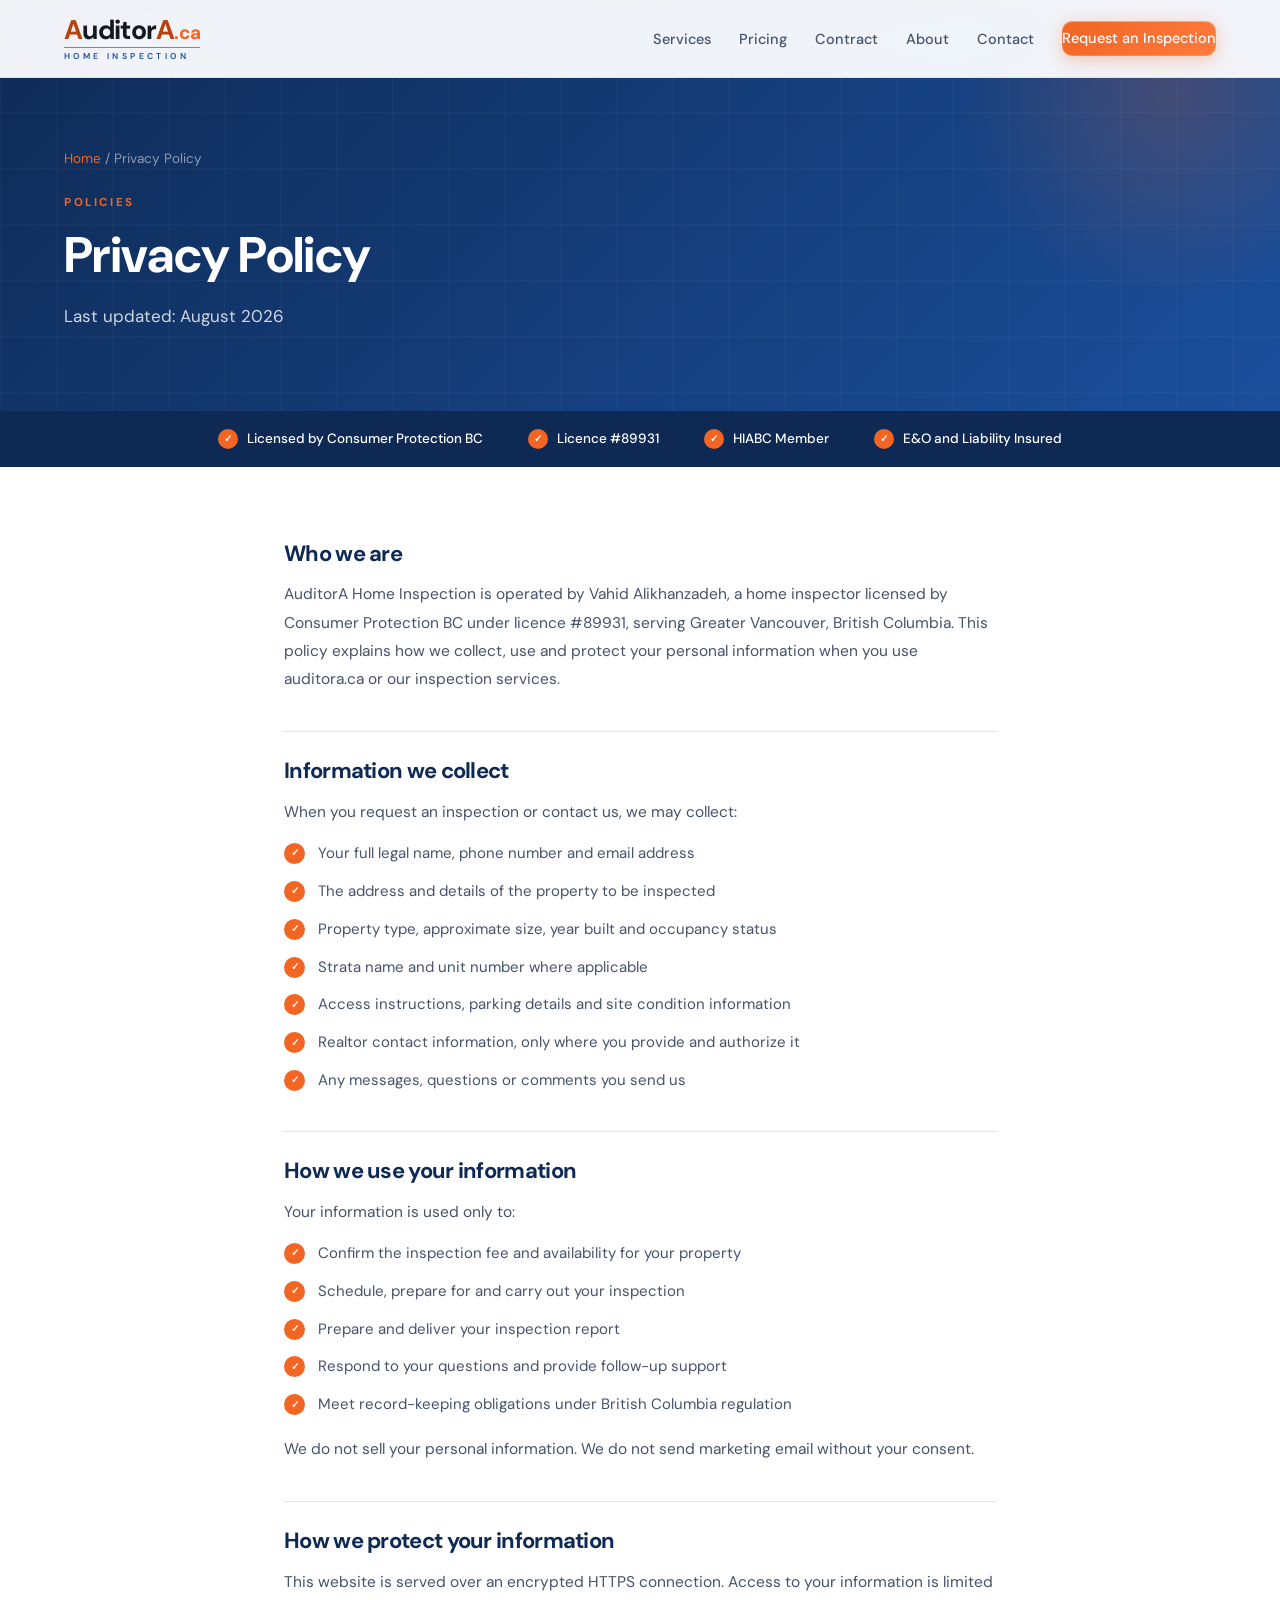
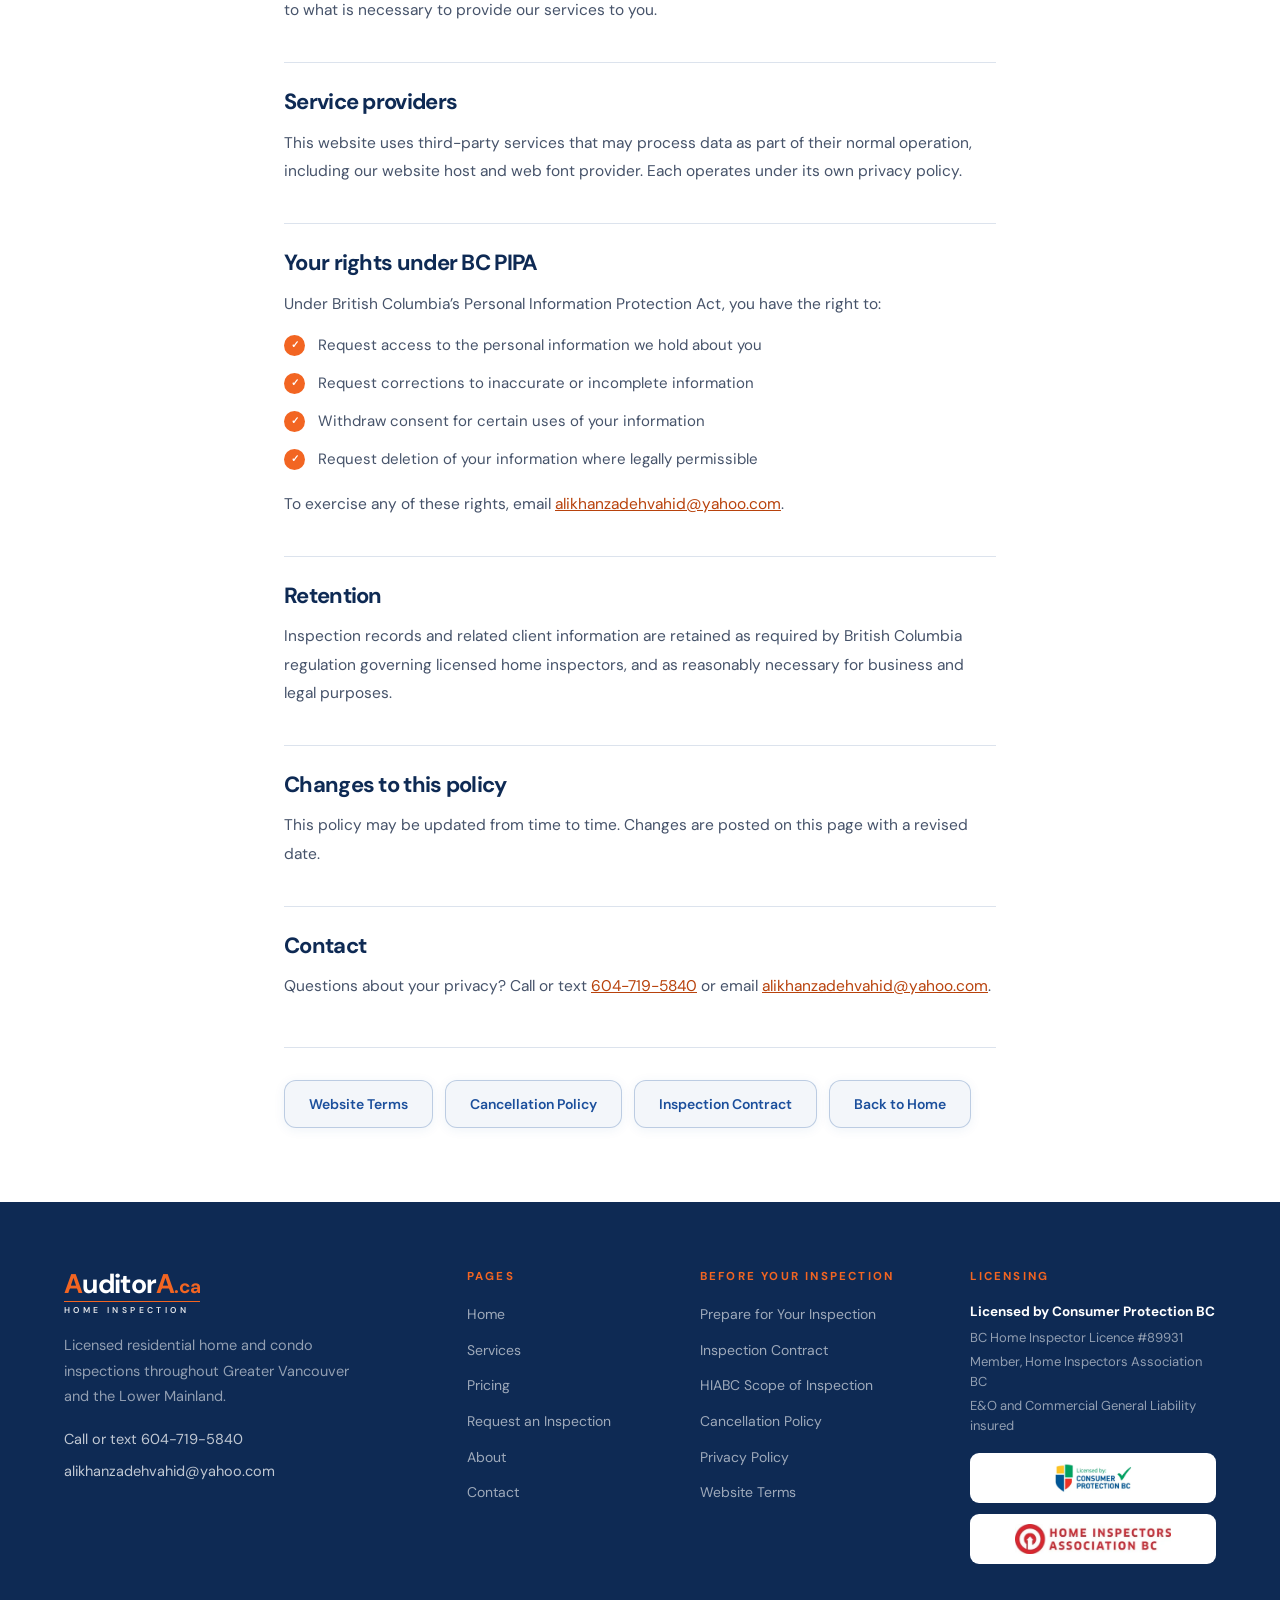
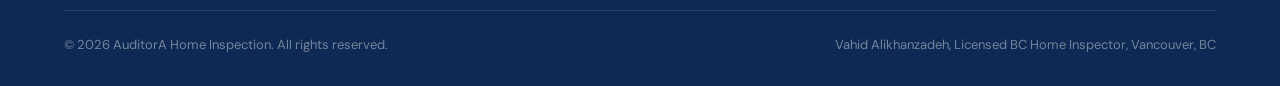
<file: privacy.html>
<!DOCTYPE html>
<html lang="en">
<head>
<meta charset="UTF-8"/>
<meta name="viewport" content="width=device-width, initial-scale=1.0"/>
<title>Privacy Policy | AuditorA Home Inspection</title>
<meta name="description" content="How AuditorA Home Inspection collects, uses and protects your personal information under British Columbia PIPA."/>
<meta property="og:title" content="Privacy Policy | AuditorA Home Inspection"/>
<meta property="og:description" content="How AuditorA Home Inspection collects, uses and protects your personal information under British Columbia PIPA."/>
<meta property="og:type" content="website"/>
<link rel="preconnect" href="https://fonts.googleapis.com"/>
<link rel="preconnect" href="https://fonts.gstatic.com" crossorigin/>
<link href="https://fonts.googleapis.com/css2?family=DM+Sans:opsz,wght@9..40,400;9..40,500;9..40,600;9..40,700&display=swap" rel="stylesheet"/>
<link rel="stylesheet" href="styles.css?v=4.1"/>
<style>

.legal-body { padding: 74px 5%; max-width: 840px; margin: 0 auto; }
.legal-body h2 { font-size: 22px; font-weight: 700; color: var(--blue-deep); margin: 38px 0 14px;
  padding-top: 26px; border-top: 1px solid var(--grey-200); }
.legal-body h2:first-of-type { border-top: none; padding-top: 0; margin-top: 0; }
.legal-body p { font-size: 15.5px; color: var(--text-mid); line-height: 1.82; margin-bottom: 15px; }
.legal-body ul { margin: 12px 0 18px; }
.legal-nav { display: flex; gap: 12px; flex-wrap: wrap; margin-top: 46px;
  padding-top: 32px; border-top: 1px solid var(--grey-200); }

</style>
</head>
<body>

<nav>
  <a href="index.html" class="nav-logo" aria-label="AuditorA Home Inspection, home page">
    <div class="wordmark"><div class="wm-name"><span class="wm-a">A</span>uditor<span class="wm-a">A</span><span class="wm-tld">.ca</span></div><div class="wm-sub">Home Inspection</div></div>
  </a>
  <ul class="nav-links">
    <li><a href="services.html">Services</a></li>
    <li><a href="pricing.html">Pricing</a></li>
    <li><a href="agreement.html">Contract</a></li>
    <li><a href="about.html">About</a></li>
    <li><a href="contact.html">Contact</a></li>
    <li><a href="request.html" class="btn btn-primary btn-nav">Request an Inspection</a></li>
  </ul>
  <button class="hamburger" id="hamburger" onclick="toggleMenu()" aria-label="Open menu" aria-expanded="false">
    <span></span><span></span><span></span>
  </button>
</nav>
<div class="mobile-menu" id="mobileMenu">
  <a href="services.html">Services</a>
  <a href="pricing.html">Pricing</a>
  <a href="agreement.html">Contract</a>
  <a href="about.html">About</a>
  <a href="contact.html">Contact</a>
  <a href="prepare.html">Prepare for Your Inspection</a>
  <a href="request.html" class="btn btn-primary">Request an Inspection</a>
</div>


<div class="page-hero">
  <div class="page-hero-inner">
    <div class="crumb"><a href="index.html">Home</a> / Privacy Policy</div>
    <div class="eyebrow">Policies</div>
    <h1>Privacy Policy</h1>
    <p>Last updated: August 2026</p>
  </div>
</div>

<div class="trust-strip">
  <div class="trust-item"><span class="ti-check" aria-hidden="true">&#10003;</span> Licensed by Consumer Protection BC</div>
  <div class="trust-item"><span class="ti-check" aria-hidden="true">&#10003;</span> Licence #89931</div>
  <div class="trust-item"><span class="ti-check" aria-hidden="true">&#10003;</span> HIABC Member</div>
  <div class="trust-item"><span class="ti-check" aria-hidden="true">&#10003;</span> E&amp;O and Liability Insured</div>
</div>

<div class="legal-body">

  <h2>Who we are</h2>
  <p>AuditorA Home Inspection is operated by Vahid Alikhanzadeh, a home inspector licensed by Consumer
     Protection BC under licence #89931, serving Greater Vancouver, British Columbia. This policy
     explains how we collect, use and protect your personal information when you use auditora.ca or our
     inspection services.</p>

  <h2>Information we collect</h2>
  <p>When you request an inspection or contact us, we may collect:</p>
  <ul class="checklist">
    <li>Your full legal name, phone number and email address</li>
    <li>The address and details of the property to be inspected</li>
    <li>Property type, approximate size, year built and occupancy status</li>
    <li>Strata name and unit number where applicable</li>
    <li>Access instructions, parking details and site condition information</li>
    <li>Realtor contact information, only where you provide and authorize it</li>
    <li>Any messages, questions or comments you send us</li>
  </ul>

  <h2>How we use your information</h2>
  <p>Your information is used only to:</p>
  <ul class="checklist">
    <li>Confirm the inspection fee and availability for your property</li>
    <li>Schedule, prepare for and carry out your inspection</li>
    <li>Prepare and deliver your inspection report</li>
    <li>Respond to your questions and provide follow-up support</li>
    <li>Meet record-keeping obligations under British Columbia regulation</li>
  </ul>
  <p>We do not sell your personal information. We do not send marketing email without your consent.</p>

  <h2>How we protect your information</h2>
  <p>This website is served over an encrypted HTTPS connection. Access to your information is limited to
     what is necessary to provide our services to you.</p>

  <h2>Service providers</h2>
  <p>This website uses third-party services that may process data as part of their normal operation,
     including our website host and web font provider. Each operates under its own privacy policy.</p>

  <h2>Your rights under BC PIPA</h2>
  <p>Under British Columbia&#8217;s Personal Information Protection Act, you have the right to:</p>
  <ul class="checklist">
    <li>Request access to the personal information we hold about you</li>
    <li>Request corrections to inaccurate or incomplete information</li>
    <li>Withdraw consent for certain uses of your information</li>
    <li>Request deletion of your information where legally permissible</li>
  </ul>
  <p>To exercise any of these rights, email <a href="mailto:alikhanzadehvahid@yahoo.com">alikhanzadehvahid@yahoo.com</a>.</p>

  <h2>Retention</h2>
  <p>Inspection records and related client information are retained as required by British Columbia
     regulation governing licensed home inspectors, and as reasonably necessary for business and legal
     purposes.</p>

  <h2>Changes to this policy</h2>
  <p>This policy may be updated from time to time. Changes are posted on this page with a revised date.</p>

  <h2>Contact</h2>
  <p>Questions about your privacy? Call or text <a href="tel:6047195840">604-719-5840</a> or email
     <a href="mailto:alikhanzadehvahid@yahoo.com">alikhanzadehvahid@yahoo.com</a>.</p>

<div class="legal-nav">
  <a href="terms.html" class="btn btn-ghost btn-sm">Website Terms</a>
  <a href="cancellation.html" class="btn btn-ghost btn-sm">Cancellation Policy</a>
  <a href="agreement.html" class="btn btn-ghost btn-sm">Inspection Contract</a>
  <a href="index.html" class="btn btn-ghost btn-sm">Back to Home</a>
</div>
</div>


<footer>
  <div class="container">
    <div class="footer-grid">
      <div class="footer-brand">
        <a href="index.html" style="text-decoration:none;display:inline-block;">
          <div class="wordmark light"><div class="wm-name"><span class="wm-a">A</span>uditor<span class="wm-a">A</span><span class="wm-tld">.ca</span></div><div class="wm-sub">Home Inspection</div></div>
        </a>
        <p>Licensed residential home and condo inspections throughout Greater Vancouver and the Lower Mainland.</p>
        <div class="footer-contact">
          <a href="tel:6047195840">Call or text 604-719-5840</a>
          <a href="mailto:alikhanzadehvahid@yahoo.com">alikhanzadehvahid@yahoo.com</a>
        </div>
      </div>

      <div class="footer-col">
        <h4>Pages</h4>
        <ul>
          <li><a href="index.html">Home</a></li>
          <li><a href="services.html">Services</a></li>
          <li><a href="pricing.html">Pricing</a></li>
          <li><a href="request.html">Request an Inspection</a></li>
          <li><a href="about.html">About</a></li>
          <li><a href="contact.html">Contact</a></li>
        </ul>
      </div>

      <div class="footer-col">
        <h4>Before Your Inspection</h4>
        <ul>
          <li><a href="prepare.html">Prepare for Your Inspection</a></li>
          <li><a href="agreement.html">Inspection Contract</a></li>
          <li><a href="https://hiabc.ca/about-us/scope-of-inspection/" target="_blank" rel="noopener">HIABC Scope of Inspection</a></li>
          <li><a href="cancellation.html">Cancellation Policy</a></li>
          <li><a href="privacy.html">Privacy Policy</a></li>
          <li><a href="terms.html">Website Terms</a></li>
        </ul>
      </div>

      <div class="footer-col">
        <h4>Licensing</h4>
        <div class="footer-cred">
          <strong>Licensed by Consumer Protection BC</strong>
          <span>BC Home Inspector Licence #89931</span>
          <span>Member, Home Inspectors Association BC</span>
          <span>E&amp;O and Commercial General Liability insured</span>
        </div>
        <div class="footer-badges">
          <div class="footer-badge"><img src="images/badge-cpbc.webp" alt="Licensed by Consumer Protection BC" loading="lazy" decoding="async"/></div>
          <div class="footer-badge"><img src="images/badge-hiabc-wide.webp" alt="Home Inspectors Association BC" loading="lazy" decoding="async"/></div>
        </div>
      </div>
    </div>

    <div class="footer-bottom">
      <span>&copy; 2026 AuditorA Home Inspection. All rights reserved.</span>
      <span>Vahid Alikhanzadeh, Licensed BC Home Inspector, Vancouver, BC</span>
    </div>
  </div>
</footer>

<script src="script.js?v=4.1"></script>
<!-- Cloudflare Web Analytics --><script defer src="https://static.cloudflareinsights.com/beacon.min.js" data-cf-beacon='{"token": "b3aedcc70441407d8560815a5f0ff880"}'></script><!-- End Cloudflare Web Analytics -->
</body>
</html>
</file>
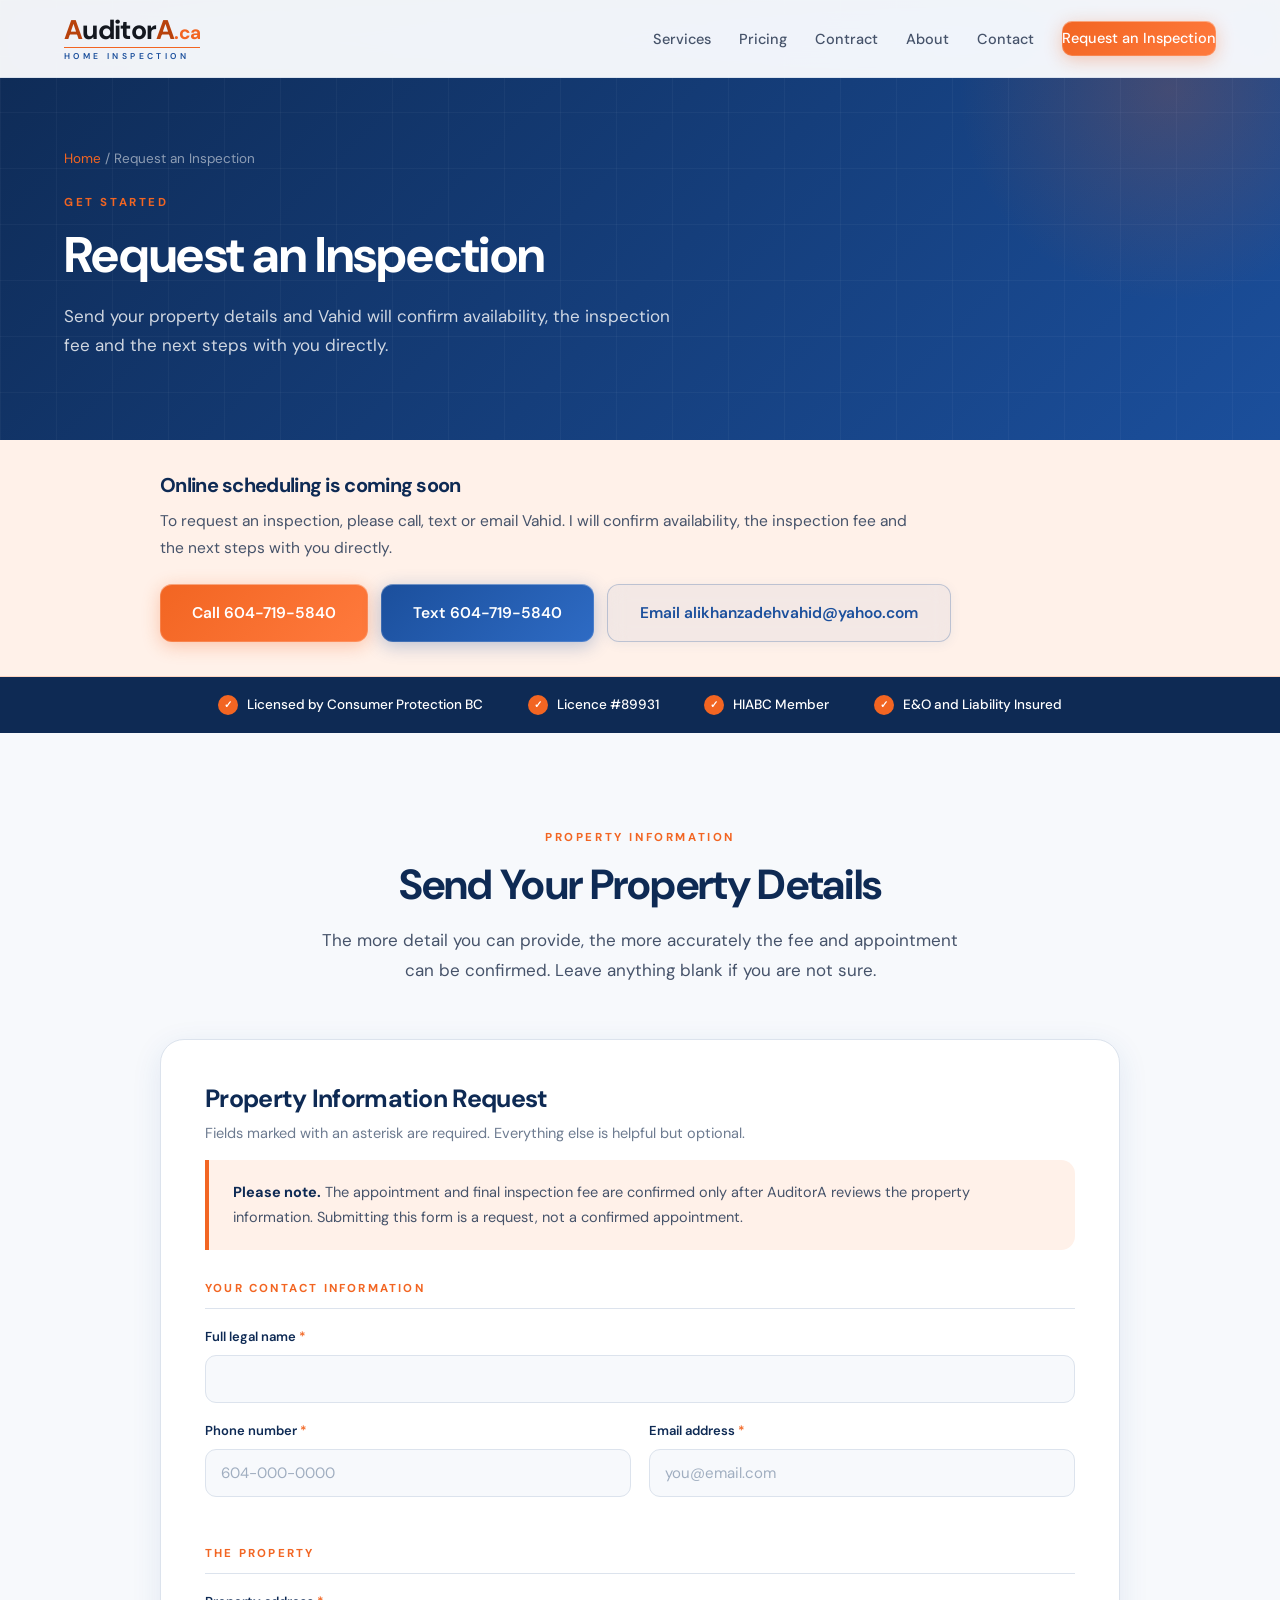
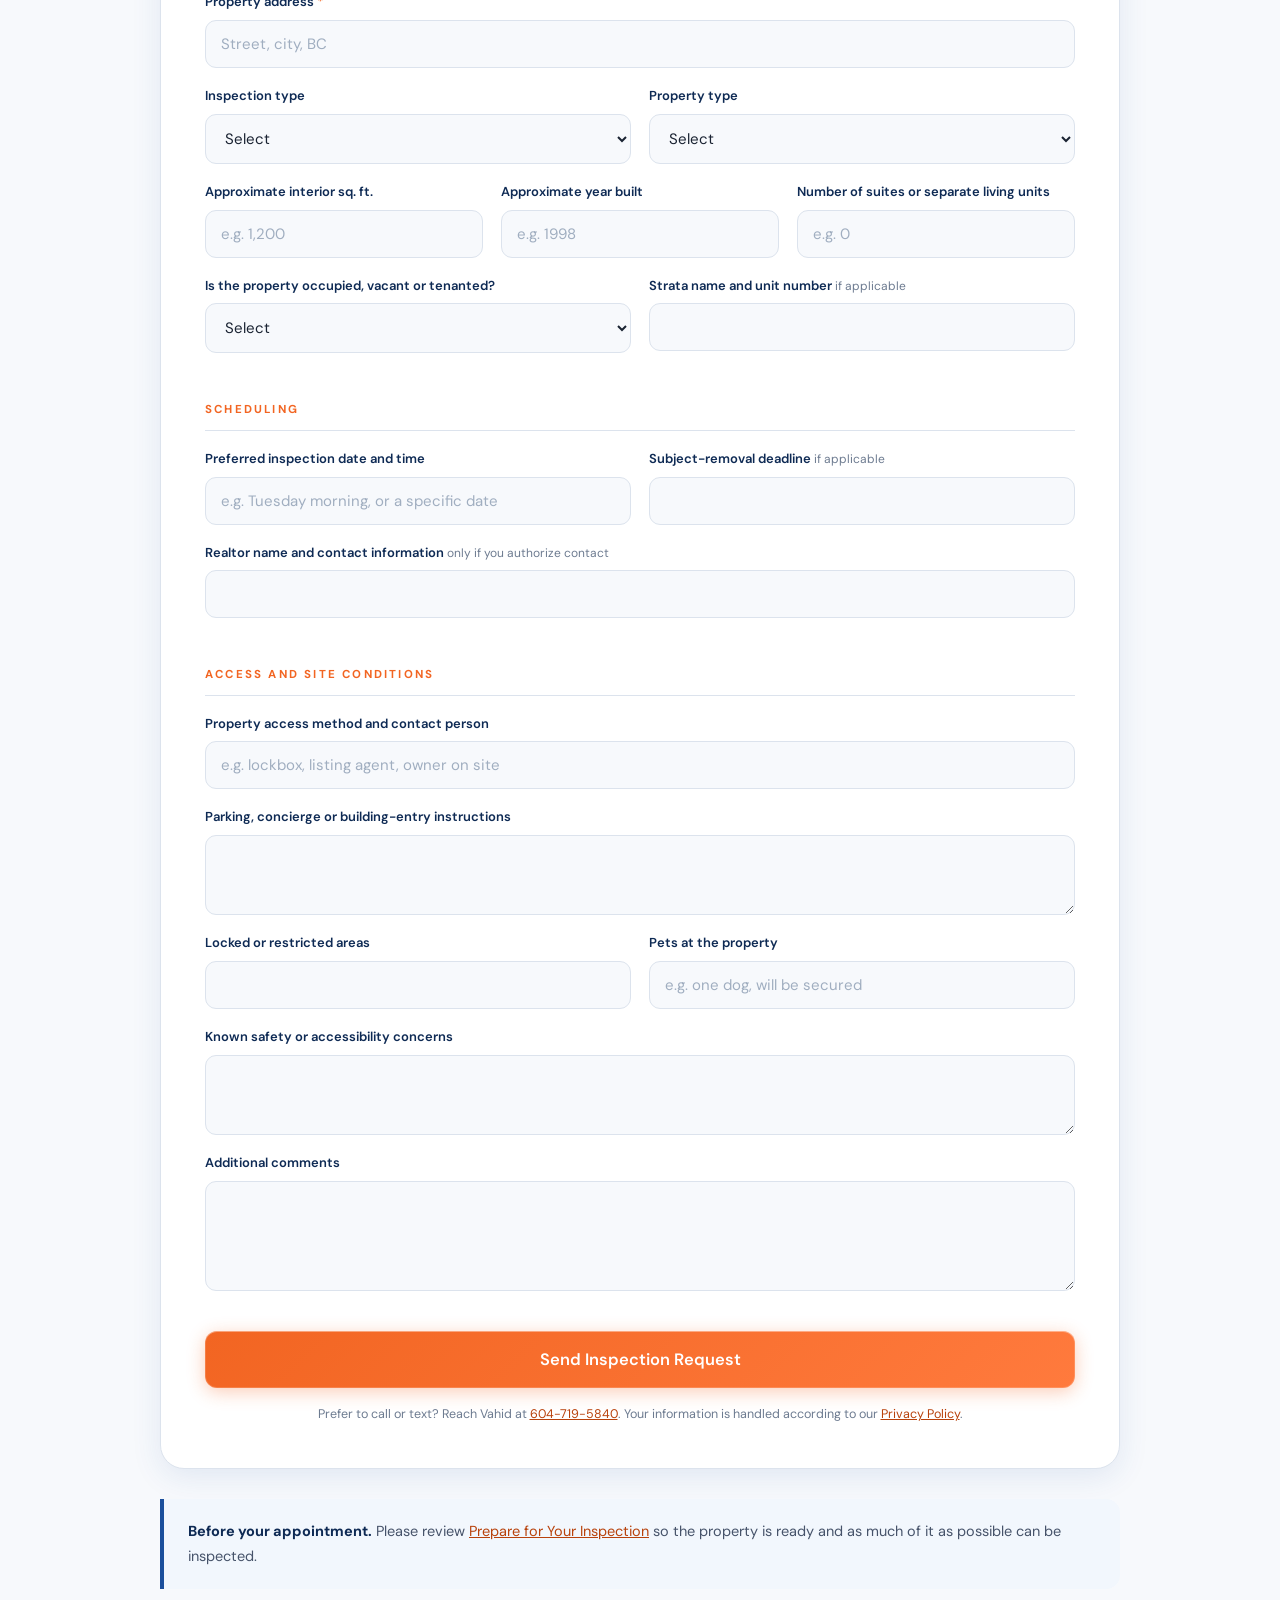
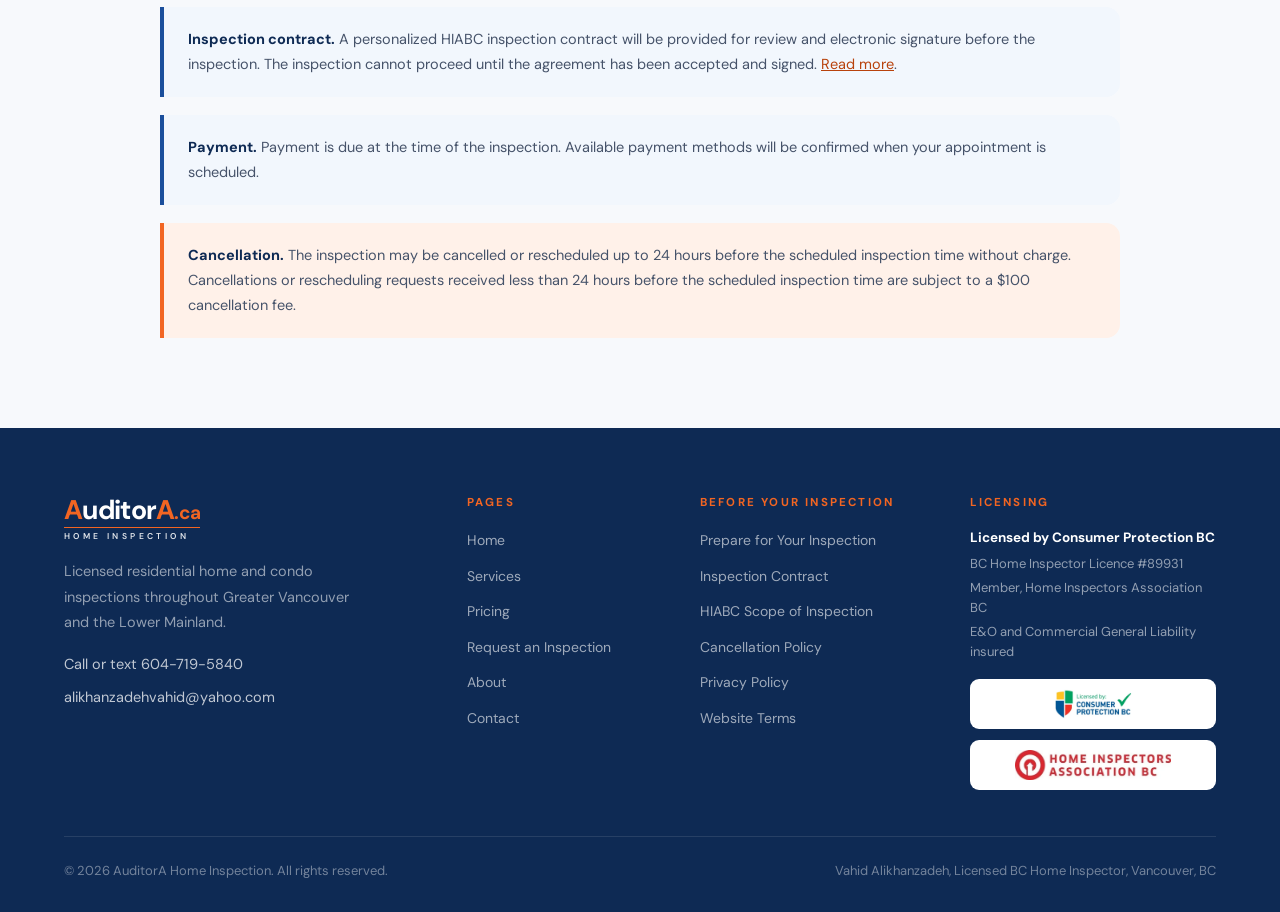
<file: request.html>
<!DOCTYPE html>
<html lang="en">
<head>
<meta charset="UTF-8"/>
<meta name="viewport" content="width=device-width, initial-scale=1.0"/>
<title>Request an Inspection | AuditorA Home Inspection Vancouver</title>
<meta name="description" content="Request a home inspection in Greater Vancouver. Call, text or email Vahid Alikhanzadeh, Licensed BC Home Inspector, or send your property details online."/>
<meta property="og:title" content="Request an Inspection | AuditorA Home Inspection Vancouver"/>
<meta property="og:description" content="Request a home inspection in Greater Vancouver. Call, text or email Vahid Alikhanzadeh, Licensed BC Home Inspector, or send your property details online."/>
<meta property="og:type" content="website"/>
<link rel="preconnect" href="https://fonts.googleapis.com"/>
<link rel="preconnect" href="https://fonts.gstatic.com" crossorigin/>
<link href="https://fonts.googleapis.com/css2?family=DM+Sans:opsz,wght@9..40,400;9..40,500;9..40,600;9..40,700&display=swap" rel="stylesheet"/>
<link rel="stylesheet" href="styles.css?v=4.1"/>
<style>

.request-top { background: var(--orange-light); border-bottom: 1px solid rgba(242,101,34,0.2);
  padding: 34px 5%; }
.request-top-in { max-width: 960px; margin: 0 auto; }
.request-top h2 { font-size: 20px; font-weight: 700; color: var(--blue-deep); margin-bottom: 10px; }
.request-top p { font-size: 15.5px; color: var(--text-mid); line-height: 1.74; margin-bottom: 22px; max-width: 760px; }

.form-section { background: var(--off-white); }
.form-wrap { max-width: 960px; margin: 0 auto; }
.form-card { background: var(--white); border: 1px solid var(--grey-200); border-radius: 24px;
  padding: 44px; box-shadow: var(--shadow-md); }
.form-card > h2 { font-size: 25px; font-weight: 700; color: var(--blue-deep); margin-bottom: 8px; }
.form-card > p.sub { font-size: 14.5px; color: var(--muted); margin-bottom: 14px; line-height: 1.7; }

fieldset { border: none; margin: 0 0 30px; padding: 0; }
fieldset:last-of-type { margin-bottom: 22px; }
legend { font-size: 11.5px; letter-spacing: 2.2px; text-transform: uppercase; color: var(--orange);
  font-weight: 700; margin-bottom: 18px; padding: 0; width: 100%;
  border-bottom: 1px solid var(--grey-200); padding-bottom: 10px; }
.f-row { display: grid; grid-template-columns: 1fr 1fr; gap: 18px; }
.f-row-3 { display: grid; grid-template-columns: 1fr 1fr 1fr; gap: 18px; }
.f-group { display: flex; flex-direction: column; gap: 7px; margin-bottom: 18px; }
.f-group label { font-size: 13px; font-weight: 600; color: var(--blue-deep); }
.f-group .req { color: var(--orange); }
.f-group .hint { font-size: 12px; color: var(--muted); font-weight: 400; }
.f-group input, .f-group select, .f-group textarea {
  background: var(--off-white); border: 1.5px solid var(--grey-200); border-radius: 11px;
  padding: 13px 15px; font-size: 15px; font-family: 'DM Sans', sans-serif; color: var(--text);
  outline: none; width: 100%; transition: border-color 0.25s, background 0.25s, box-shadow 0.25s; }
.f-group input::placeholder, .f-group textarea::placeholder { color: #A0AEC0; }
.f-group input:focus, .f-group select:focus, .f-group textarea:focus {
  border-color: var(--orange); background: var(--white);
  box-shadow: 0 0 0 4px rgba(242,101,34,0.10); }
.f-group textarea { resize: vertical; min-height: 110px; line-height: 1.6; }
.f-group select { cursor: pointer; }
.hp { position: absolute; left: -9999px; opacity: 0; height: 0; overflow: hidden; }
.form-foot { font-size: 12.5px; color: var(--muted); text-align: center; margin-top: 16px; line-height: 1.65; }

.side-stack { display: flex; flex-direction: column; gap: 18px; margin-top: 30px; }
@media(max-width:700px){
  .f-row, .f-row-3 { grid-template-columns: 1fr; }
  .form-card { padding: 30px 22px; }
}

</style>
</head>
<body>

<nav>
  <a href="index.html" class="nav-logo" aria-label="AuditorA Home Inspection, home page">
    <div class="wordmark"><div class="wm-name"><span class="wm-a">A</span>uditor<span class="wm-a">A</span><span class="wm-tld">.ca</span></div><div class="wm-sub">Home Inspection</div></div>
  </a>
  <ul class="nav-links">
    <li><a href="services.html">Services</a></li>
    <li><a href="pricing.html">Pricing</a></li>
    <li><a href="agreement.html">Contract</a></li>
    <li><a href="about.html">About</a></li>
    <li><a href="contact.html">Contact</a></li>
    <li><a href="request.html" class="btn btn-primary btn-nav">Request an Inspection</a></li>
  </ul>
  <button class="hamburger" id="hamburger" onclick="toggleMenu()" aria-label="Open menu" aria-expanded="false">
    <span></span><span></span><span></span>
  </button>
</nav>
<div class="mobile-menu" id="mobileMenu">
  <a href="services.html">Services</a>
  <a href="pricing.html">Pricing</a>
  <a href="agreement.html">Contract</a>
  <a href="about.html">About</a>
  <a href="contact.html">Contact</a>
  <a href="prepare.html">Prepare for Your Inspection</a>
  <a href="request.html" class="btn btn-primary">Request an Inspection</a>
</div>


<div class="page-hero">
  <div class="page-hero-inner">
    <div class="crumb"><a href="index.html">Home</a> / Request an Inspection</div>
    <div class="eyebrow">Get Started</div>
    <h1>Request an Inspection</h1>
    <p>Send your property details and Vahid will confirm availability, the inspection fee and the next
       steps with you directly.</p>
  </div>
</div>

<div class="request-top">
  <div class="request-top-in">
    <h2>Online scheduling is coming soon</h2>
    <p>To request an inspection, please call, text or email Vahid. I will confirm availability, the
       inspection fee and the next steps with you directly.</p>
    <div class="contact-btn-row">
  <a href="tel:6047195840" class="btn btn-primary">Call 604-719-5840</a>
  <a href="sms:6047195840" class="btn btn-blue">Text 604-719-5840</a>
  <a href="mailto:alikhanzadehvahid@yahoo.com" class="btn btn-ghost">Email alikhanzadehvahid@yahoo.com</a>
</div>
  </div>
</div>

<div class="trust-strip">
  <div class="trust-item"><span class="ti-check" aria-hidden="true">&#10003;</span> Licensed by Consumer Protection BC</div>
  <div class="trust-item"><span class="ti-check" aria-hidden="true">&#10003;</span> Licence #89931</div>
  <div class="trust-item"><span class="ti-check" aria-hidden="true">&#10003;</span> HIABC Member</div>
  <div class="trust-item"><span class="ti-check" aria-hidden="true">&#10003;</span> E&amp;O and Liability Insured</div>
</div>

<section class="form-section">
  <div class="form-wrap">
    <div class="section-head center reveal">
      <div class="eyebrow">Property Information</div>
      <h2 class="h-section">Send Your Property Details</h2>
      <p class="lead">The more detail you can provide, the more accurately the fee and appointment can
         be confirmed. Leave anything blank if you are not sure.</p>
    </div>

    <div class="form-card reveal">
      <h2>Property Information Request</h2>
      <p class="sub">Fields marked with an asterisk are required. Everything else is helpful but optional.</p>

      <div class="note-box orange" style="margin-bottom:30px;">
        <strong>Please note.</strong> The appointment and final inspection fee are confirmed only after
        AuditorA reviews the property information. Submitting this form is a request, not a confirmed
        appointment.
      </div>

      <form name="inspection-request" method="POST" data-netlify="true"
            netlify-honeypot="bot-field" action="/thank-you">
        <input type="hidden" name="form-name" value="inspection-request"/>
        <p class="hp"><label>Leave this field empty: <input name="bot-field" tabindex="-1"/></label></p>

        <fieldset>
          <legend>Your Contact Information</legend>
          <div class="f-group">
            <label for="legalname">Full legal name <span class="req">*</span></label>
            <input type="text" id="legalname" name="full-legal-name" required/>
          </div>
          <div class="f-row">
            <div class="f-group">
              <label for="phone">Phone number <span class="req">*</span></label>
              <input type="tel" id="phone" name="phone" placeholder="604-000-0000" required/>
            </div>
            <div class="f-group">
              <label for="email">Email address <span class="req">*</span></label>
              <input type="email" id="email" name="email" placeholder="you@email.com" required/>
            </div>
          </div>
        </fieldset>

        <fieldset>
          <legend>The Property</legend>
          <div class="f-group">
            <label for="address">Property address <span class="req">*</span></label>
            <input type="text" id="address" name="property-address" placeholder="Street, city, BC" required/>
          </div>
          <div class="f-row">
            <div class="f-group">
              <label for="inspectiontype">Inspection type</label>
              <select id="inspectiontype" name="inspection-type">
                <option value="">Select</option>
                <option>Pre-purchase inspection</option>
                <option>Pre-listing inspection</option>
                <option>Not sure, please advise</option>
              </select>
            </div>
            <div class="f-group">
              <label for="proptype">Property type</label>
              <select id="proptype" name="property-type">
                <option value="">Select</option>
                <option>Condo</option>
                <option>Townhouse</option>
                <option>Duplex</option>
                <option>Detached house</option>
              </select>
            </div>
          </div>
          <div class="f-row-3">
            <div class="f-group">
              <label for="sqft">Approximate interior sq. ft.</label>
              <input type="text" id="sqft" name="approx-square-footage" placeholder="e.g. 1,200"/>
            </div>
            <div class="f-group">
              <label for="yearbuilt">Approximate year built</label>
              <input type="text" id="yearbuilt" name="approx-year-built" placeholder="e.g. 1998"/>
            </div>
            <div class="f-group">
              <label for="suites">Number of suites or separate living units</label>
              <input type="text" id="suites" name="number-of-suites" placeholder="e.g. 0"/>
            </div>
          </div>
          <div class="f-row">
            <div class="f-group">
              <label for="occupancy">Is the property occupied, vacant or tenanted?</label>
              <select id="occupancy" name="occupancy-status">
                <option value="">Select</option>
                <option>Occupied by owner</option>
                <option>Vacant</option>
                <option>Tenanted</option>
                <option>Not sure</option>
              </select>
            </div>
            <div class="f-group">
              <label for="strata">Strata name and unit number <span class="hint">if applicable</span></label>
              <input type="text" id="strata" name="strata-name-and-unit"/>
            </div>
          </div>
        </fieldset>

        <fieldset>
          <legend>Scheduling</legend>
          <div class="f-row">
            <div class="f-group">
              <label for="preferred">Preferred inspection date and time</label>
              <input type="text" id="preferred" name="preferred-date-time" placeholder="e.g. Tuesday morning, or a specific date"/>
            </div>
            <div class="f-group">
              <label for="subjectremoval">Subject-removal deadline <span class="hint">if applicable</span></label>
              <input type="text" id="subjectremoval" name="subject-removal-deadline"/>
            </div>
          </div>
          <div class="f-group">
            <label for="realtor">Realtor name and contact information <span class="hint">only if you authorize contact</span></label>
            <input type="text" id="realtor" name="realtor-contact"/>
          </div>
        </fieldset>

        <fieldset>
          <legend>Access and Site Conditions</legend>
          <div class="f-group">
            <label for="access">Property access method and contact person</label>
            <input type="text" id="access" name="access-method-and-contact" placeholder="e.g. lockbox, listing agent, owner on site"/>
          </div>
          <div class="f-group">
            <label for="parking">Parking, concierge or building-entry instructions</label>
            <textarea id="parking" name="parking-and-entry" style="min-height:80px;"></textarea>
          </div>
          <div class="f-row">
            <div class="f-group">
              <label for="locked">Locked or restricted areas</label>
              <input type="text" id="locked" name="locked-or-restricted-areas"/>
            </div>
            <div class="f-group">
              <label for="pets">Pets at the property</label>
              <input type="text" id="pets" name="pets-at-property" placeholder="e.g. one dog, will be secured"/>
            </div>
          </div>
          <div class="f-group">
            <label for="hazards">Known safety or accessibility concerns</label>
            <textarea id="hazards" name="safety-or-accessibility-concerns" style="min-height:80px;"></textarea>
          </div>
          <div class="f-group">
            <label for="comments">Additional comments</label>
            <textarea id="comments" name="additional-comments"></textarea>
          </div>
        </fieldset>

        <button type="submit" class="btn btn-primary btn-full btn-lg">Send Inspection Request</button>
      </form>

      <p class="form-foot">
        Prefer to call or text? Reach Vahid at <a href="tel:6047195840">604-719-5840</a>.
        Your information is handled according to our <a href="privacy.html">Privacy Policy</a>.
      </p>
    </div>

    <div class="side-stack reveal">
      <div class="note-box"><strong>Before your appointment.</strong> Please review
        <a href="prepare.html">Prepare for Your Inspection</a> so the property is ready and as much of it
        as possible can be inspected.</div>
      <div class="note-box"><strong>Inspection contract.</strong> A personalized HIABC inspection contract will be provided for review and electronic signature before the inspection. The inspection cannot proceed until the agreement has been accepted and signed.
        <a href="agreement.html">Read more</a>.</div>
      <div class="note-box"><strong>Payment.</strong> Payment is due at the time of the inspection. Available payment methods will be confirmed when your appointment is scheduled.</div>
      <div class="note-box orange"><strong>Cancellation.</strong> The inspection may be cancelled or rescheduled up to 24 hours before the scheduled inspection time without charge. Cancellations or rescheduling requests received less than 24 hours before the scheduled inspection time are subject to a $100 cancellation fee.</div>
    </div>
  </div>
</section>


<footer>
  <div class="container">
    <div class="footer-grid">
      <div class="footer-brand">
        <a href="index.html" style="text-decoration:none;display:inline-block;">
          <div class="wordmark light"><div class="wm-name"><span class="wm-a">A</span>uditor<span class="wm-a">A</span><span class="wm-tld">.ca</span></div><div class="wm-sub">Home Inspection</div></div>
        </a>
        <p>Licensed residential home and condo inspections throughout Greater Vancouver and the Lower Mainland.</p>
        <div class="footer-contact">
          <a href="tel:6047195840">Call or text 604-719-5840</a>
          <a href="mailto:alikhanzadehvahid@yahoo.com">alikhanzadehvahid@yahoo.com</a>
        </div>
      </div>

      <div class="footer-col">
        <h4>Pages</h4>
        <ul>
          <li><a href="index.html">Home</a></li>
          <li><a href="services.html">Services</a></li>
          <li><a href="pricing.html">Pricing</a></li>
          <li><a href="request.html">Request an Inspection</a></li>
          <li><a href="about.html">About</a></li>
          <li><a href="contact.html">Contact</a></li>
        </ul>
      </div>

      <div class="footer-col">
        <h4>Before Your Inspection</h4>
        <ul>
          <li><a href="prepare.html">Prepare for Your Inspection</a></li>
          <li><a href="agreement.html">Inspection Contract</a></li>
          <li><a href="https://hiabc.ca/about-us/scope-of-inspection/" target="_blank" rel="noopener">HIABC Scope of Inspection</a></li>
          <li><a href="cancellation.html">Cancellation Policy</a></li>
          <li><a href="privacy.html">Privacy Policy</a></li>
          <li><a href="terms.html">Website Terms</a></li>
        </ul>
      </div>

      <div class="footer-col">
        <h4>Licensing</h4>
        <div class="footer-cred">
          <strong>Licensed by Consumer Protection BC</strong>
          <span>BC Home Inspector Licence #89931</span>
          <span>Member, Home Inspectors Association BC</span>
          <span>E&amp;O and Commercial General Liability insured</span>
        </div>
        <div class="footer-badges">
          <div class="footer-badge"><img src="images/badge-cpbc.webp" alt="Licensed by Consumer Protection BC" loading="lazy" decoding="async"/></div>
          <div class="footer-badge"><img src="images/badge-hiabc-wide.webp" alt="Home Inspectors Association BC" loading="lazy" decoding="async"/></div>
        </div>
      </div>
    </div>

    <div class="footer-bottom">
      <span>&copy; 2026 AuditorA Home Inspection. All rights reserved.</span>
      <span>Vahid Alikhanzadeh, Licensed BC Home Inspector, Vancouver, BC</span>
    </div>
  </div>
</footer>

<script src="script.js?v=4.1"></script>
<!-- Cloudflare Web Analytics --><script defer src="https://static.cloudflareinsights.com/beacon.min.js" data-cf-beacon='{"token": "b3aedcc70441407d8560815a5f0ff880"}'></script><!-- End Cloudflare Web Analytics -->
</body>
</html>
</file>
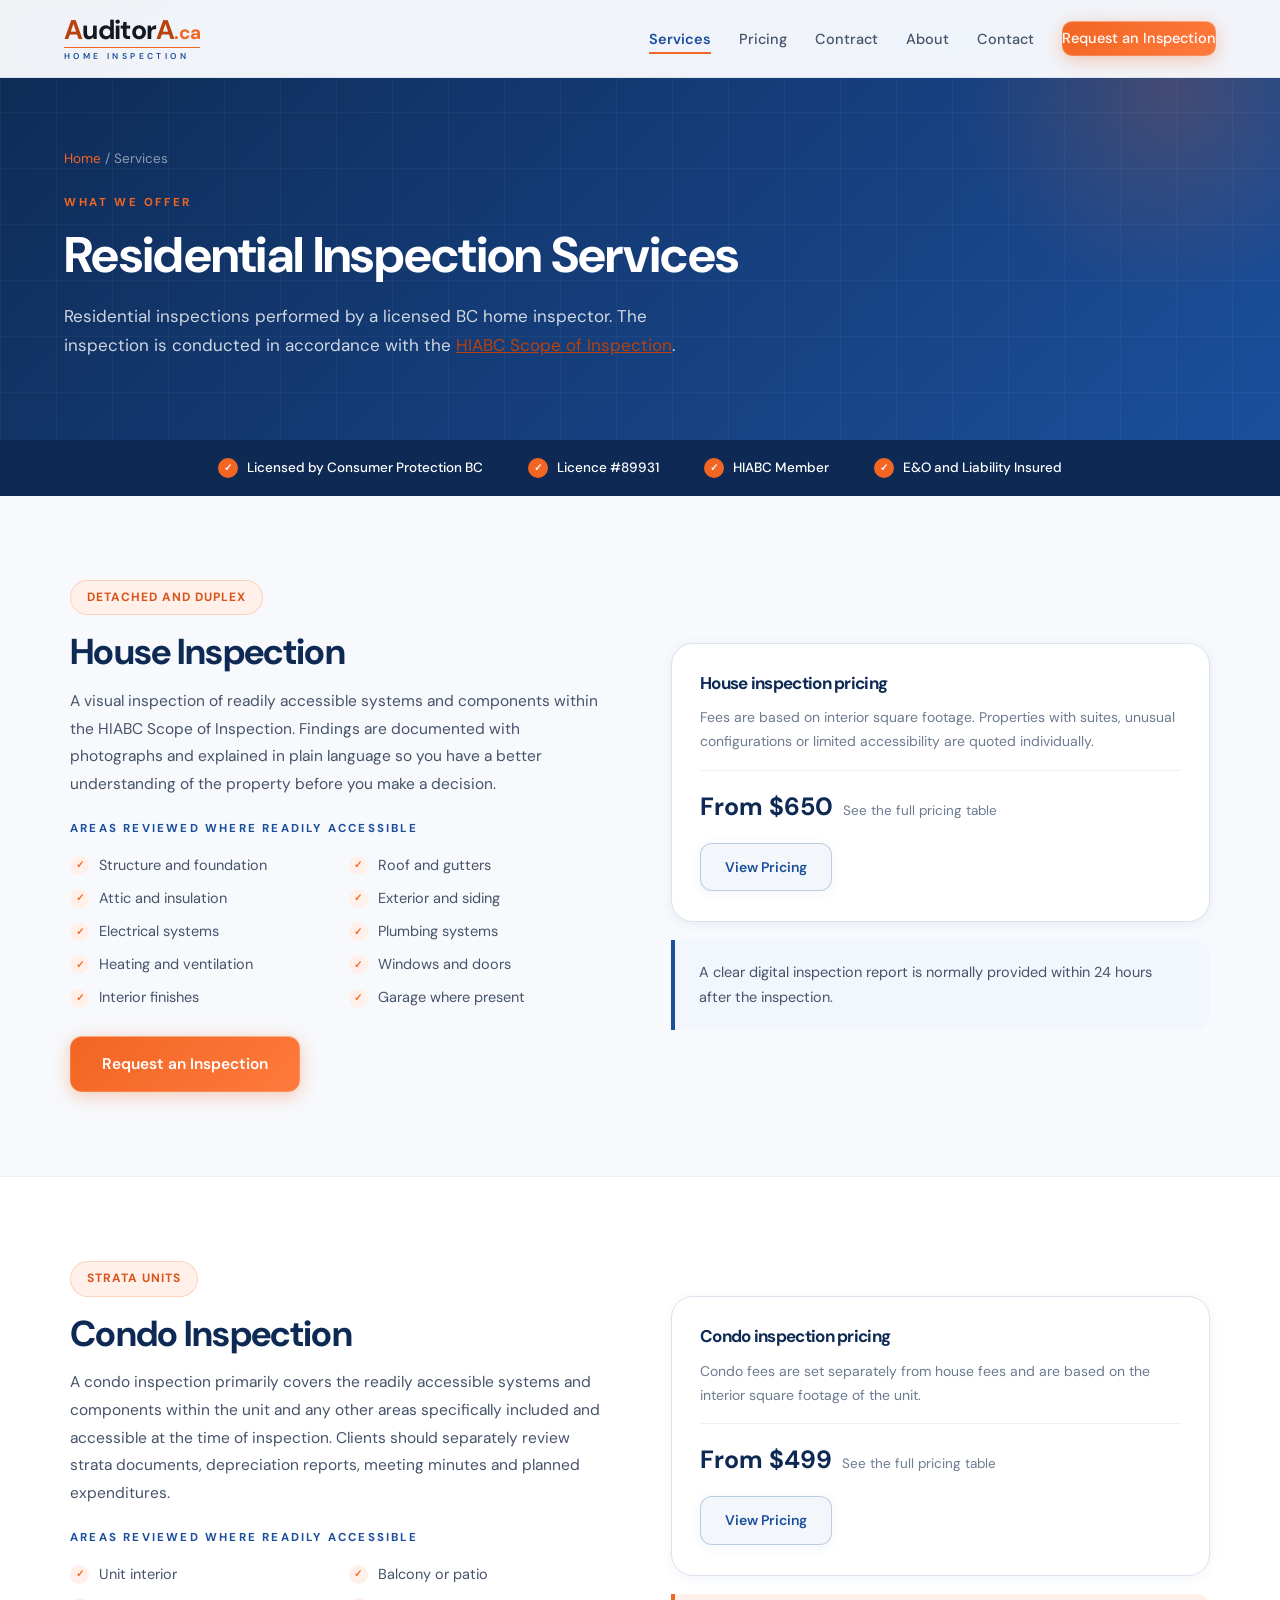
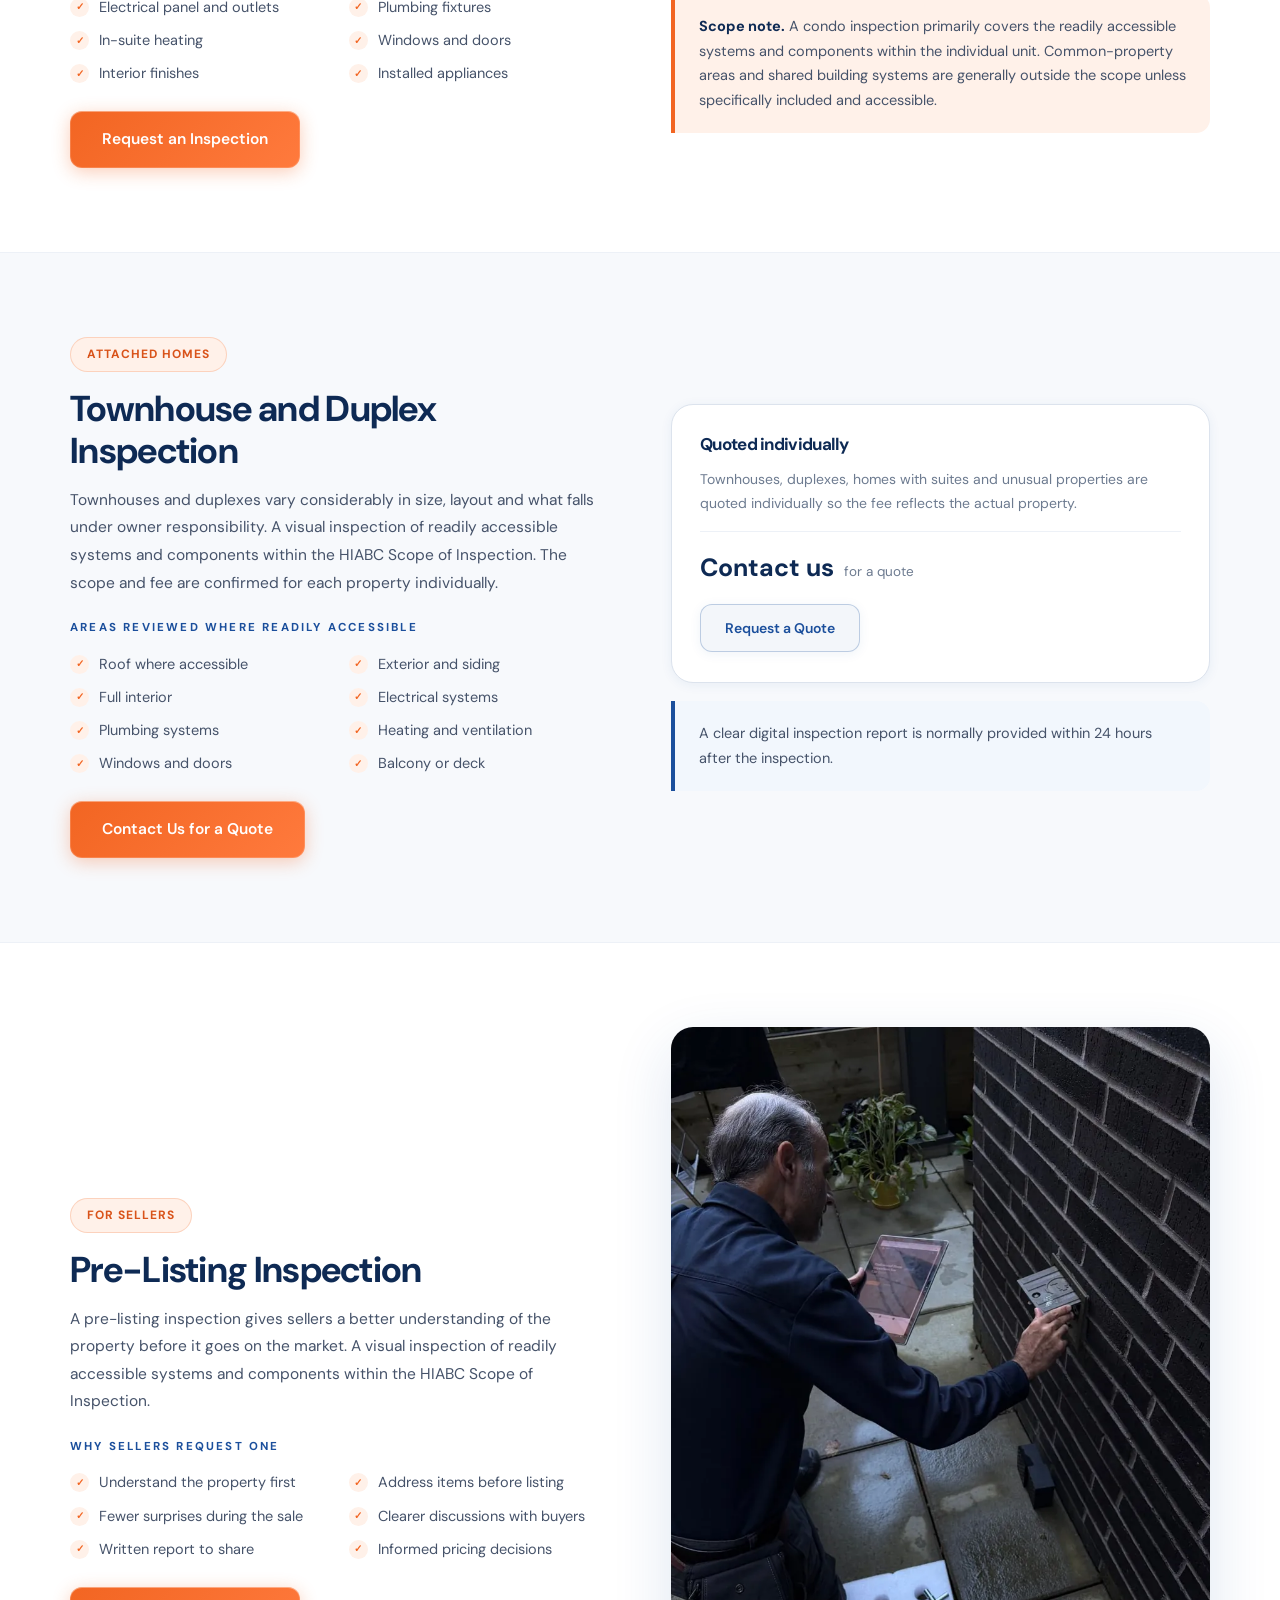
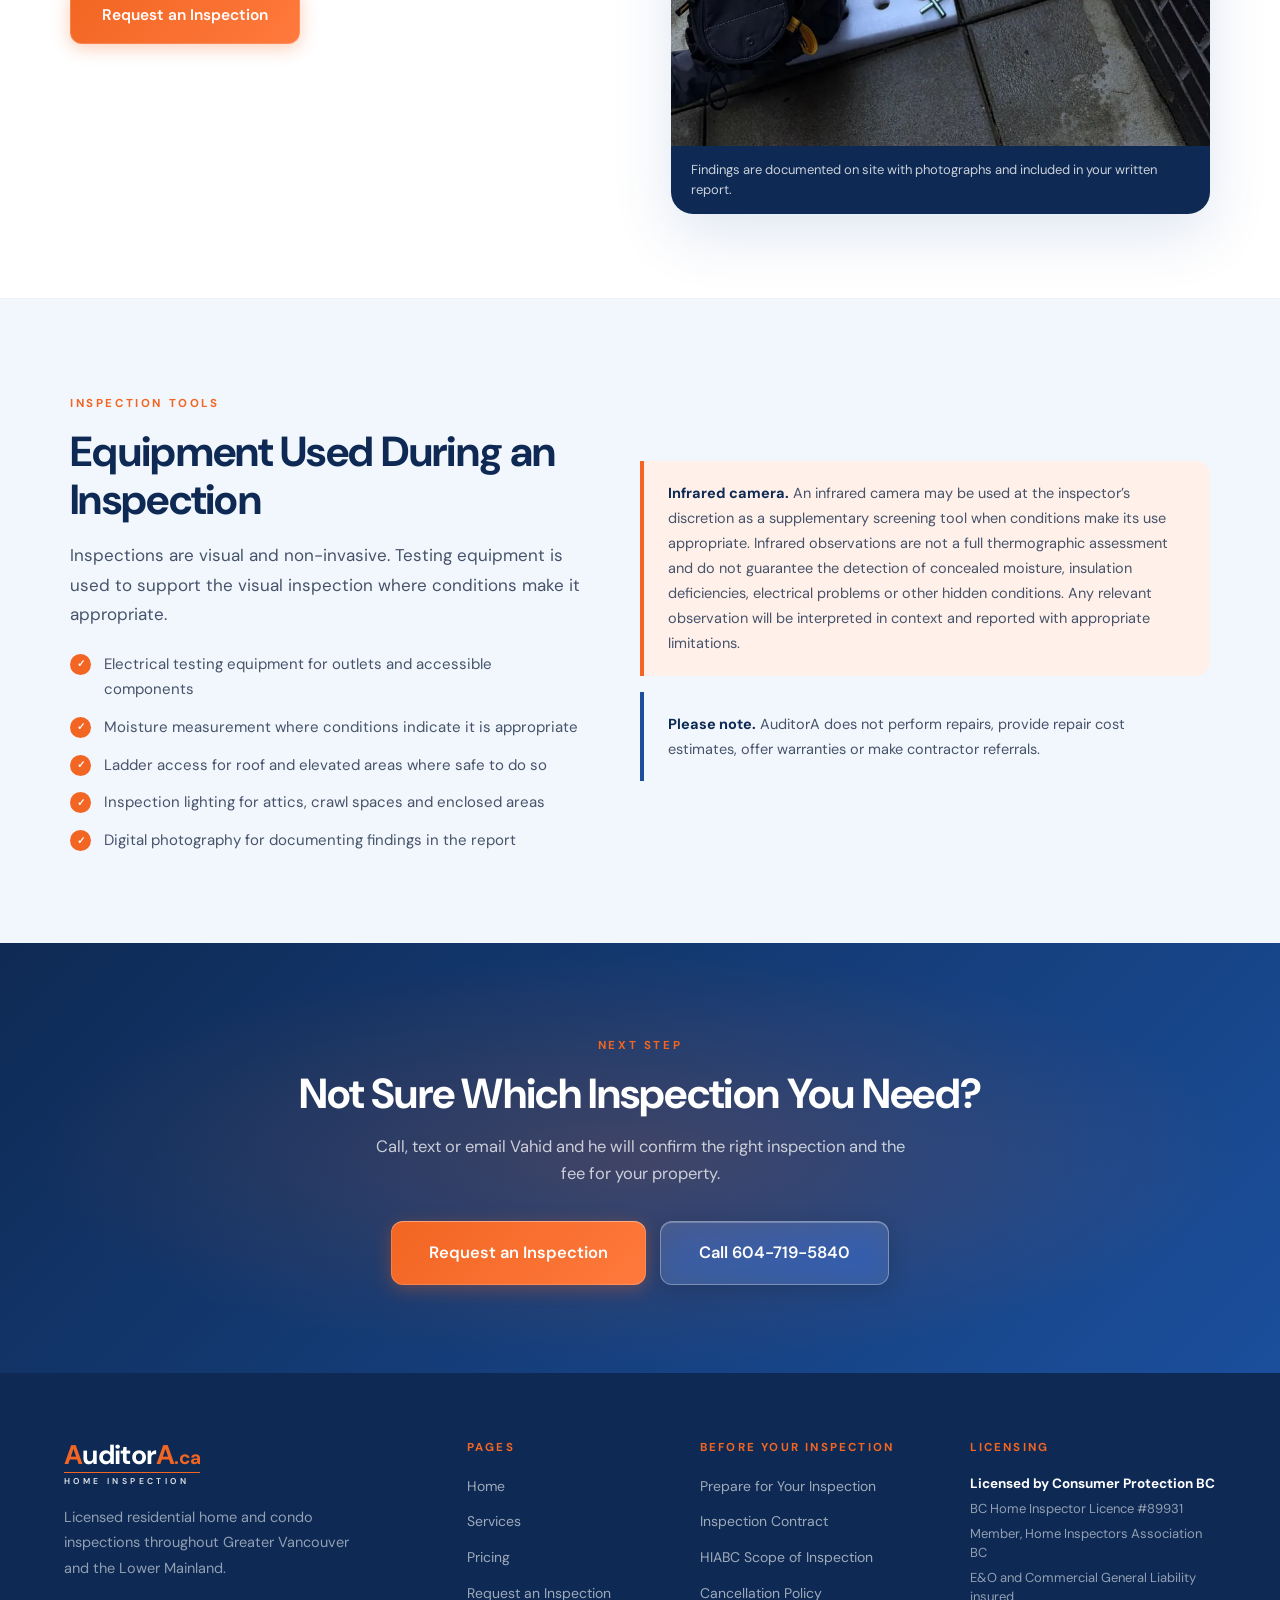
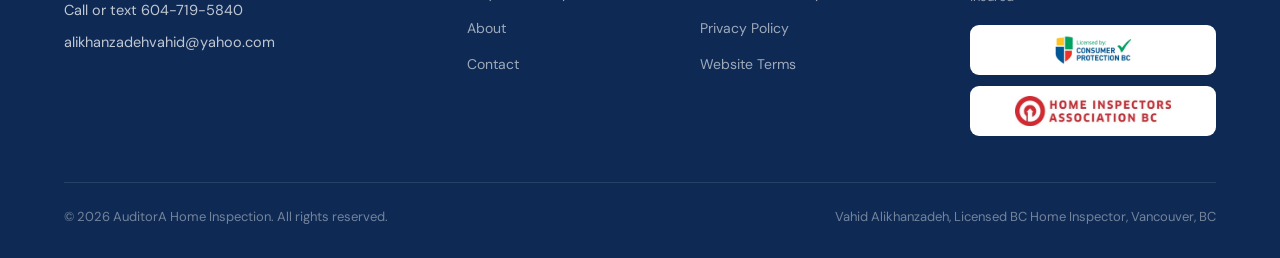
<file: services.html>
<!DOCTYPE html>
<html lang="en">
<head>
<meta charset="UTF-8"/>
<meta name="viewport" content="width=device-width, initial-scale=1.0"/>
<title>Inspection Services | AuditorA Home Inspection Vancouver</title>
<meta name="description" content="House, condo, townhouse and pre-listing inspections in Greater Vancouver by a licensed BC home inspector, conducted in accordance with the HIABC Scope of Inspection."/>
<meta property="og:title" content="Inspection Services | AuditorA Home Inspection Vancouver"/>
<meta property="og:description" content="House, condo, townhouse and pre-listing inspections in Greater Vancouver by a licensed BC home inspector, conducted in accordance with the HIABC Scope of Inspection."/>
<meta property="og:type" content="website"/>
<link rel="preconnect" href="https://fonts.googleapis.com"/>
<link rel="preconnect" href="https://fonts.gstatic.com" crossorigin/>
<link href="https://fonts.googleapis.com/css2?family=DM+Sans:opsz,wght@9..40,400;9..40,500;9..40,600;9..40,700&display=swap" rel="stylesheet"/>
<link rel="stylesheet" href="styles.css?v=4.1"/>
<style>

.svc-block { padding: 84px 5%; border-bottom: 1px solid var(--grey-100); }
.svc-block:nth-of-type(even) { background: var(--off-white); }
.svc-inner { max-width: 1140px; margin: 0 auto; display: grid; grid-template-columns: 1fr 1fr; gap: 62px; align-items: center; }
.svc-body h2 { font-size: clamp(25px,3vw,36px); font-weight:700; color: var(--blue-deep); margin-bottom: 15px; }
.svc-body > p { font-size: 15.5px; color: var(--text-mid); line-height:1.78; margin-bottom: 22px; }
.svc-tag { display:inline-flex; align-items:center; gap:8px; background: var(--orange-light);
  border: 1px solid rgba(242,101,34,0.22); border-radius:100px; padding:7px 16px;
  font-size:12px; color: var(--orange-dark); font-weight:700; margin-bottom: 16px;
  letter-spacing: 1px; text-transform: uppercase; }
.inc-title { font-size: 11.5px; letter-spacing:2.2px; text-transform:uppercase; color: var(--blue);
  font-weight:700; margin-bottom:15px; }
.inc-grid { display:grid; grid-template-columns:1fr 1fr; gap:10px 18px; margin-bottom: 26px; }
.inc-item { display:flex; align-items:center; gap:10px; font-size:14.5px; color: var(--text-mid); }
.inc-item::before { content:'\2713'; flex-shrink:0; width:19px;height:19px;
  background: var(--orange-light); color: var(--orange); border-radius:50%;
  display:flex;align-items:center;justify-content:center; font-size:10px;font-weight:700; }
.svc-side { display: flex; flex-direction: column; gap: 18px; }
.side-panel { background: var(--white); border: 1px solid var(--grey-200); border-radius: var(--radius-lg);
  padding: 30px 28px; box-shadow: var(--shadow-sm); }
.svc-block:nth-of-type(even) .side-panel { background: var(--white); }
.side-panel h3 { font-size: 17px; font-weight: 700; color: var(--blue-deep); margin-bottom: 12px; }
.side-panel p { font-size: 14px; color: var(--muted); line-height: 1.72; }
.price-peek { display: flex; align-items: baseline; gap: 10px; margin-top: 16px;
  padding-top: 16px; border-top: 1px solid var(--grey-100); }
.price-peek strong { font-size: 25px; color: var(--blue-deep); font-weight: 700; }
.price-peek span { font-size: 13.5px; color: var(--muted); }
.tools-band { background: var(--blue-tint); }
.tools-inner { display: grid; grid-template-columns: 0.95fr 1.05fr; gap: 54px; align-items: center; max-width: 1140px; margin: 0 auto; }
.cta { background: linear-gradient(135deg, var(--blue-deep) 0%, var(--blue) 100%); text-align:center;
  padding: 88px 5%; position:relative; overflow:hidden; }
.cta::before { content:''; position:absolute; inset:0;
  background: radial-gradient(ellipse 70% 70% at 50% 50%, rgba(242,101,34,0.20) 0%, transparent 68%); }
.cta-in { position:relative; z-index:2; }
.cta h2 { color: var(--white); }
.cta p { color: rgba(255,255,255,0.74); font-size: 16.5px; max-width: 540px; margin: 0 auto 34px; }
.cta-btns { display:flex; gap:14px; justify-content:center; flex-wrap:wrap; }
@media(max-width:1000px){
  .svc-inner { grid-template-columns:1fr; gap:38px; }
  .tools-inner { grid-template-columns:1fr; gap:38px; }
}
@media(max-width:640px){ .inc-grid { grid-template-columns:1fr; } }

</style>
</head>
<body>

<nav>
  <a href="index.html" class="nav-logo" aria-label="AuditorA Home Inspection, home page">
    <div class="wordmark"><div class="wm-name"><span class="wm-a">A</span>uditor<span class="wm-a">A</span><span class="wm-tld">.ca</span></div><div class="wm-sub">Home Inspection</div></div>
  </a>
  <ul class="nav-links">
    <li><a href="services.html" class="active">Services</a></li>
    <li><a href="pricing.html">Pricing</a></li>
    <li><a href="agreement.html">Contract</a></li>
    <li><a href="about.html">About</a></li>
    <li><a href="contact.html">Contact</a></li>
    <li><a href="request.html" class="btn btn-primary btn-nav">Request an Inspection</a></li>
  </ul>
  <button class="hamburger" id="hamburger" onclick="toggleMenu()" aria-label="Open menu" aria-expanded="false">
    <span></span><span></span><span></span>
  </button>
</nav>
<div class="mobile-menu" id="mobileMenu">
  <a href="services.html">Services</a>
  <a href="pricing.html">Pricing</a>
  <a href="agreement.html">Contract</a>
  <a href="about.html">About</a>
  <a href="contact.html">Contact</a>
  <a href="prepare.html">Prepare for Your Inspection</a>
  <a href="request.html" class="btn btn-primary">Request an Inspection</a>
</div>


<div class="page-hero">
  <div class="page-hero-inner">
    <div class="crumb"><a href="index.html">Home</a> / Services</div>
    <div class="eyebrow">What We Offer</div>
    <h1>Residential Inspection Services</h1>
    <p>Residential inspections performed by a licensed BC home inspector. The inspection is conducted in accordance with the <a href="https://hiabc.ca/about-us/scope-of-inspection/" target="_blank" rel="noopener">HIABC Scope of Inspection</a>.</p>
  </div>
</div>

<div class="trust-strip">
  <div class="trust-item"><span class="ti-check" aria-hidden="true">&#10003;</span> Licensed by Consumer Protection BC</div>
  <div class="trust-item"><span class="ti-check" aria-hidden="true">&#10003;</span> Licence #89931</div>
  <div class="trust-item"><span class="ti-check" aria-hidden="true">&#10003;</span> HIABC Member</div>
  <div class="trust-item"><span class="ti-check" aria-hidden="true">&#10003;</span> E&amp;O and Liability Insured</div>
</div>

<div class="svc-block" id="house">
  <div class="svc-inner">
    <div class="svc-body reveal">
      <div class="svc-tag">Detached and Duplex</div>
      <h2>House Inspection</h2>
      <p>A visual inspection of readily accessible systems and components within the HIABC Scope of Inspection. Findings are documented with photographs and explained in plain language so you
         have a better understanding of the property before you make a decision.</p>
      <div class="inc-title">Areas Reviewed Where Readily Accessible</div>
      <div class="inc-grid">
        <span class="inc-item">Structure and foundation</span>
        <span class="inc-item">Roof and gutters</span>
        <span class="inc-item">Attic and insulation</span>
        <span class="inc-item">Exterior and siding</span>
        <span class="inc-item">Electrical systems</span>
        <span class="inc-item">Plumbing systems</span>
        <span class="inc-item">Heating and ventilation</span>
        <span class="inc-item">Windows and doors</span>
        <span class="inc-item">Interior finishes</span>
        <span class="inc-item">Garage where present</span>
      </div>
      <a href="request.html" class="btn btn-primary">Request an Inspection</a>
    </div>
    <div class="svc-side reveal">
      <div class="side-panel">
        <h3>House inspection pricing</h3>
        <p>Fees are based on interior square footage. Properties with suites, unusual configurations or
           limited accessibility are quoted individually.</p>
        <div class="price-peek">
          <strong>From $650</strong>
          <span>See the full pricing table</span>
        </div>
        <a href="pricing.html" class="btn btn-ghost btn-sm" style="margin-top:16px;">View Pricing</a>
      </div>
      <div class="note-box">A clear digital inspection report is normally provided within 24 hours after the inspection.</div>
    </div>
  </div>
</div>

<div class="svc-block" id="condo">
  <div class="svc-inner">
    <div class="svc-body reveal">
      <div class="svc-tag">Strata Units</div>
      <h2>Condo Inspection</h2>
      <p>A condo inspection primarily covers the readily accessible systems and components within the unit and any other areas specifically included and accessible at the time of inspection. Clients should separately review strata documents, depreciation reports, meeting minutes and planned expenditures.</p>
      <div class="inc-title">Areas Reviewed Where Readily Accessible</div>
      <div class="inc-grid">
        <span class="inc-item">Unit interior</span>
        <span class="inc-item">Balcony or patio</span>
        <span class="inc-item">Electrical panel and outlets</span>
        <span class="inc-item">Plumbing fixtures</span>
        <span class="inc-item">In-suite heating</span>
        <span class="inc-item">Windows and doors</span>
        <span class="inc-item">Interior finishes</span>
        <span class="inc-item">Installed appliances</span>
      </div>
      <a href="request.html" class="btn btn-primary">Request an Inspection</a>
    </div>
    <div class="svc-side reveal">
      <div class="side-panel">
        <h3>Condo inspection pricing</h3>
        <p>Condo fees are set separately from house fees and are based on the interior square footage
           of the unit.</p>
        <div class="price-peek">
          <strong>From $499</strong>
          <span>See the full pricing table</span>
        </div>
        <a href="pricing.html" class="btn btn-ghost btn-sm" style="margin-top:16px;">View Pricing</a>
      </div>
      <div class="note-box orange"><strong>Scope note.</strong> A condo inspection primarily covers the readily accessible systems and components within the individual unit. Common-property areas and shared building systems are generally outside the scope unless specifically included and accessible.</div>
    </div>
  </div>
</div>

<div class="svc-block" id="townhouse">
  <div class="svc-inner">
    <div class="svc-body reveal">
      <div class="svc-tag">Attached Homes</div>
      <h2>Townhouse and Duplex Inspection</h2>
      <p>Townhouses and duplexes vary considerably in size, layout and what falls under owner
         responsibility. A visual inspection of readily accessible systems and components within the HIABC Scope of Inspection. The scope and fee are confirmed for each property individually.</p>
      <div class="inc-title">Areas Reviewed Where Readily Accessible</div>
      <div class="inc-grid">
        <span class="inc-item">Roof where accessible</span>
        <span class="inc-item">Exterior and siding</span>
        <span class="inc-item">Full interior</span>
        <span class="inc-item">Electrical systems</span>
        <span class="inc-item">Plumbing systems</span>
        <span class="inc-item">Heating and ventilation</span>
        <span class="inc-item">Windows and doors</span>
        <span class="inc-item">Balcony or deck</span>
      </div>
      <a href="request.html" class="btn btn-primary">Contact Us for a Quote</a>
    </div>
    <div class="svc-side reveal">
      <div class="side-panel">
        <h3>Quoted individually</h3>
        <p>Townhouses, duplexes, homes with suites and unusual properties are quoted individually so the
           fee reflects the actual property.</p>
        <div class="price-peek">
          <strong>Contact us</strong>
          <span>for a quote</span>
        </div>
        <a href="request.html" class="btn btn-ghost btn-sm" style="margin-top:16px;">Request a Quote</a>
      </div>
      <div class="note-box">A clear digital inspection report is normally provided within 24 hours after the inspection.</div>
    </div>
  </div>
</div>

<div class="svc-block" id="prelisting">
  <div class="svc-inner">
    <div class="svc-body reveal">
      <div class="svc-tag">For Sellers</div>
      <h2>Pre-Listing Inspection</h2>
      <p>A pre-listing inspection gives sellers a better understanding of the property before it goes on
         the market. A visual inspection of readily accessible systems and components within the HIABC Scope of Inspection.</p>
      <div class="inc-title">Why Sellers Request One</div>
      <div class="inc-grid">
        <span class="inc-item">Understand the property first</span>
        <span class="inc-item">Address items before listing</span>
        <span class="inc-item">Fewer surprises during the sale</span>
        <span class="inc-item">Clearer discussions with buyers</span>
        <span class="inc-item">Written report to share</span>
        <span class="inc-item">Informed pricing decisions</span>
      </div>
      <a href="request.html" class="btn btn-primary">Request an Inspection</a>
    </div>
    <div class="svc-side reveal">
      <figure class="photo-figure">
        <img src="images/work-tablet.webp" alt="AuditorA home inspector documenting an exterior electrical component." loading="lazy" decoding="async"/>
        <figcaption>Findings are documented on site with photographs and included in your written report.</figcaption>
      </figure>
    </div>
  </div>
</div>

<section class="tools-band">
  <div class="tools-inner">
    <div class="reveal">
      <div class="eyebrow">Inspection Tools</div>
      <h2 class="h-section">Equipment Used During an Inspection</h2>
      <p class="lead" style="margin-bottom:22px;">
        Inspections are visual and non-invasive. Testing equipment is used to support the visual
        inspection where conditions make it appropriate.
      </p>
      <ul class="checklist">
        <li>Electrical testing equipment for outlets and accessible components</li>
        <li>Moisture measurement where conditions indicate it is appropriate</li>
        <li>Ladder access for roof and elevated areas where safe to do so</li>
        <li>Inspection lighting for attics, crawl spaces and enclosed areas</li>
        <li>Digital photography for documenting findings in the report</li>
      </ul>
    </div>
    <div class="reveal">
      <div class="note-box orange">
        <strong>Infrared camera.</strong> An infrared camera may be used at the inspector’s discretion as a supplementary screening tool when conditions make its use appropriate. Infrared observations are not a full thermographic assessment and do not guarantee the detection of concealed moisture, insulation deficiencies, electrical problems or other hidden conditions. Any relevant observation will be interpreted in context and reported with appropriate limitations.
      </div>
      <div class="note-box" style="margin-top:16px;">
        <strong>Please note.</strong> AuditorA does not perform repairs, provide repair cost estimates,
        offer warranties or make contractor referrals.
      </div>
    </div>
  </div>
</section>

<section class="cta">
  <div class="cta-in reveal">
    <div class="eyebrow">Next Step</div>
    <h2 class="h-section">Not Sure Which Inspection You Need?</h2>
    <p>Call, text or email Vahid and he will confirm the right inspection and the fee for your property.</p>
    <div class="cta-btns">
      <a href="request.html" class="btn btn-primary btn-lg">Request an Inspection</a>
      <a href="tel:6047195840" class="btn btn-glass btn-lg">Call 604-719-5840</a>
    </div>
  </div>
</section>


<footer>
  <div class="container">
    <div class="footer-grid">
      <div class="footer-brand">
        <a href="index.html" style="text-decoration:none;display:inline-block;">
          <div class="wordmark light"><div class="wm-name"><span class="wm-a">A</span>uditor<span class="wm-a">A</span><span class="wm-tld">.ca</span></div><div class="wm-sub">Home Inspection</div></div>
        </a>
        <p>Licensed residential home and condo inspections throughout Greater Vancouver and the Lower Mainland.</p>
        <div class="footer-contact">
          <a href="tel:6047195840">Call or text 604-719-5840</a>
          <a href="mailto:alikhanzadehvahid@yahoo.com">alikhanzadehvahid@yahoo.com</a>
        </div>
      </div>

      <div class="footer-col">
        <h4>Pages</h4>
        <ul>
          <li><a href="index.html">Home</a></li>
          <li><a href="services.html">Services</a></li>
          <li><a href="pricing.html">Pricing</a></li>
          <li><a href="request.html">Request an Inspection</a></li>
          <li><a href="about.html">About</a></li>
          <li><a href="contact.html">Contact</a></li>
        </ul>
      </div>

      <div class="footer-col">
        <h4>Before Your Inspection</h4>
        <ul>
          <li><a href="prepare.html">Prepare for Your Inspection</a></li>
          <li><a href="agreement.html">Inspection Contract</a></li>
          <li><a href="https://hiabc.ca/about-us/scope-of-inspection/" target="_blank" rel="noopener">HIABC Scope of Inspection</a></li>
          <li><a href="cancellation.html">Cancellation Policy</a></li>
          <li><a href="privacy.html">Privacy Policy</a></li>
          <li><a href="terms.html">Website Terms</a></li>
        </ul>
      </div>

      <div class="footer-col">
        <h4>Licensing</h4>
        <div class="footer-cred">
          <strong>Licensed by Consumer Protection BC</strong>
          <span>BC Home Inspector Licence #89931</span>
          <span>Member, Home Inspectors Association BC</span>
          <span>E&amp;O and Commercial General Liability insured</span>
        </div>
        <div class="footer-badges">
          <div class="footer-badge"><img src="images/badge-cpbc.webp" alt="Licensed by Consumer Protection BC" loading="lazy" decoding="async"/></div>
          <div class="footer-badge"><img src="images/badge-hiabc-wide.webp" alt="Home Inspectors Association BC" loading="lazy" decoding="async"/></div>
        </div>
      </div>
    </div>

    <div class="footer-bottom">
      <span>&copy; 2026 AuditorA Home Inspection. All rights reserved.</span>
      <span>Vahid Alikhanzadeh, Licensed BC Home Inspector, Vancouver, BC</span>
    </div>
  </div>
</footer>

<script src="script.js?v=4.1"></script>
<!-- Cloudflare Web Analytics --><script defer src="https://static.cloudflareinsights.com/beacon.min.js" data-cf-beacon='{"token": "b3aedcc70441407d8560815a5f0ff880"}'></script><!-- End Cloudflare Web Analytics -->
</body>
</html>
</file>
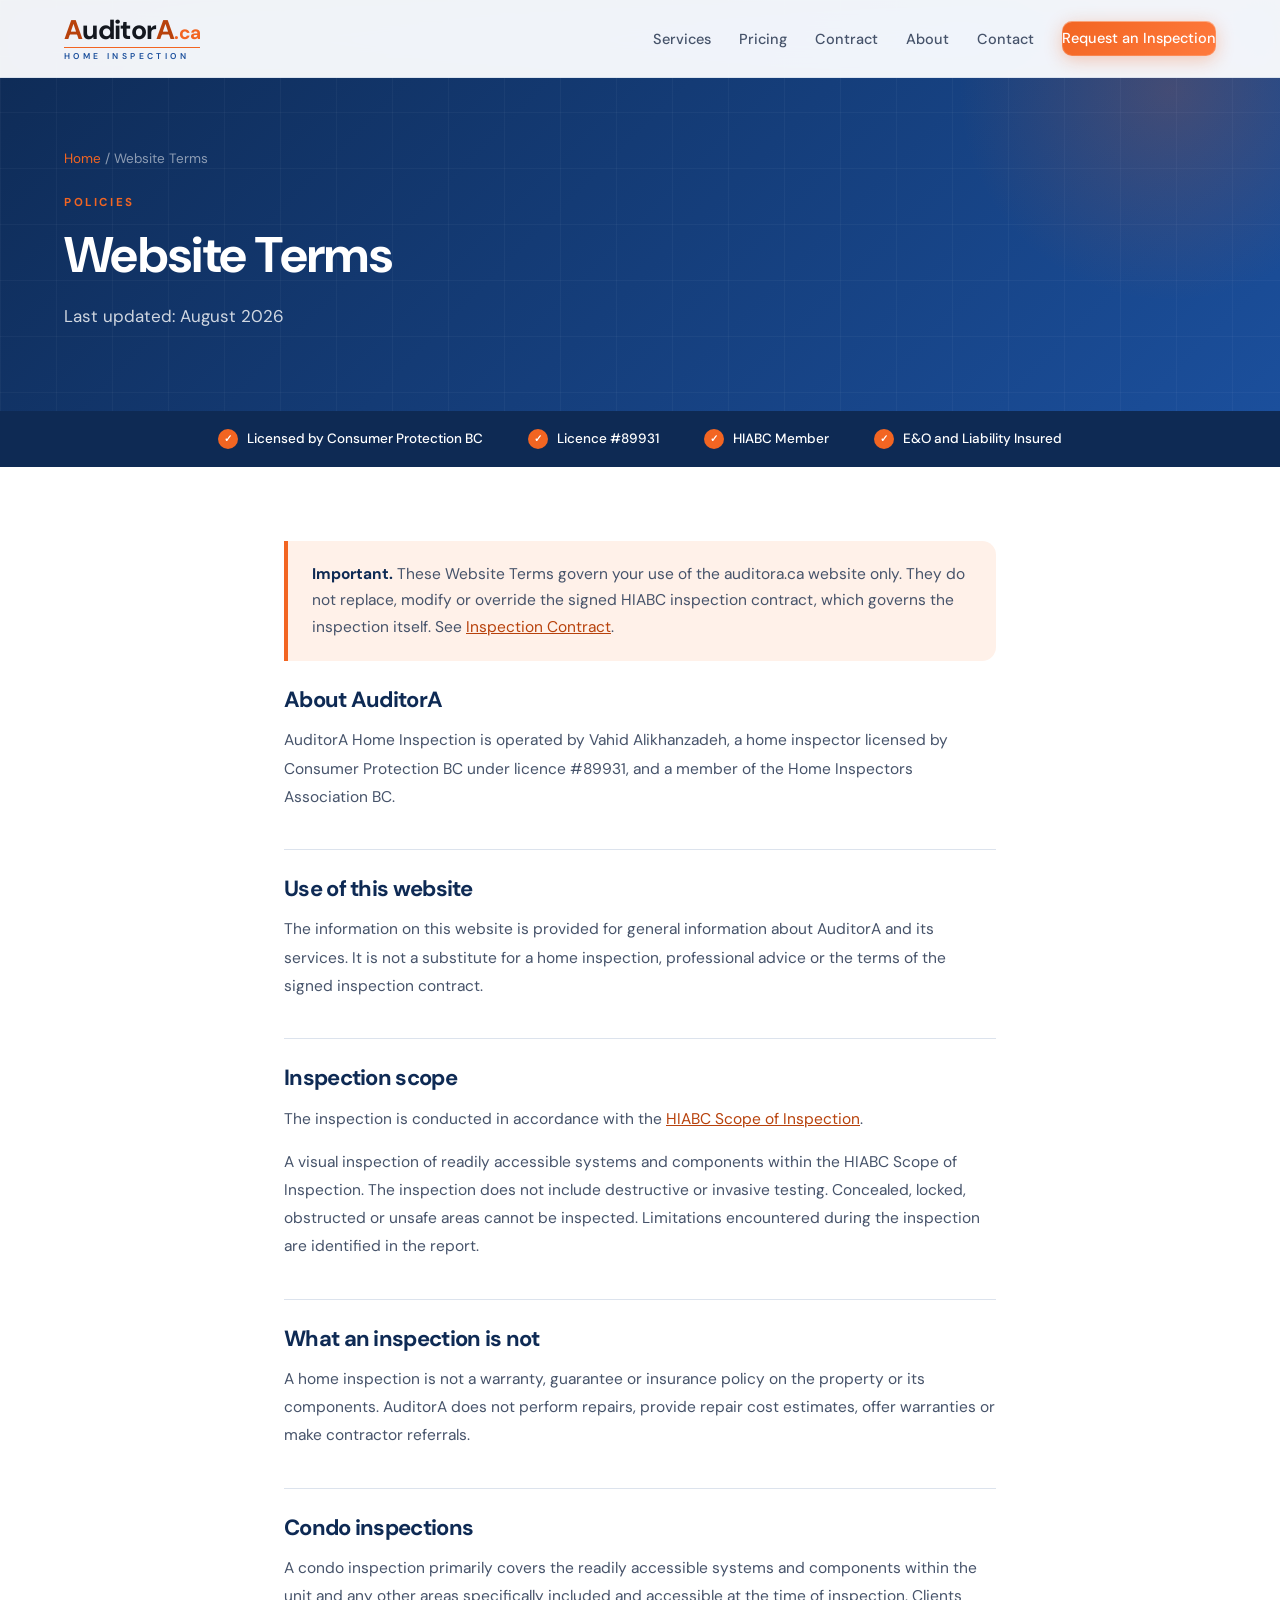
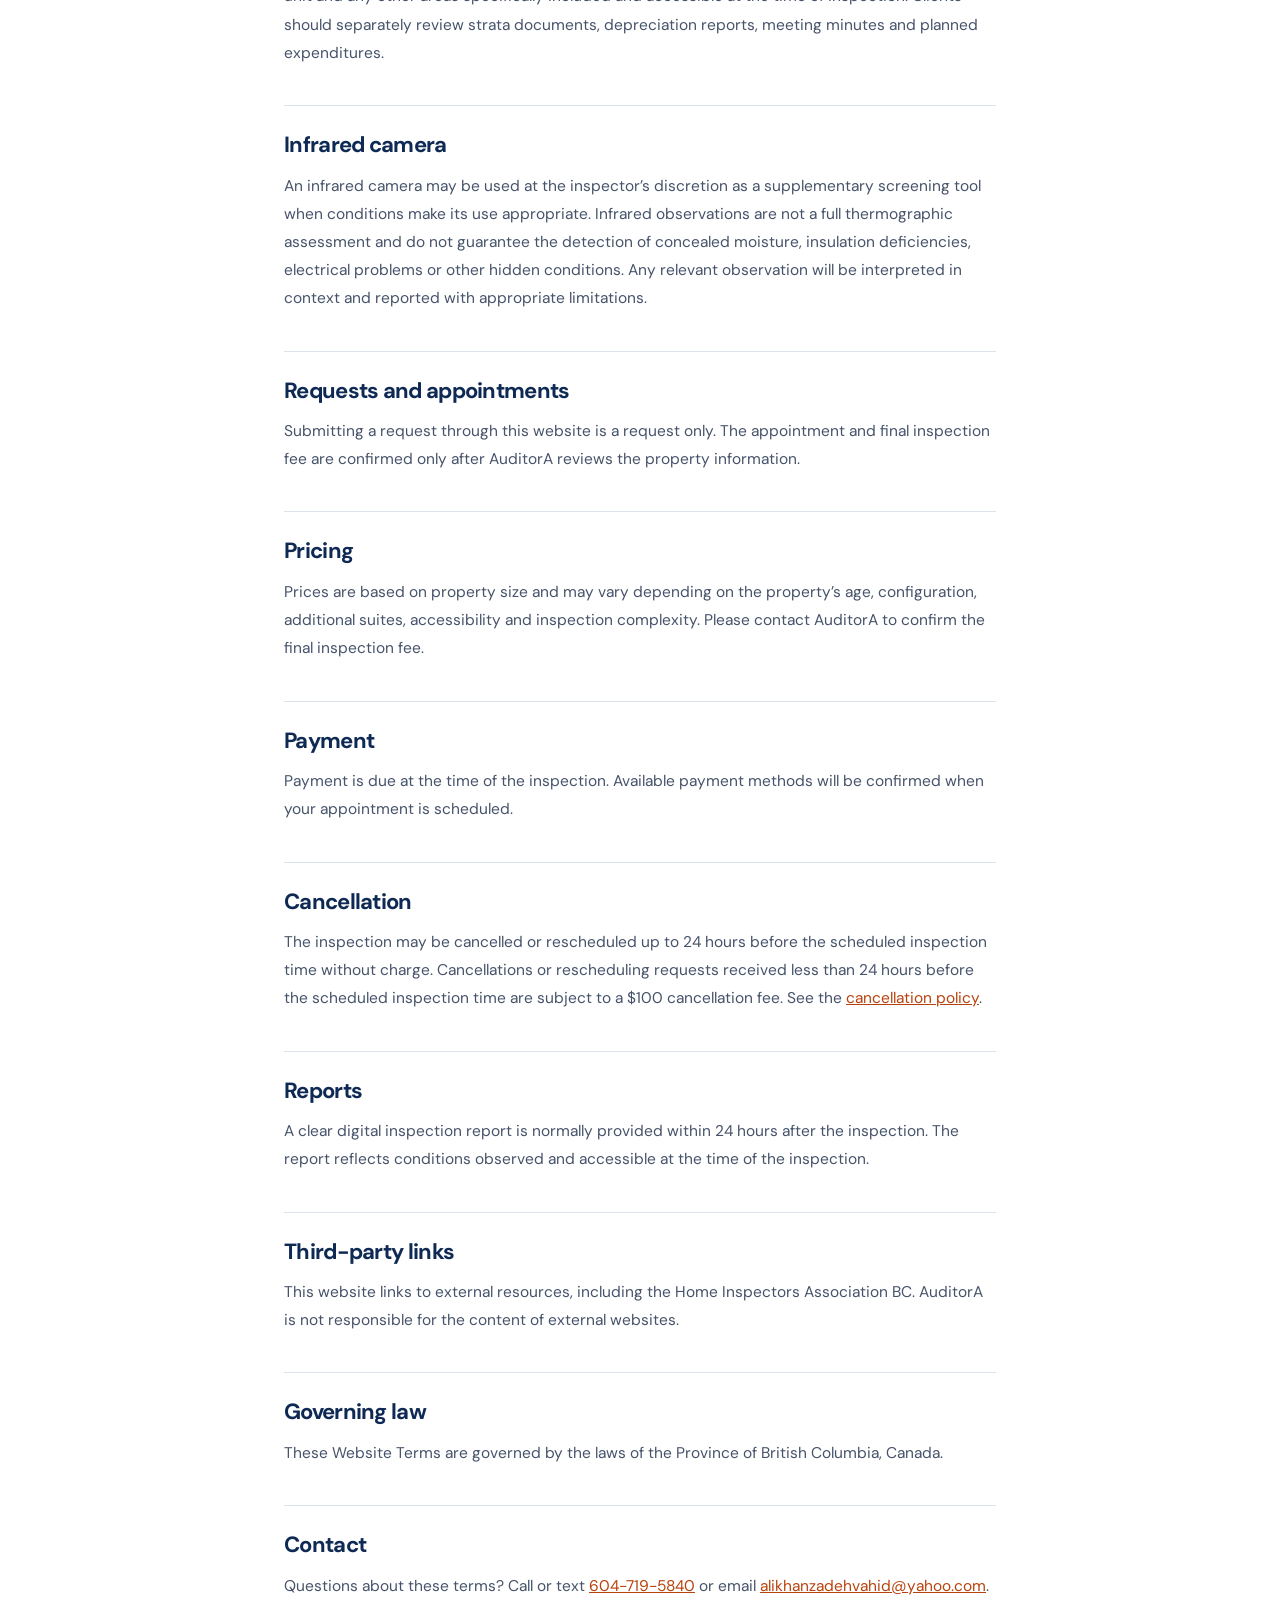
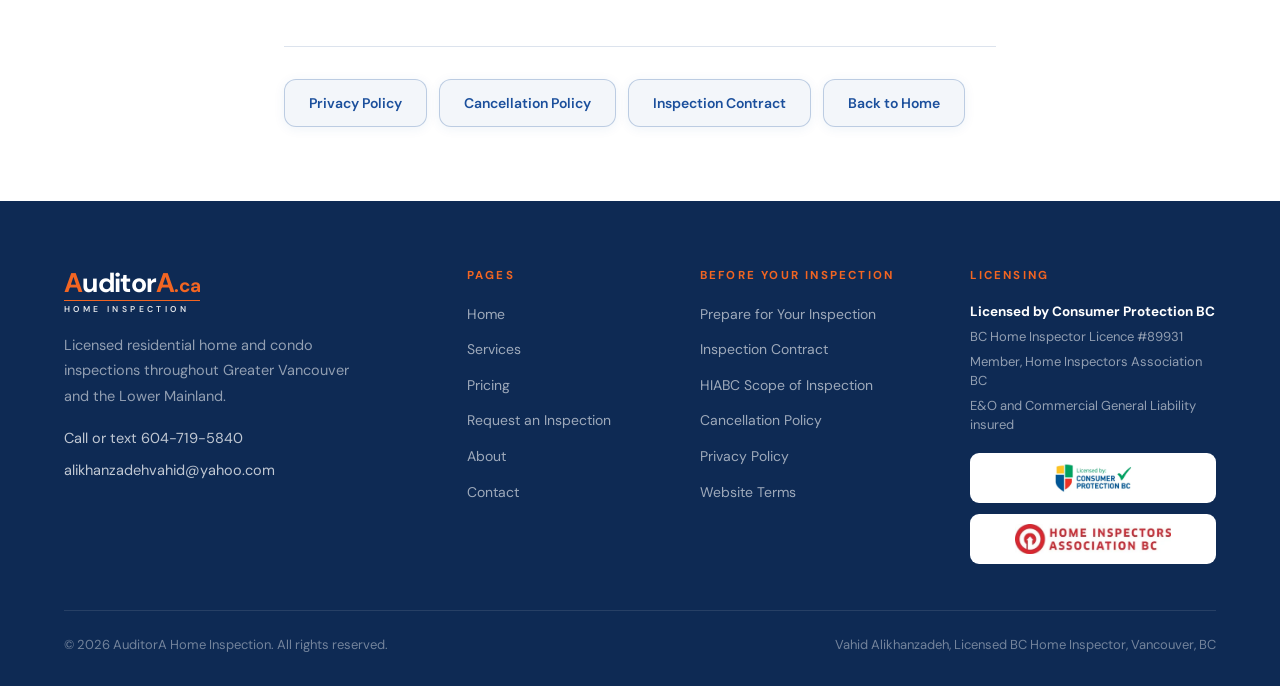
<file: terms.html>
<!DOCTYPE html>
<html lang="en">
<head>
<meta charset="UTF-8"/>
<meta name="viewport" content="width=device-width, initial-scale=1.0"/>
<title>Website Terms | AuditorA Home Inspection</title>
<meta name="description" content="Terms governing use of the auditora.ca website. These terms do not replace the signed HIABC inspection contract."/>
<meta property="og:title" content="Website Terms | AuditorA Home Inspection"/>
<meta property="og:description" content="Terms governing use of the auditora.ca website. These terms do not replace the signed HIABC inspection contract."/>
<meta property="og:type" content="website"/>
<link rel="preconnect" href="https://fonts.googleapis.com"/>
<link rel="preconnect" href="https://fonts.gstatic.com" crossorigin/>
<link href="https://fonts.googleapis.com/css2?family=DM+Sans:opsz,wght@9..40,400;9..40,500;9..40,600;9..40,700&display=swap" rel="stylesheet"/>
<link rel="stylesheet" href="styles.css?v=4.1"/>
<style>

.legal-body { padding: 74px 5%; max-width: 840px; margin: 0 auto; }
.legal-body h2 { font-size: 22px; font-weight: 700; color: var(--blue-deep); margin: 38px 0 14px;
  padding-top: 26px; border-top: 1px solid var(--grey-200); }
.legal-body h2:first-of-type { border-top: none; padding-top: 0; margin-top: 0; }
.legal-body p { font-size: 15.5px; color: var(--text-mid); line-height: 1.82; margin-bottom: 15px; }
.legal-body ul { margin: 12px 0 18px; }
.legal-nav { display: flex; gap: 12px; flex-wrap: wrap; margin-top: 46px;
  padding-top: 32px; border-top: 1px solid var(--grey-200); }

</style>
</head>
<body>

<nav>
  <a href="index.html" class="nav-logo" aria-label="AuditorA Home Inspection, home page">
    <div class="wordmark"><div class="wm-name"><span class="wm-a">A</span>uditor<span class="wm-a">A</span><span class="wm-tld">.ca</span></div><div class="wm-sub">Home Inspection</div></div>
  </a>
  <ul class="nav-links">
    <li><a href="services.html">Services</a></li>
    <li><a href="pricing.html">Pricing</a></li>
    <li><a href="agreement.html">Contract</a></li>
    <li><a href="about.html">About</a></li>
    <li><a href="contact.html">Contact</a></li>
    <li><a href="request.html" class="btn btn-primary btn-nav">Request an Inspection</a></li>
  </ul>
  <button class="hamburger" id="hamburger" onclick="toggleMenu()" aria-label="Open menu" aria-expanded="false">
    <span></span><span></span><span></span>
  </button>
</nav>
<div class="mobile-menu" id="mobileMenu">
  <a href="services.html">Services</a>
  <a href="pricing.html">Pricing</a>
  <a href="agreement.html">Contract</a>
  <a href="about.html">About</a>
  <a href="contact.html">Contact</a>
  <a href="prepare.html">Prepare for Your Inspection</a>
  <a href="request.html" class="btn btn-primary">Request an Inspection</a>
</div>


<div class="page-hero">
  <div class="page-hero-inner">
    <div class="crumb"><a href="index.html">Home</a> / Website Terms</div>
    <div class="eyebrow">Policies</div>
    <h1>Website Terms</h1>
    <p>Last updated: August 2026</p>
  </div>
</div>

<div class="trust-strip">
  <div class="trust-item"><span class="ti-check" aria-hidden="true">&#10003;</span> Licensed by Consumer Protection BC</div>
  <div class="trust-item"><span class="ti-check" aria-hidden="true">&#10003;</span> Licence #89931</div>
  <div class="trust-item"><span class="ti-check" aria-hidden="true">&#10003;</span> HIABC Member</div>
  <div class="trust-item"><span class="ti-check" aria-hidden="true">&#10003;</span> E&amp;O and Liability Insured</div>
</div>

<div class="legal-body">

  <div class="note-box orange" style="margin-bottom:26px;font-size:15.5px;">
    <strong>Important.</strong> These Website Terms govern your use of the auditora.ca website only. They
    do not replace, modify or override the signed HIABC inspection contract, which governs the inspection
    itself. See <a href="agreement.html">Inspection Contract</a>.
  </div>

  <h2>About AuditorA</h2>
  <p>AuditorA Home Inspection is operated by Vahid Alikhanzadeh, a home inspector licensed by Consumer
     Protection BC under licence #89931, and a member of the Home Inspectors Association BC.</p>

  <h2>Use of this website</h2>
  <p>The information on this website is provided for general information about AuditorA and its services.
     It is not a substitute for a home inspection, professional advice or the terms of the signed
     inspection contract.</p>

  <h2>Inspection scope</h2>
  <p>The inspection is conducted in accordance with the <a href="https://hiabc.ca/about-us/scope-of-inspection/" target="_blank" rel="noopener">HIABC Scope of Inspection</a>.</p>
  <p>A visual inspection of readily accessible systems and components within the HIABC Scope of Inspection. The inspection does not include destructive or invasive testing. Concealed, locked,
     obstructed or unsafe areas cannot be inspected. Limitations encountered during the inspection are
     identified in the report.</p>

  <h2>What an inspection is not</h2>
  <p>A home inspection is not a warranty, guarantee or insurance policy on the property or its components.
     AuditorA does not perform repairs, provide repair cost estimates, offer warranties or make contractor
     referrals.</p>

  <h2>Condo inspections</h2>
  <p>A condo inspection primarily covers the readily accessible systems and components within the unit and any other areas specifically included and accessible at the time of inspection. Clients should separately review strata documents, depreciation reports, meeting minutes and planned expenditures.</p>

  <h2>Infrared camera</h2>
  <p>An infrared camera may be used at the inspector’s discretion as a supplementary screening tool when conditions make its use appropriate. Infrared observations are not a full thermographic assessment and do not guarantee the detection of concealed moisture, insulation deficiencies, electrical problems or other hidden conditions. Any relevant observation will be interpreted in context and reported with appropriate limitations.</p>

  <h2>Requests and appointments</h2>
  <p>Submitting a request through this website is a request only. The appointment and final inspection fee
     are confirmed only after AuditorA reviews the property information.</p>

  <h2>Pricing</h2>
  <p>Prices are based on property size and may vary depending on the property’s age, configuration, additional suites, accessibility and inspection complexity. Please contact AuditorA to confirm the final inspection fee.</p>

  <h2>Payment</h2>
  <p>Payment is due at the time of the inspection. Available payment methods will be confirmed when your appointment is scheduled.</p>

  <h2>Cancellation</h2>
  <p>The inspection may be cancelled or rescheduled up to 24 hours before the scheduled inspection time without charge. Cancellations or rescheduling requests received less than 24 hours before the scheduled inspection time are subject to a $100 cancellation fee. See the <a href="cancellation.html">cancellation policy</a>.</p>

  <h2>Reports</h2>
  <p>A clear digital inspection report is normally provided within 24 hours after the inspection. The report reflects conditions observed and accessible at the time of the inspection.</p>

  <h2>Third-party links</h2>
  <p>This website links to external resources, including the Home Inspectors Association BC. AuditorA is
     not responsible for the content of external websites.</p>

  <h2>Governing law</h2>
  <p>These Website Terms are governed by the laws of the Province of British Columbia, Canada.</p>

  <h2>Contact</h2>
  <p>Questions about these terms? Call or text <a href="tel:6047195840">604-719-5840</a> or email
     <a href="mailto:alikhanzadehvahid@yahoo.com">alikhanzadehvahid@yahoo.com</a>.</p>

<div class="legal-nav">
  <a href="privacy.html" class="btn btn-ghost btn-sm">Privacy Policy</a>
  <a href="cancellation.html" class="btn btn-ghost btn-sm">Cancellation Policy</a>
  <a href="agreement.html" class="btn btn-ghost btn-sm">Inspection Contract</a>
  <a href="index.html" class="btn btn-ghost btn-sm">Back to Home</a>
</div>
</div>


<footer>
  <div class="container">
    <div class="footer-grid">
      <div class="footer-brand">
        <a href="index.html" style="text-decoration:none;display:inline-block;">
          <div class="wordmark light"><div class="wm-name"><span class="wm-a">A</span>uditor<span class="wm-a">A</span><span class="wm-tld">.ca</span></div><div class="wm-sub">Home Inspection</div></div>
        </a>
        <p>Licensed residential home and condo inspections throughout Greater Vancouver and the Lower Mainland.</p>
        <div class="footer-contact">
          <a href="tel:6047195840">Call or text 604-719-5840</a>
          <a href="mailto:alikhanzadehvahid@yahoo.com">alikhanzadehvahid@yahoo.com</a>
        </div>
      </div>

      <div class="footer-col">
        <h4>Pages</h4>
        <ul>
          <li><a href="index.html">Home</a></li>
          <li><a href="services.html">Services</a></li>
          <li><a href="pricing.html">Pricing</a></li>
          <li><a href="request.html">Request an Inspection</a></li>
          <li><a href="about.html">About</a></li>
          <li><a href="contact.html">Contact</a></li>
        </ul>
      </div>

      <div class="footer-col">
        <h4>Before Your Inspection</h4>
        <ul>
          <li><a href="prepare.html">Prepare for Your Inspection</a></li>
          <li><a href="agreement.html">Inspection Contract</a></li>
          <li><a href="https://hiabc.ca/about-us/scope-of-inspection/" target="_blank" rel="noopener">HIABC Scope of Inspection</a></li>
          <li><a href="cancellation.html">Cancellation Policy</a></li>
          <li><a href="privacy.html">Privacy Policy</a></li>
          <li><a href="terms.html">Website Terms</a></li>
        </ul>
      </div>

      <div class="footer-col">
        <h4>Licensing</h4>
        <div class="footer-cred">
          <strong>Licensed by Consumer Protection BC</strong>
          <span>BC Home Inspector Licence #89931</span>
          <span>Member, Home Inspectors Association BC</span>
          <span>E&amp;O and Commercial General Liability insured</span>
        </div>
        <div class="footer-badges">
          <div class="footer-badge"><img src="images/badge-cpbc.webp" alt="Licensed by Consumer Protection BC" loading="lazy" decoding="async"/></div>
          <div class="footer-badge"><img src="images/badge-hiabc-wide.webp" alt="Home Inspectors Association BC" loading="lazy" decoding="async"/></div>
        </div>
      </div>
    </div>

    <div class="footer-bottom">
      <span>&copy; 2026 AuditorA Home Inspection. All rights reserved.</span>
      <span>Vahid Alikhanzadeh, Licensed BC Home Inspector, Vancouver, BC</span>
    </div>
  </div>
</footer>

<script src="script.js?v=4.1"></script>
<!-- Cloudflare Web Analytics --><script defer src="https://static.cloudflareinsights.com/beacon.min.js" data-cf-beacon='{"token": "b3aedcc70441407d8560815a5f0ff880"}'></script><!-- End Cloudflare Web Analytics -->
</body>
</html>
</file>
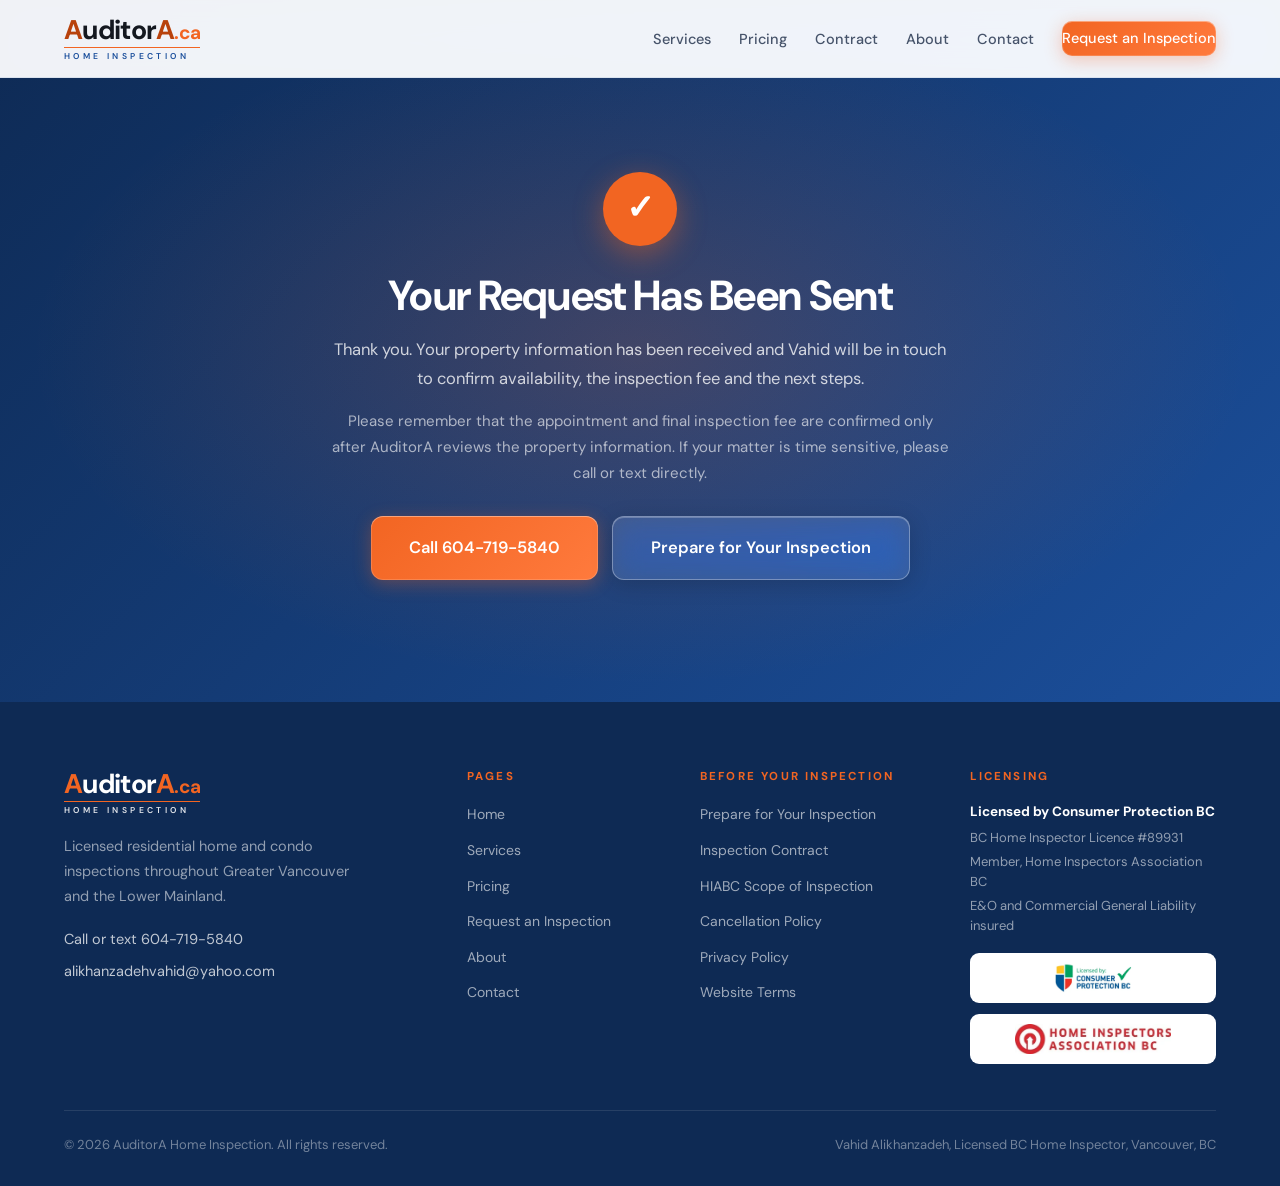
<file: thank-you.html>
<!DOCTYPE html>
<html lang="en">
<head>
<meta charset="UTF-8"/>
<meta name="viewport" content="width=device-width, initial-scale=1.0"/>
<title>Request Received | AuditorA Home Inspection</title>
<meta name="description" content="Your inspection request has been received. AuditorA will be in touch to confirm the details."/>
<meta property="og:title" content="Request Received | AuditorA Home Inspection"/>
<meta property="og:description" content="Your inspection request has been received. AuditorA will be in touch to confirm the details."/>
<meta property="og:type" content="website"/>
<link rel="preconnect" href="https://fonts.googleapis.com"/>
<link rel="preconnect" href="https://fonts.gstatic.com" crossorigin/>
<link href="https://fonts.googleapis.com/css2?family=DM+Sans:opsz,wght@9..40,400;9..40,500;9..40,600;9..40,700&display=swap" rel="stylesheet"/>
<link rel="stylesheet" href="styles.css?v=4.1"/>
<style>

.ty { min-height: 78vh; display: flex; align-items: center; justify-content: center;
  background: linear-gradient(135deg, var(--blue-deep) 0%, var(--blue) 100%);
  padding: 140px 5% 90px; position: relative; overflow: hidden; text-align: center; }
.ty::before { content:''; position:absolute; inset:0;
  background: radial-gradient(ellipse 70% 70% at 50% 50%, rgba(242,101,34,0.20) 0%, transparent 68%); }
.ty-in { position: relative; z-index: 2; max-width: 620px; }
.ty-mark { width: 74px; height: 74px; margin: 0 auto 26px; border-radius: 50%;
  background: var(--orange); display: flex; align-items: center; justify-content: center;
  font-size: 34px; color: #fff; font-weight: 700;
  box-shadow: 0 8px 30px rgba(242,101,34,0.45); }
.ty h1 { color: var(--white); font-size: clamp(28px,4vw,42px); font-weight: 700; margin-bottom: 16px; }
.ty p { color: rgba(255,255,255,0.78); font-size: 16.5px; line-height: 1.74; margin-bottom: 14px; }
.ty-btns { display: flex; gap: 14px; justify-content: center; flex-wrap: wrap; margin-top: 30px; }

</style>
</head>
<body>

<nav>
  <a href="index.html" class="nav-logo" aria-label="AuditorA Home Inspection, home page">
    <div class="wordmark"><div class="wm-name"><span class="wm-a">A</span>uditor<span class="wm-a">A</span><span class="wm-tld">.ca</span></div><div class="wm-sub">Home Inspection</div></div>
  </a>
  <ul class="nav-links">
    <li><a href="services.html">Services</a></li>
    <li><a href="pricing.html">Pricing</a></li>
    <li><a href="agreement.html">Contract</a></li>
    <li><a href="about.html">About</a></li>
    <li><a href="contact.html">Contact</a></li>
    <li><a href="request.html" class="btn btn-primary btn-nav">Request an Inspection</a></li>
  </ul>
  <button class="hamburger" id="hamburger" onclick="toggleMenu()" aria-label="Open menu" aria-expanded="false">
    <span></span><span></span><span></span>
  </button>
</nav>
<div class="mobile-menu" id="mobileMenu">
  <a href="services.html">Services</a>
  <a href="pricing.html">Pricing</a>
  <a href="agreement.html">Contract</a>
  <a href="about.html">About</a>
  <a href="contact.html">Contact</a>
  <a href="prepare.html">Prepare for Your Inspection</a>
  <a href="request.html" class="btn btn-primary">Request an Inspection</a>
</div>


<div class="ty">
  <div class="ty-in">
    <div class="ty-mark" aria-hidden="true">&#10003;</div>
    <h1>Your Request Has Been Sent</h1>
    <p>Thank you. Your property information has been received and Vahid will be in touch to confirm
       availability, the inspection fee and the next steps.</p>
    <p style="font-size:15px;color:rgba(255,255,255,0.62);">
      Please remember that the appointment and final inspection fee are confirmed only after AuditorA
      reviews the property information. If your matter is time sensitive, please call or text directly.
    </p>
    <div class="ty-btns">
      <a href="tel:6047195840" class="btn btn-primary btn-lg">Call 604-719-5840</a>
      <a href="prepare.html" class="btn btn-glass btn-lg">Prepare for Your Inspection</a>
    </div>
  </div>
</div>


<footer>
  <div class="container">
    <div class="footer-grid">
      <div class="footer-brand">
        <a href="index.html" style="text-decoration:none;display:inline-block;">
          <div class="wordmark light"><div class="wm-name"><span class="wm-a">A</span>uditor<span class="wm-a">A</span><span class="wm-tld">.ca</span></div><div class="wm-sub">Home Inspection</div></div>
        </a>
        <p>Licensed residential home and condo inspections throughout Greater Vancouver and the Lower Mainland.</p>
        <div class="footer-contact">
          <a href="tel:6047195840">Call or text 604-719-5840</a>
          <a href="mailto:alikhanzadehvahid@yahoo.com">alikhanzadehvahid@yahoo.com</a>
        </div>
      </div>

      <div class="footer-col">
        <h4>Pages</h4>
        <ul>
          <li><a href="index.html">Home</a></li>
          <li><a href="services.html">Services</a></li>
          <li><a href="pricing.html">Pricing</a></li>
          <li><a href="request.html">Request an Inspection</a></li>
          <li><a href="about.html">About</a></li>
          <li><a href="contact.html">Contact</a></li>
        </ul>
      </div>

      <div class="footer-col">
        <h4>Before Your Inspection</h4>
        <ul>
          <li><a href="prepare.html">Prepare for Your Inspection</a></li>
          <li><a href="agreement.html">Inspection Contract</a></li>
          <li><a href="https://hiabc.ca/about-us/scope-of-inspection/" target="_blank" rel="noopener">HIABC Scope of Inspection</a></li>
          <li><a href="cancellation.html">Cancellation Policy</a></li>
          <li><a href="privacy.html">Privacy Policy</a></li>
          <li><a href="terms.html">Website Terms</a></li>
        </ul>
      </div>

      <div class="footer-col">
        <h4>Licensing</h4>
        <div class="footer-cred">
          <strong>Licensed by Consumer Protection BC</strong>
          <span>BC Home Inspector Licence #89931</span>
          <span>Member, Home Inspectors Association BC</span>
          <span>E&amp;O and Commercial General Liability insured</span>
        </div>
        <div class="footer-badges">
          <div class="footer-badge"><img src="images/badge-cpbc.webp" alt="Licensed by Consumer Protection BC" loading="lazy" decoding="async"/></div>
          <div class="footer-badge"><img src="images/badge-hiabc-wide.webp" alt="Home Inspectors Association BC" loading="lazy" decoding="async"/></div>
        </div>
      </div>
    </div>

    <div class="footer-bottom">
      <span>&copy; 2026 AuditorA Home Inspection. All rights reserved.</span>
      <span>Vahid Alikhanzadeh, Licensed BC Home Inspector, Vancouver, BC</span>
    </div>
  </div>
</footer>

<script src="script.js?v=4.1"></script>
<!-- Cloudflare Web Analytics --><script defer src="https://static.cloudflareinsights.com/beacon.min.js" data-cf-beacon='{"token": "b3aedcc70441407d8560815a5f0ff880"}'></script><!-- End Cloudflare Web Analytics -->
</body>
</html>
</file>
<file: styles.css>
/* ==========================================================
   AuditorA Home Inspection
   Brand: Blue + White dominant, Orange accent
   ========================================================== */

*, *::before, *::after { box-sizing: border-box; margin: 0; padding: 0; }

:root {
  --blue:        #1B4F9C;
  --blue-dark:   #143A73;
  --blue-deep:   #0E2A54;
  --blue-light:  #E8F0FA;
  --blue-tint:   #F2F7FD;

  --orange:      #F26522;
  --orange-dark: #D9531A;
  --orange-link: #B8420C;   /* darker orange for inline text links, 5.49:1 on white */
  --orange-light:#FFF1E9;

  --ink:         #14181F;
  --white:       #FFFFFF;
  --off-white:   #F7F9FC;
  --grey-100:    #EDF1F7;
  --grey-200:    #DCE3ED;

  --text:        #1A2332;
  --text-mid:    #46536A;
  --muted:       #6D7B90;

  --radius:      14px;
  --radius-lg:   22px;
  --shadow-sm:   0 2px 12px rgba(27,79,156,0.07);
  --shadow-md:   0 8px 30px rgba(27,79,156,0.10);
  --shadow-lg:   0 20px 60px rgba(27,79,156,0.14);
}

html { scroll-behavior: smooth; }

body {
  font-family: 'DM Sans', -apple-system, BlinkMacSystemFont, sans-serif;
  color: var(--text);
  background: var(--white);
  overflow-x: hidden;
  line-height: 1.6;
  -webkit-font-smoothing: antialiased;
}

img { max-width: 100%; display: block; }
a { color: var(--orange-link); }
a:visited { color: var(--orange-link); }

/* ==========================================================
   WORDMARK
   Both A's orange. Other letters near-black on light,
   white on dark. Colours are locked with high specificity so
   the wordmark can never inherit a link or visited-link colour.
   ========================================================== */
.nav-logo,
.nav-logo:link,
.nav-logo:visited,
.nav-logo:hover,
.nav-logo:active,
a .wordmark,
a:visited .wordmark { color: var(--ink); text-decoration: none; }

.wordmark {
  display: inline-flex;
  flex-direction: column;
  gap: 4px;
  line-height: 1;
  font-weight: 700;
  color: var(--ink);
}

.wordmark .wm-name,
a .wordmark .wm-name,
a:visited .wordmark .wm-name {
  font-size: 27px;
  letter-spacing: -0.7px;
  color: var(--ink);
  white-space: nowrap;
  font-weight: 700;
}

.wordmark .wm-a,
a .wordmark .wm-a,
a:visited .wordmark .wm-a { color: var(--orange-link); }
a:visited { color: var(--orange-link); }

.wordmark .wm-tld,
a .wordmark .wm-tld,
a:visited .wordmark .wm-tld {
  color: var(--orange);
  font-size: 19px;
  font-weight: 700;
}

.wordmark .wm-sub,
a .wordmark .wm-sub,
a:visited .wordmark .wm-sub {
  font-size: 8.5px;
  letter-spacing: 3.4px;
  text-transform: uppercase;
  font-weight: 600;
  color: var(--blue);
  border-top: 1.5px solid var(--orange);
  padding-top: 5px;
  white-space: nowrap;
}

/* Light variant, used on dark backgrounds */
.wordmark.light,
a .wordmark.light,
a:visited .wordmark.light { color: var(--white); }

.wordmark.light .wm-name,
a .wordmark.light .wm-name,
a:visited .wordmark.light .wm-name { color: var(--white); }

.wordmark.light .wm-sub,
a .wordmark.light .wm-sub,
a:visited .wordmark.light .wm-sub { color: rgba(255,255,255,0.88); }

.wordmark.light .wm-a,
.wordmark.light .wm-tld,
a .wordmark.light .wm-a,
a .wordmark.light .wm-tld { color: var(--orange); }

.wordmark-lg .wm-name { font-size: 40px; }
.wordmark-lg .wm-tld { font-size: 29px; }
.wordmark-lg .wm-sub { font-size: 11px; letter-spacing: 5px; padding-top: 6px; }

/* ==========================================================
   NAVIGATION
   ========================================================== */
nav {
  position: fixed;
  top: 0; left: 0; right: 0;
  z-index: 500;
  background: rgba(255,255,255,0.94);
  backdrop-filter: blur(16px) saturate(180%);
  -webkit-backdrop-filter: blur(16px) saturate(180%);
  border-bottom: 1px solid rgba(27,79,156,0.10);
  padding: 0 5%;
  display: flex;
  align-items: center;
  justify-content: space-between;
  height: 78px;
  transition: box-shadow 0.3s, height 0.3s;
}
nav.scrolled { box-shadow: 0 4px 24px rgba(27,79,156,0.09); height: 70px; }
.nav-logo { text-decoration: none; display: block; }

.nav-links { display: flex; align-items: center; gap: 28px; list-style: none; }
.nav-links > li > a {
  color: var(--text-mid);
  text-decoration: none;
  font-size: 14.5px;
  font-weight: 500;
  position: relative;
  padding: 6px 0;
  transition: color 0.2s;
}
.nav-links > li > a::after {
  content: '';
  position: absolute;
  bottom: 0; left: 0;
  width: 100%; height: 2px;
  background: var(--orange);
  transform: scaleX(0);
  transform-origin: right;
  transition: transform 0.28s cubic-bezier(0.4,0,0.2,1);
}
.nav-links > li > a:hover { color: var(--blue); }
.nav-links > li > a:hover::after { transform: scaleX(1); transform-origin: left; }
.nav-links > li > a.active { color: var(--blue); font-weight: 600; }
.nav-links > li > a.active::after { transform: scaleX(1); }
.nav-links > li > a.btn-nav::after { display: none; }

/* Buttons keep their own colour regardless of surrounding link rules */
.nav-links > li > a.btn-primary,
.mobile-menu a.btn-primary,
a.btn-primary { color: var(--white); }
.nav-links > li > a.btn-blue,
.mobile-menu a.btn-blue,
a.btn-blue { color: var(--white); }
.nav-links > li > a.btn-glass,
.mobile-menu a.btn-glass,
a.btn-glass { color: var(--white); }
.nav-links > li > a.btn-ghost,
.mobile-menu a.btn-ghost,
a.btn-ghost { color: var(--blue); }
.nav-links > li > a.btn:hover { color: inherit; }
.nav-links > li > a.btn-primary:hover,
.nav-links > li > a.btn-blue:hover { color: var(--white); }

.hamburger {
  display: none;
  flex-direction: column;
  gap: 5px;
  cursor: pointer;
  background: none;
  border: none;
  padding: 8px;
  z-index: 501;
}
.hamburger span {
  display: block; width: 25px; height: 2.5px;
  background: var(--blue-deep); border-radius: 3px;
  transition: 0.3s cubic-bezier(0.4,0,0.2,1);
}
.hamburger.open span:nth-child(1) { transform: translateY(7.5px) rotate(45deg); }
.hamburger.open span:nth-child(2) { opacity: 0; transform: scaleX(0); }
.hamburger.open span:nth-child(3) { transform: translateY(-7.5px) rotate(-45deg); }

.mobile-menu {
  position: fixed;
  top: 78px; left: 0; right: 0;
  background: rgba(255,255,255,0.98);
  backdrop-filter: blur(20px);
  z-index: 499;
  padding: 22px 5% 30px;
  flex-direction: column;
  border-bottom: 1px solid rgba(27,79,156,0.10);
  box-shadow: 0 12px 40px rgba(27,79,156,0.10);
  display: none;
  max-height: calc(100vh - 78px);
  overflow-y: auto;
}
.mobile-menu.open { display: flex; animation: slideDown 0.3s ease; }
@keyframes slideDown { from { opacity:0; transform: translateY(-12px);} to {opacity:1;transform:translateY(0);} }
.mobile-menu a {
  color: var(--text);
  text-decoration: none;
  font-size: 16px;
  font-weight: 500;
  padding: 14px 4px;
  border-bottom: 1px solid var(--grey-100);
}
.mobile-menu a.btn { margin-top: 16px; border-bottom: none; }

/* ==========================================================
   GLASS GLOW BUTTONS
   ========================================================== */
.btn {
  position: relative;
  display: inline-flex;
  align-items: center;
  justify-content: center;
  gap: 9px;
  padding: 16px 32px;
  border-radius: 12px;
  font-family: 'DM Sans', sans-serif;
  font-size: 15.5px;
  font-weight: 600;
  text-decoration: none;
  border: none;
  cursor: pointer;
  overflow: hidden;
  isolation: isolate;
  text-align: center;
  transition: transform 0.2s cubic-bezier(0.34,1.56,0.64,1),
              box-shadow 0.3s ease, background 0.3s ease;
  -webkit-tap-highlight-color: transparent;
  user-select: none;
}
.btn::before {
  content: '';
  position: absolute;
  inset: 0;
  background: linear-gradient(115deg, transparent 20%, rgba(255,255,255,0.45) 45%,
    rgba(255,255,255,0.65) 50%, rgba(255,255,255,0.45) 55%, transparent 80%);
  transform: translateX(-130%);
  transition: transform 0.65s cubic-bezier(0.4,0,0.2,1);
  z-index: 1;
  pointer-events: none;
}
.btn:hover::before { transform: translateX(130%); }
.btn .ripple {
  position: absolute;
  border-radius: 50%;
  background: radial-gradient(circle, rgba(255,255,255,0.85) 0%, rgba(255,255,255,0.25) 45%, transparent 70%);
  transform: scale(0);
  animation: rippleBurst 0.65s cubic-bezier(0.2,0.8,0.3,1) forwards;
  pointer-events: none;
  z-index: 2;
}
@keyframes rippleBurst { to { transform: scale(3.2); opacity: 0; } }
.btn > * { position: relative; z-index: 3; }
.btn:active { transform: scale(0.965); }
.btn:focus-visible { outline: 3px solid var(--orange); outline-offset: 3px; }

.btn-primary {
  background: linear-gradient(135deg, var(--orange) 0%, #FF7A3D 100%);
  color: var(--white);
  box-shadow: 0 4px 18px rgba(242,101,34,0.32),
              0 0 0 1px rgba(255,255,255,0.16) inset,
              0 1px 0 rgba(255,255,255,0.28) inset;
}
.btn-primary:hover {
  box-shadow: 0 8px 32px rgba(242,101,34,0.48), 0 0 26px rgba(242,101,34,0.30),
              0 0 0 1px rgba(255,255,255,0.22) inset, 0 1px 0 rgba(255,255,255,0.35) inset;
  transform: translateY(-2px);
}

.btn-blue {
  background: linear-gradient(135deg, var(--blue) 0%, #2E6BC4 100%);
  color: var(--white);
  box-shadow: 0 4px 18px rgba(27,79,156,0.30),
              0 0 0 1px rgba(255,255,255,0.14) inset,
              0 1px 0 rgba(255,255,255,0.26) inset;
}
.btn-blue:hover {
  box-shadow: 0 8px 32px rgba(27,79,156,0.45), 0 0 26px rgba(27,79,156,0.28),
              0 0 0 1px rgba(255,255,255,0.2) inset, 0 1px 0 rgba(255,255,255,0.32) inset;
  transform: translateY(-2px);
}

.btn-glass {
  background: rgba(255,255,255,0.13);
  backdrop-filter: blur(14px) saturate(160%);
  -webkit-backdrop-filter: blur(14px) saturate(160%);
  color: var(--white);
  border: 1px solid rgba(255,255,255,0.32);
  box-shadow: 0 4px 22px rgba(0,0,0,0.16), 0 1px 0 rgba(255,255,255,0.24) inset;
}
.btn-glass:hover {
  background: rgba(255,255,255,0.22);
  border-color: rgba(255,255,255,0.55);
  box-shadow: 0 8px 34px rgba(0,0,0,0.22), 0 0 26px rgba(255,255,255,0.22),
              0 1px 0 rgba(255,255,255,0.34) inset;
  transform: translateY(-2px);
}

.btn-ghost {
  background: rgba(27,79,156,0.05);
  backdrop-filter: blur(10px);
  color: var(--blue);
  border: 1.5px solid rgba(27,79,156,0.25);
  box-shadow: 0 2px 12px rgba(27,79,156,0.07);
}
.btn-ghost:hover {
  background: rgba(27,79,156,0.10);
  border-color: var(--blue);
  box-shadow: 0 6px 24px rgba(27,79,156,0.20), 0 0 20px rgba(27,79,156,0.13);
  transform: translateY(-2px);
}

.btn-nav { padding: 11px 22px; font-size: 14px; border-radius: 10px; }
.btn-sm { padding: 12px 24px; font-size: 14px; }
.btn-lg { padding: 18px 38px; font-size: 16.5px; }
.btn-full { width: 100%; }

.contact-btn-row { display: flex; gap: 13px; flex-wrap: wrap; }

/* ==========================================================
   LAYOUT AND TYPE
   ========================================================== */
section { padding: 90px 5%; }
.container { max-width: 1180px; margin: 0 auto; }
.container-narrow { max-width: 880px; margin: 0 auto; }

.eyebrow {
  display: inline-block;
  font-size: 11.5px;
  letter-spacing: 2.6px;
  text-transform: uppercase;
  color: var(--orange);
  font-weight: 700;
  margin-bottom: 14px;
}

h1, h2, h3, h4 { letter-spacing: -0.7px; line-height: 1.16; }
.h-section { font-size: clamp(28px, 3.5vw, 42px); font-weight: 700; color: var(--blue-deep); margin-bottom: 16px; }
.h-card { font-size: 20px; font-weight: 700; color: var(--blue-deep); margin-bottom: 10px; letter-spacing: -0.4px; }
.lead { font-size: 17px; color: var(--text-mid); line-height: 1.74; }
.center { text-align: center; }
.center .lead { max-width: 640px; margin-left: auto; margin-right: auto; }
.section-head { margin-bottom: 54px; }

/* ==========================================================
   PAGE HERO
   ========================================================== */
.page-hero {
  background: linear-gradient(135deg, var(--blue-deep) 0%, var(--blue) 100%);
  padding: 148px 5% 80px;
  position: relative;
  overflow: hidden;
}
.page-hero::before {
  content: '';
  position: absolute;
  top: -140px; right: -120px;
  width: 460px; height: 460px;
  background: radial-gradient(circle, rgba(242,101,34,0.20) 0%, transparent 65%);
}
.page-hero::after {
  content: '';
  position: absolute; inset: 0;
  background-image: linear-gradient(rgba(255,255,255,0.035) 1px, transparent 1px),
                    linear-gradient(90deg, rgba(255,255,255,0.035) 1px, transparent 1px);
  background-size: 56px 56px;
}
.page-hero-inner { position: relative; z-index: 2; max-width: 740px; }
.page-hero h1 { font-size: clamp(31px, 4.4vw, 50px); font-weight: 700; color: var(--white); margin-bottom: 18px; }
.page-hero p { font-size: 17px; color: rgba(255,255,255,0.80); line-height: 1.72; max-width: 620px; }
.crumb { font-size: 13.5px; color: rgba(255,255,255,0.52); margin-bottom: 18px; }
.crumb a { color: var(--orange); text-decoration: none; }
.crumb a:hover { text-decoration: underline; }

/* ==========================================================
   TRUST STRIP
   ========================================================== */
.trust-strip {
  background: var(--blue-deep);
  padding: 17px 5%;
  display: flex;
  align-items: center;
  justify-content: center;
  gap: clamp(18px, 3.5vw, 48px);
  flex-wrap: wrap;
}
.trust-item {
  display: flex; align-items: center; gap: 9px;
  font-size: 13.5px; font-weight: 500;
  color: #FFFFFF;
  white-space: nowrap;
}
.ti-check {
  width: 20px; height: 20px; flex-shrink: 0;
  background: var(--orange);
  border-radius: 50%;
  display: flex; align-items: center; justify-content: center;
  font-size: 10px; color: #fff; font-weight: 700;
}

/* ==========================================================
   CREDENTIALS
   ========================================================== */
.cred-list { display: flex; flex-direction: column; gap: 15px; }
.cred-row { display: flex; align-items: flex-start; gap: 14px; }
.cred-check {
  width: 24px; height: 24px; flex-shrink: 0; margin-top: 2px;
  background: rgba(242,101,34,0.14);
  border: 1px solid rgba(242,101,34,0.28);
  border-radius: 50%;
  display: flex; align-items: center; justify-content: center;
  font-size: 11px; color: var(--orange); font-weight: 700;
}
.cred-row strong { display: block; font-size: 15.5px; font-weight: 700; color: var(--blue-deep); margin-bottom: 3px; }
.cred-row > div > span { font-size: 13.5px; color: var(--muted); line-height: 1.55; }
.cred-row span.cred-check { color: var(--orange); font-size: 11px; }
.on-dark .cred-row strong { color: var(--white); }
.on-dark .cred-row span { color: rgba(255,255,255,0.60); }
.on-dark .cred-check { background: rgba(242,101,34,0.20); }

.cred-logos { display: flex; gap: 14px; flex-wrap: wrap; margin-top: 26px; }
.cred-logo {
  background: var(--white);
  border: 1px solid var(--grey-200);
  border-radius: 12px;
  padding: 13px 18px;
  display: flex; align-items: center; justify-content: center;
  min-height: 62px;
  box-shadow: var(--shadow-sm);
}
.cred-logo img { max-height: 34px; width: auto; object-fit: contain; }

/* ==========================================================
   CARDS AND NOTES
   ========================================================== */
.note-box {
  background: var(--blue-tint);
  border-left: 4px solid var(--blue);
  border-radius: 0 14px 14px 0;
  padding: 20px 24px;
  font-size: 14.5px;
  color: var(--text-mid);
  line-height: 1.72;
}
.note-box.orange { background: var(--orange-light); border-left-color: var(--orange); }
.note-box strong { color: var(--blue-deep); }

.info-card {
  background: var(--white);
  border: 1px solid var(--grey-200);
  border-radius: var(--radius-lg);
  padding: 32px 30px;
  transition: transform 0.3s cubic-bezier(0.34,1.3,0.64,1), box-shadow 0.3s, border-color 0.3s;
}
.info-card:hover { transform: translateY(-5px); box-shadow: var(--shadow-md); border-color: rgba(242,101,34,0.26); }

/* checklist */
.checklist { list-style: none; display: flex; flex-direction: column; gap: 13px; }
.checklist li { display: flex; align-items: flex-start; gap: 13px; font-size: 15px; color: var(--text-mid); line-height: 1.66; }
.checklist li::before {
  content: "✓";
  flex-shrink: 0; margin-top: 2px;
  width: 21px; height: 21px;
  background: var(--orange); color: #fff;
  border-radius: 50%;
  display: flex; align-items: center; justify-content: center;
  font-size: 10px; font-weight: 700;
}

/* photo figure */
.photo-figure { border-radius: var(--radius-lg); overflow: hidden; box-shadow: var(--shadow-lg); position: relative; }
.photo-figure img { width: 100%; height: 100%; object-fit: cover; display: block; }
.photo-figure figcaption {
  background: var(--blue-deep);
  color: rgba(255,255,255,0.78);
  font-size: 13px;
  padding: 14px 20px;
  line-height: 1.55;
}

/* Links on dark backgrounds keep the bright brand orange */
/* Text links on dark panels. Buttons are excluded so they keep their own colour. */
.page-hero a:not(.btn), .cta a:not(.btn), .commit a:not(.btn),
.values a:not(.btn), .note-box a:not(.btn) { color: var(--orange-link); }
.page-hero .crumb a:not(.btn), .cta a:not(.btn), .values a:not(.btn) { color: var(--orange); }

/* Buttons always win on colour, wherever they sit */
a.btn.btn-primary, a.btn.btn-primary:visited,
a.btn.btn-blue, a.btn.btn-blue:visited,
a.btn.btn-glass, a.btn.btn-glass:visited { color: var(--white); }
a.btn.btn-ghost, a.btn.btn-ghost:visited { color: var(--blue); }

/* ==========================================================
   FOOTER
   ========================================================== */
footer { background: var(--blue-deep); padding: 68px 5% 30px; color: rgba(255,255,255,0.62); }
.footer-grid { display: grid; grid-template-columns: 1.9fr 1fr 1.2fr 1.3fr; gap: 44px; margin-bottom: 46px; }
.footer-brand p { font-size: 14.5px; line-height: 1.75; margin-top: 18px; max-width: 290px; color: rgba(255,255,255,0.55); }
.footer-contact { margin-top: 18px; display: flex; flex-direction: column; gap: 9px; }
.footer-contact a { color: rgba(255,255,255,0.74); text-decoration: none; font-size: 14.5px; transition: color 0.2s; }
.footer-contact a:hover { color: var(--orange); }
.footer-col h4 {
  font-size: 11.5px; letter-spacing: 2.2px; text-transform: uppercase;
  color: var(--orange); margin-bottom: 18px; font-weight: 700;
}
.footer-col ul { list-style: none; display: flex; flex-direction: column; gap: 10px; }
.footer-col ul a { color: rgba(255,255,255,0.60); text-decoration: none; font-size: 14px; transition: color 0.2s, padding-left 0.2s; }
.footer-col ul a:hover { color: var(--white); padding-left: 4px; }
.footer-cred { display: flex; flex-direction: column; gap: 5px; margin-bottom: 18px; }
.footer-cred strong { color: var(--white); font-size: 13.5px; font-weight: 700; }
.footer-cred span { color: rgba(255,255,255,0.55); font-size: 13px; line-height: 1.5; }
.footer-badges { display: flex; flex-direction: column; gap: 11px; }
.footer-badge {
  background: var(--white);
  border-radius: 9px;
  padding: 10px 12px;
  display: flex; align-items: center; justify-content: center;
}
.footer-badge img { max-height: 30px; width: auto; object-fit: contain; }
.footer-bottom {
  border-top: 1px solid rgba(255,255,255,0.10);
  padding-top: 24px;
  display: flex; justify-content: space-between; align-items: center;
  font-size: 13px; color: rgba(255,255,255,0.42);
  gap: 14px; flex-wrap: wrap;
}

/* ==========================================================
   SCROLL REVEAL
   ========================================================== */
.reveal { opacity: 0; transform: translateY(24px); transition: opacity 0.7s cubic-bezier(0.4,0,0.2,1), transform 0.7s cubic-bezier(0.4,0,0.2,1); }
.reveal.visible { opacity: 1; transform: translateY(0); }
@media (prefers-reduced-motion: reduce) {
  .reveal { opacity: 1; transform: none; transition: none; }
  html { scroll-behavior: auto; }
  .btn::before { display: none; }
}

/* ==========================================================
   RESPONSIVE
   ========================================================== */
@media (max-width: 1040px) {
  .nav-links { display: none; }
  .hamburger { display: flex; }
  .footer-grid { grid-template-columns: 1fr 1fr; gap: 36px; }
}
@media (max-width: 640px) {
  section { padding: 66px 5%; }
  .footer-grid { grid-template-columns: 1fr; gap: 32px; }
  .footer-bottom { flex-direction: column; text-align: center; }
  .btn { width: 100%; }
  .contact-btn-row .btn { width: 100%; }
  .page-hero { padding: 126px 5% 62px; }
  .wm-name { font-size: 23px; }
  .wm-tld { font-size: 17px; }
}
</file>
